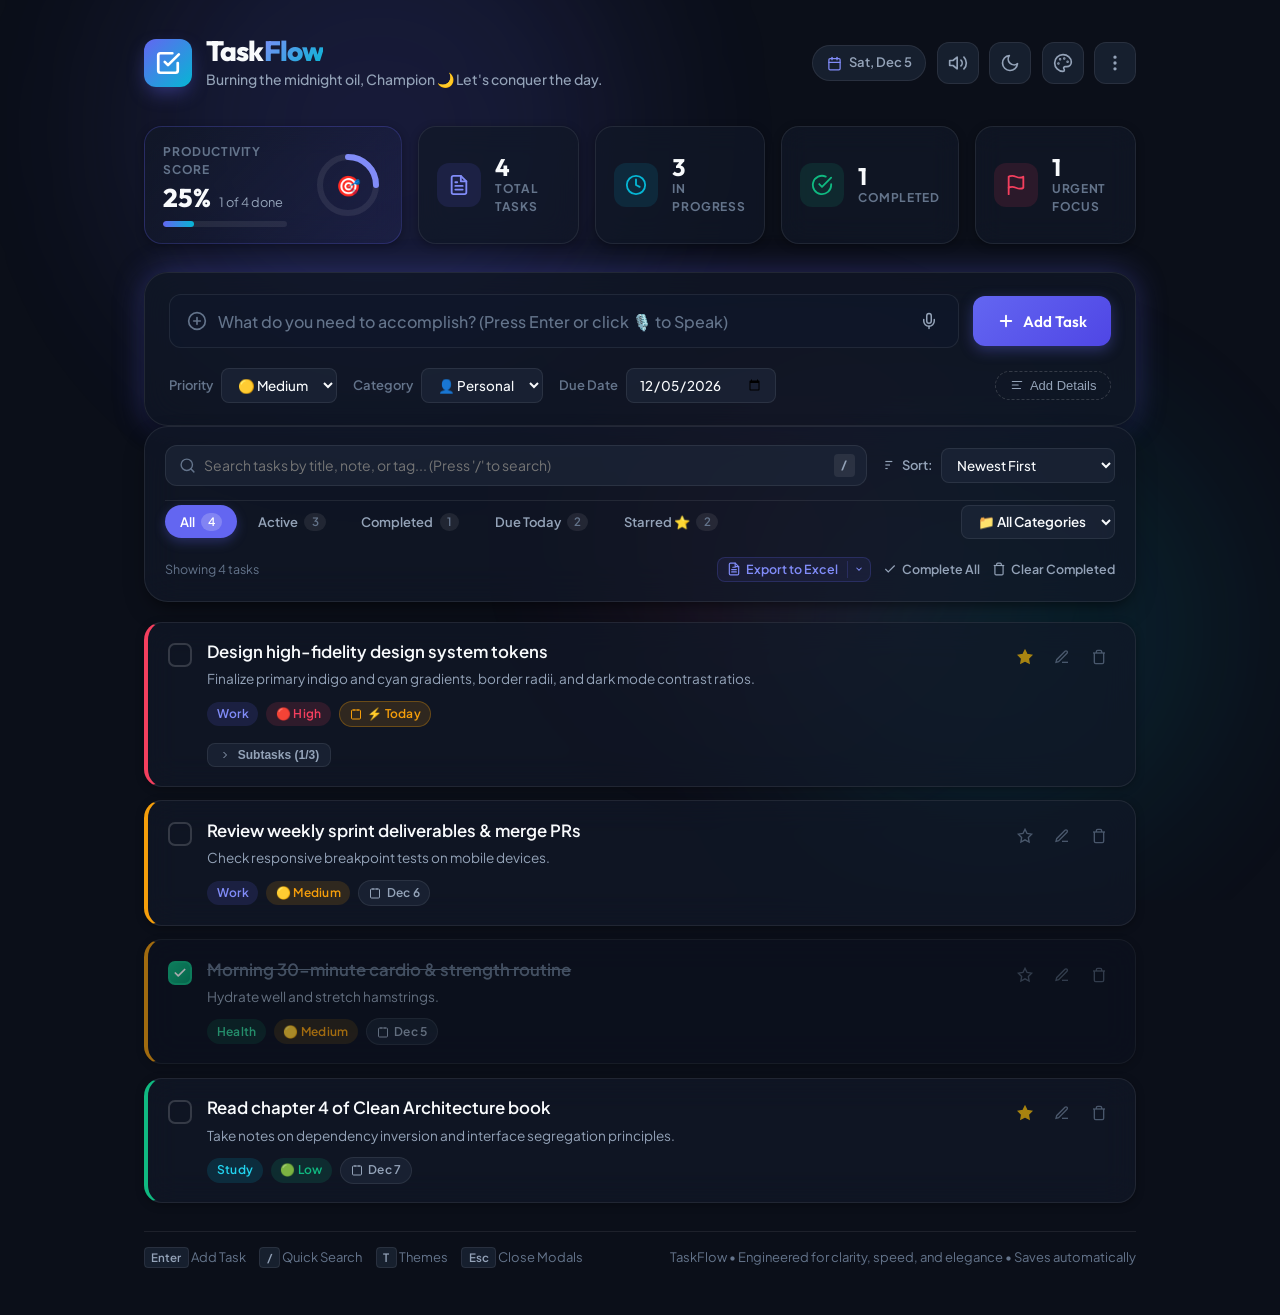
<file: index.html>
<!DOCTYPE html>
<html lang="en" data-theme="dark">
<head>
  <meta charset="UTF-8">
  <meta name="viewport" content="width=device-width, initial-scale=1.0, viewport-fit=cover">
  <meta name="theme-color" content="#0b0f19" id="meta-theme-color">
  <meta name="apple-mobile-web-app-capable" content="yes">
  <meta name="apple-mobile-web-app-status-bar-style" content="black-translucent">
  <meta name="apple-mobile-web-app-title" content="TaskFlow">
  <meta name="mobile-web-app-capable" content="yes">
  <meta name="description" content="TaskFlow - A modern, high-performance To-Do and Task Management web application featuring glassmorphism design, priority filters, smart categories, subtasks, and instant local persistence.">
  <meta name="keywords" content="todo list, task manager, productivity app, todo app, task tracker">
  <meta name="author" content="TaskFlow Productivity">
  <title>TaskFlow &mdash; Premium Task &amp; Productivity Manager</title>

  <!-- Google Fonts -->
  <link rel="preconnect" href="https://fonts.googleapis.com">
  <link rel="preconnect" href="https://fonts.gstatic.com" crossorigin>
  <link href="https://fonts.googleapis.com/css2?family=Outfit:wght@300;400;500;600;700;800&family=Plus+Jakarta+Sans:wght@400;500;600;700&display=swap" rel="stylesheet">

  <link rel="stylesheet" href="style.css">
</head>
<body>
  <!-- Canvas for celebratory particle confetti -->
  <canvas id="confetti-canvas"></canvas>

  <div class="app-background" id="app-background">
    <div class="glow-orb orb-1"></div>
    <div class="glow-orb orb-2"></div>
    <div class="glow-orb orb-3"></div>
    <div class="bg-mesh-layer"></div>
    <div class="bg-dots-layer"></div>
  </div>

  <div class="app-container">
    <!-- Header -->
    <header class="app-header">
      <div class="header-brand">
        <div class="brand-logo" aria-hidden="true">
          <svg viewBox="0 0 24 24" fill="none" stroke="currentColor" stroke-width="2.5" stroke-linecap="round" stroke-linejoin="round">
            <path d="m9 11 3 3L22 4"></path>
            <path d="M21 12v7a2 2 0 0 1-2 2H5a2 2 0 0 1-2-2V5a2 2 0 0 1 2-2h11"></path>
          </svg>
        </div>
        <div class="brand-info">
          <h1 class="brand-title">Task<span>Flow</span></h1>
          <p class="brand-greeting" id="greeting-text">Welcome back! Let's get things done.</p>
        </div>
      </div>

      <div class="header-actions">
        <!-- Live Clock & Date Badge -->
        <div class="date-badge" id="live-date-badge" title="Current Date">
          <svg width="15" height="15" viewBox="0 0 24 24" fill="none" stroke="currentColor" stroke-width="2" stroke-linecap="round" stroke-linejoin="round">
            <rect x="3" y="4" width="18" height="18" rx="2" ry="2"></rect>
            <line x1="16" y1="2" x2="16" y2="6"></line>
            <line x1="8" y1="2" x2="8" y2="6"></line>
            <line x1="3" y1="10" x2="21" y2="10"></line>
          </svg>
          <span id="current-date-display">Today</span>
        </div>

        <!-- Sound Toggle -->
        <button id="sound-toggle-btn" class="icon-button" aria-label="Toggle Sound Effects" title="Toggle Sound FX">
          <svg id="sound-icon-on" class="btn-icon" viewBox="0 0 24 24" fill="none" stroke="currentColor" stroke-width="2" stroke-linecap="round" stroke-linejoin="round">
            <polygon points="11 5 6 9 2 9 2 15 6 15 11 19 11 5"></polygon>
            <path d="M19.07 4.93a10 10 0 0 1 0 14.14M15.54 8.46a5 5 0 0 1 0 7.07"></path>
          </svg>
          <svg id="sound-icon-off" class="btn-icon hidden" viewBox="0 0 24 24" fill="none" stroke="currentColor" stroke-width="2" stroke-linecap="round" stroke-linejoin="round">
            <polygon points="11 5 6 9 2 9 2 15 6 15 11 19 11 5"></polygon>
            <line x1="23" y1="9" x2="17" y2="15"></line>
            <line x1="17" y1="9" x2="23" y2="15"></line>
          </svg>
        </button>

        <!-- Theme Quick Toggle -->
        <button id="theme-toggle-btn" class="icon-button" aria-label="Toggle Dark and Light Theme" title="Toggle Light/Dark Theme">
          <svg id="theme-icon-sun" class="btn-icon hidden" viewBox="0 0 24 24" fill="none" stroke="currentColor" stroke-width="2" stroke-linecap="round" stroke-linejoin="round">
            <circle cx="12" cy="12" r="5"></circle>
            <line x1="12" y1="1" x2="12" y2="3"></line>
            <line x1="12" y1="21" x2="12" y2="23"></line>
            <line x1="4.22" y1="4.22" x2="5.64" y2="5.64"></line>
            <line x1="18.36" y1="18.36" x2="19.78" y2="19.78"></line>
            <line x1="1" y1="12" x2="3" y2="12"></line>
            <line x1="21" y1="12" x2="23" y2="12"></line>
            <line x1="4.22" y1="19.78" x2="5.64" y2="18.36"></line>
            <line x1="18.36" y1="5.64" x2="19.78" y2="4.22"></line>
          </svg>
          <svg id="theme-icon-moon" class="btn-icon" viewBox="0 0 24 24" fill="none" stroke="currentColor" stroke-width="2" stroke-linecap="round" stroke-linejoin="round">
            <path d="M21 12.79A9 9 0 1 1 11.21 3 7 7 0 0 0 21 12.79z"></path>
          </svg>
        </button>

        <!-- Appearance & Themes Modal Open Button -->
        <button id="theme-modal-open-btn" class="icon-button" aria-label="Appearance and Color Themes" title="Customize Themes & Appearance (Press T)">
          <svg class="btn-icon" viewBox="0 0 24 24" fill="none" stroke="currentColor" stroke-width="2" stroke-linecap="round" stroke-linejoin="round">
            <circle cx="13.5" cy="6.5" r=".5" fill="currentColor"></circle>
            <circle cx="17.5" cy="10.5" r=".5" fill="currentColor"></circle>
            <circle cx="8.5" cy="7.5" r=".5" fill="currentColor"></circle>
            <circle cx="6.5" cy="12.5" r=".5" fill="currentColor"></circle>
            <path d="M12 2C6.5 2 2 6.5 2 12s4.5 10 10 10c.926 0 1.648-.746 1.648-1.688 0-.437-.18-.835-.437-1.125-.29-.289-.438-.652-.438-1.125a1.64 1.64 0 0 1 1.668-1.668h1.996c3.051 0 5.555-2.503 5.555-5.554C21.965 6.012 17.461 2 12 2z"></path>
          </svg>
        </button>

        <!-- Data Actions Dropdown Button -->
        <div class="dropdown-wrapper">
          <button id="data-menu-btn" class="icon-button" aria-label="Data Import and Export" title="Backup & Restore">
            <svg class="btn-icon" viewBox="0 0 24 24" fill="none" stroke="currentColor" stroke-width="2" stroke-linecap="round" stroke-linejoin="round">
              <circle cx="12" cy="12" r="1"></circle>
              <circle cx="12" cy="5" r="1"></circle>
              <circle cx="12" cy="19" r="1"></circle>
            </svg>
          </button>
          <div id="data-dropdown-menu" class="dropdown-menu hidden">
            <button id="appearance-menu-btn" class="dropdown-item">
              <svg width="15" height="15" viewBox="0 0 24 24" fill="none" stroke="currentColor" stroke-width="2" stroke-linecap="round" stroke-linejoin="round">
                <circle cx="13.5" cy="6.5" r=".5" fill="currentColor"></circle>
                <circle cx="17.5" cy="10.5" r=".5" fill="currentColor"></circle>
                <circle cx="8.5" cy="7.5" r=".5" fill="currentColor"></circle>
                <circle cx="6.5" cy="12.5" r=".5" fill="currentColor"></circle>
                <path d="M12 2C6.5 2 2 6.5 2 12s4.5 10 10 10c.926 0 1.648-.746 1.648-1.688 0-.437-.18-.835-.437-1.125-.29-.289-.438-.652-.438-1.125a1.64 1.64 0 0 1 1.668-1.668h1.996c3.051 0 5.555-2.503 5.555-5.554C21.965 6.012 17.461 2 12 2z"></path>
              </svg>
              Appearance &amp; Themes
            </button>
            <button id="export-excel-menu-btn" class="dropdown-item">
              <svg width="15" height="15" viewBox="0 0 24 24" fill="none" stroke="currentColor" stroke-width="2" stroke-linecap="round" stroke-linejoin="round"><path d="M14 2H6a2 2 0 0 0-2 2v16a2 2 0 0 0 2 2h12a2 2 0 0 0 2-2V8z"></path><polyline points="14 2 14 8 20 8"></polyline><path d="M8 13h8M8 17h8M10 9h4"></path></svg>
              Export Excel (.xlsx)
            </button>
            <button id="export-csv-menu-btn" class="dropdown-item">
              <svg width="15" height="15" viewBox="0 0 24 24" fill="none" stroke="currentColor" stroke-width="2" stroke-linecap="round" stroke-linejoin="round"><path d="M14 2H6a2 2 0 0 0-2 2v16a2 2 0 0 0 2 2h12a2 2 0 0 0 2-2V8z"></path><polyline points="14 2 14 8 20 8"></polyline><line x1="8" y1="13" x2="16" y2="13"></line><line x1="8" y1="17" x2="16" y2="17"></line></svg>
              Export CSV (.csv)
            </button>
            <button id="export-json-btn" class="dropdown-item">
              <svg width="15" height="15" viewBox="0 0 24 24" fill="none" stroke="currentColor" stroke-width="2"><path d="M21 15v4a2 2 0 0 1-2 2H5a2 2 0 0 1-2-2v-4"></path><polyline points="7 10 12 15 17 10"></polyline><line x1="12" y1="15" x2="12" y2="3"></line></svg>
              Export JSON
            </button>
            <label for="import-json-input" class="dropdown-item file-label">
              <svg width="15" height="15" viewBox="0 0 24 24" fill="none" stroke="currentColor" stroke-width="2"><path d="M21 15v4a2 2 0 0 1-2 2H5a2 2 0 0 1-2-2v-4"></path><polyline points="17 8 12 3 7 8"></polyline><line x1="12" y1="3" x2="12" y2="15"></line></svg>
              Import JSON
              <input type="file" id="import-json-input" accept=".json" class="hidden">
            </label>
            <button id="reset-sample-btn" class="dropdown-item text-danger">
              <svg width="15" height="15" viewBox="0 0 24 24" fill="none" stroke="currentColor" stroke-width="2"><polyline points="1 4 1 10 7 10"></polyline><path d="M3.51 15a9 9 0 1 0 2.13-9.36L1 10"></path></svg>
              Load Sample Tasks
            </button>
          </div>
        </div>
      </div>
    </header>

    <!-- Productivity Dashboard Statistics Cards -->
    <section class="stats-grid" aria-label="Task Analytics and Progress">
      <!-- Progress Bar Card -->
      <div class="stat-card progress-card">
        <div class="progress-details">
          <span class="stat-label">Productivity Score</span>
          <div class="stat-heading">
            <span class="progress-percent" id="stat-progress-percent">0%</span>
            <span class="stat-subtext" id="stat-progress-ratio">0 of 0 done</span>
          </div>
          <div class="progress-bar-track">
            <div class="progress-bar-fill" id="stat-progress-fill" style="width: 0%;"></div>
          </div>
        </div>
        <div class="progress-ring-container">
          <svg class="progress-ring" width="68" height="68">
            <circle class="progress-ring-bg" stroke="currentColor" stroke-width="6" fill="transparent" r="28" cx="34" cy="34" />
            <circle class="progress-ring-circle" id="stat-progress-circle" stroke="currentColor" stroke-width="6" stroke-dasharray="175.92" stroke-dashoffset="175.92" stroke-linecap="round" fill="transparent" r="28" cx="34" cy="34" />
          </svg>
          <span class="ring-emoji" id="progress-emoji">🎯</span>
        </div>
      </div>

      <!-- Quick Counters -->
      <div class="stat-card" data-stat-filter="all">
        <div class="stat-icon-wrapper total-icon">
          <svg viewBox="0 0 24 24" fill="none" stroke="currentColor" stroke-width="2" stroke-linecap="round" stroke-linejoin="round">
            <path d="M14 2H6a2 2 0 0 0-2 2v16a2 2 0 0 0 2 2h12a2 2 0 0 0 2-2V8z"></path>
            <polyline points="14 2 14 8 20 8"></polyline>
            <line x1="16" y1="13" x2="8" y2="13"></line>
            <line x1="16" y1="17" x2="8" y2="17"></line>
            <polyline points="10 9 9 9 8 9"></polyline>
          </svg>
        </div>
        <div class="stat-text">
          <span class="stat-number" id="count-all">0</span>
          <span class="stat-label">Total Tasks</span>
        </div>
      </div>

      <div class="stat-card" data-stat-filter="active">
        <div class="stat-icon-wrapper pending-icon">
          <svg viewBox="0 0 24 24" fill="none" stroke="currentColor" stroke-width="2" stroke-linecap="round" stroke-linejoin="round">
            <circle cx="12" cy="12" r="10"></circle>
            <polyline points="12 6 12 12 16 14"></polyline>
          </svg>
        </div>
        <div class="stat-text">
          <span class="stat-number" id="count-active">0</span>
          <span class="stat-label">In Progress</span>
        </div>
      </div>

      <div class="stat-card" data-stat-filter="completed">
        <div class="stat-icon-wrapper completed-icon">
          <svg viewBox="0 0 24 24" fill="none" stroke="currentColor" stroke-width="2" stroke-linecap="round" stroke-linejoin="round">
            <path d="M22 11.08V12a10 10 0 1 1-5.93-9.14"></path>
            <polyline points="22 4 12 14.01 9 11.01"></polyline>
          </svg>
        </div>
        <div class="stat-text">
          <span class="stat-number" id="count-completed">0</span>
          <span class="stat-label">Completed</span>
        </div>
      </div>

      <div class="stat-card" data-stat-filter="high">
        <div class="stat-icon-wrapper urgent-icon">
          <svg viewBox="0 0 24 24" fill="none" stroke="currentColor" stroke-width="2" stroke-linecap="round" stroke-linejoin="round">
            <path d="M4 15s1-1 4-1 5 2 8 2 4-1 4-1V3s-1 1-4 1-5-2-8-2-4 1-4 1z"></path>
            <line x1="4" y1="22" x2="4" y2="15"></line>
          </svg>
        </div>
        <div class="stat-text">
          <span class="stat-number" id="count-high">0</span>
          <span class="stat-label">Urgent Focus</span>
        </div>
      </div>
    </section>

    <!-- Main Content Layout -->
    <main class="app-main-grid">
      <!-- Task Creation Panel -->
      <section class="task-creator-panel glass-card" aria-label="Create New Task">
        <form id="new-task-form" class="task-form">
          <div class="form-main-row">
            <div class="input-wrapper">
              <span class="input-icon">
                <svg viewBox="0 0 24 24" fill="none" stroke="currentColor" stroke-width="2" stroke-linecap="round" stroke-linejoin="round">
                  <circle cx="12" cy="12" r="10"></circle>
                  <line x1="12" y1="8" x2="12" y2="16"></line>
                  <line x1="8" y1="12" x2="16" y2="12"></line>
                </svg>
              </span>
              <input 
                type="text" 
                id="task-title-input" 
                class="main-text-input" 
                placeholder="What do you need to accomplish? (Press Enter or click 🎙️ to Speak)" 
                maxlength="150" 
                required 
                autocomplete="off"
              >
              <button type="button" id="voice-input-btn" class="input-voice-btn" aria-label="Speech to text" title="Speech to Text (Click and speak your task)">
                <svg class="mic-icon" viewBox="0 0 24 24" fill="none" stroke="currentColor" stroke-width="2" stroke-linecap="round" stroke-linejoin="round">
                  <path d="M12 2a3 3 0 0 0-3 3v7a3 3 0 0 0 6 0V5a3 3 0 0 0-3-3z"></path>
                  <path d="M19 10v2a7 7 0 0 1-14 0v-2"></path>
                  <line x1="12" y1="19" x2="12" y2="22"></line>
                </svg>
                <span class="voice-pulse-ring"></span>
              </button>
            </div>
            <button type="submit" id="add-task-btn" class="primary-gradient-btn">
              <svg viewBox="0 0 24 24" fill="none" stroke="currentColor" stroke-width="2.5" stroke-linecap="round" stroke-linejoin="round">
                <line x1="12" y1="5" x2="12" y2="19"></line>
                <line x1="5" y1="12" x2="19" y2="12"></line>
              </svg>
              <span>Add Task</span>
            </button>
          </div>

          <!-- Live Voice Input Listening Bar -->
          <div id="voice-status-bar" class="voice-status-bar hidden">
            <span class="voice-live-dot"></span>
            <span id="voice-status-text" class="voice-status-text">Listening... Speak now</span>
            <div class="voice-soundwaves">
              <span></span><span></span><span></span><span></span><span></span>
            </div>
            <button type="button" id="voice-stop-btn" class="voice-stop-btn">Finish Voice</button>
          </div>

          <!-- Extended Task Options Accordion/Bar -->
          <div class="form-options-bar">
            <!-- Priority Selector -->
            <div class="form-option-group">
              <label for="task-priority-select" class="option-label">Priority</label>
              <div class="custom-select-wrapper">
                <select id="task-priority-select" class="form-select">
                  <option value="low">🟢 Low</option>
                  <option value="medium" selected>🟡 Medium</option>
                  <option value="high">🔴 High</option>
                </select>
              </div>
            </div>

            <!-- Category Selector -->
            <div class="form-option-group">
              <label for="task-category-select" class="option-label">Category</label>
              <div class="custom-select-wrapper">
                <select id="task-category-select" class="form-select">
                  <option value="Work">💼 Work</option>
                  <option value="Personal" selected>👤 Personal</option>
                  <option value="Study">📚 Study</option>
                  <option value="Health">💪 Health</option>
                  <option value="Finance">💰 Finance</option>
                  <option value="Creative">🎨 Creative</option>
                </select>
              </div>
            </div>

            <!-- Due Date Picker -->
            <div class="form-option-group">
              <label for="task-due-date" class="option-label">Due Date</label>
              <div class="date-input-wrapper">
                <input type="date" id="task-due-date" class="form-date-input">
              </div>
            </div>

            <!-- Toggle Details Button -->
            <button type="button" id="toggle-advanced-btn" class="text-pill-btn" aria-expanded="false" title="Add notes and subtasks">
              <svg width="14" height="14" viewBox="0 0 24 24" fill="none" stroke="currentColor" stroke-width="2" stroke-linecap="round" stroke-linejoin="round">
                <line x1="4" y1="6" x2="20" y2="6"></line>
                <line x1="4" y1="12" x2="14" y2="12"></line>
                <line x1="4" y1="18" x2="18" y2="18"></line>
              </svg>
              <span>Add Details</span>
            </button>
          </div>

          <!-- Collapsible Note & Subtasks area -->
          <div id="advanced-fields" class="advanced-fields hidden">
            <div class="form-sub-row">
              <textarea id="task-notes-input" class="form-textarea" placeholder="Add detailed notes or context..." rows="2"></textarea>
            </div>
            <div class="subtasks-input-area">
              <div class="subtask-add-row">
                <input type="text" id="subtask-quick-input" class="subtask-input" placeholder="Add a checklist item (e.g. Gather documents)">
                <button type="button" id="add-subtask-draft-btn" class="secondary-btn small-btn">+ Add Item</button>
              </div>
              <ul id="draft-subtasks-list" class="draft-subtasks-list"></ul>
            </div>
          </div>
        </form>
      </section>

      <!-- Task Explorer / Feed Section -->
      <section class="task-feed-section" aria-label="Task Management Feed">
        <!-- Control Bar: Search, Filters & Sorters -->
        <div class="feed-controls glass-card">
          <!-- Top Row: Search and Batch Actions -->
          <div class="controls-top-row">
            <div class="search-box">
              <svg class="search-icon" viewBox="0 0 24 24" fill="none" stroke="currentColor" stroke-width="2" stroke-linecap="round" stroke-linejoin="round">
                <circle cx="11" cy="11" r="8"></circle>
                <line x1="21" y1="21" x2="16.65" y2="16.65"></line>
              </svg>
              <input type="text" id="task-search-input" placeholder="Search tasks by title, note, or tag... (Press '/' to search)" autocomplete="off">
              <button id="clear-search-btn" class="clear-input-btn hidden" aria-label="Clear Search">✕</button>
              <span class="keyboard-hint" aria-hidden="true">/</span>
            </div>

            <!-- Sort By Selector -->
            <div class="sort-selector-group">
              <label for="sort-tasks-select" class="sort-label">
                <svg width="14" height="14" viewBox="0 0 24 24" fill="none" stroke="currentColor" stroke-width="2">
                  <line x1="4" y1="6" x2="16" y2="6"></line>
                  <line x1="4" y1="12" x2="12" y2="12"></line>
                  <line x1="4" y1="18" x2="8" y2="18"></line>
                </svg>
                Sort:
              </label>
              <select id="sort-tasks-select" class="form-select inline-select">
                <option value="created-desc">Newest First</option>
                <option value="created-asc">Oldest First</option>
                <option value="due-asc">Due Date (Earliest)</option>
                <option value="priority-desc">Priority (High to Low)</option>
                <option value="alpha-asc">Alphabetical (A - Z)</option>
              </select>
            </div>
          </div>

          <!-- Filter Pills Row -->
          <div class="filters-pills-row">
            <div class="filter-status-pills" role="tablist" aria-label="Task status filters">
              <button class="filter-tab active" data-filter="all" role="tab" aria-selected="true">
                All <span class="badge" id="pill-all-count">0</span>
              </button>
              <button class="filter-tab" data-filter="active" role="tab" aria-selected="false">
                Active <span class="badge" id="pill-active-count">0</span>
              </button>
              <button class="filter-tab" data-filter="completed" role="tab" aria-selected="false">
                Completed <span class="badge" id="pill-completed-count">0</span>
              </button>
              <button class="filter-tab" data-filter="today" role="tab" aria-selected="false">
                Due Today <span class="badge" id="pill-today-count">0</span>
              </button>
              <button class="filter-tab" data-filter="starred" role="tab" aria-selected="false">
                Starred ⭐ <span class="badge" id="pill-starred-count">0</span>
              </button>
            </div>

            <!-- Category Filter dropdown -->
            <div class="category-filter-wrapper">
              <select id="category-filter-select" class="form-select category-filter-select" aria-label="Filter by category">
                <option value="all">📁 All Categories</option>
                <option value="Work">💼 Work</option>
                <option value="Personal">👤 Personal</option>
                <option value="Study">📚 Study</option>
                <option value="Health">💪 Health</option>
                <option value="Finance">💰 Finance</option>
                <option value="Creative">🎨 Creative</option>
              </select>
            </div>
          </div>

          <!-- Secondary Toolbar: Bulk Actions -->
          <div class="bulk-actions-bar">
            <div class="bulk-status-info">
              <span id="active-filter-summary">Showing all tasks</span>
            </div>
            <div class="bulk-btn-group">
              <!-- Export to Excel Button & Dropdown Options -->
              <div class="export-dropdown-wrapper">
                <button id="export-excel-btn" class="subtle-link-btn export-btn" title="Export tasks to Excel spreadsheet (.xlsx)" aria-label="Export to Excel">
                  <svg width="14" height="14" viewBox="0 0 24 24" fill="none" stroke="currentColor" stroke-width="2" stroke-linecap="round" stroke-linejoin="round">
                    <path d="M14 2H6a2 2 0 0 0-2 2v16a2 2 0 0 0 2 2h12a2 2 0 0 0 2-2V8z"></path>
                    <polyline points="14 2 14 8 20 8"></polyline>
                    <path d="M8 13h8M8 17h8M10 9h4"></path>
                  </svg>
                  <span>Export to Excel</span>
                </button>
                <button id="export-options-toggle-btn" class="subtle-link-btn export-toggle-btn" title="More export options" aria-label="More export options" aria-expanded="false" aria-haspopup="true">
                  <svg width="10" height="10" viewBox="0 0 24 24" fill="none" stroke="currentColor" stroke-width="2.5"><polyline points="6 9 12 15 18 9"></polyline></svg>
                </button>
                <div id="export-quick-menu" class="dropdown-menu export-quick-menu hidden">
                  <button id="export-all-excel-btn" class="dropdown-item">
                    <svg width="14" height="14" viewBox="0 0 24 24" fill="none" stroke="currentColor" stroke-width="2"><path d="M14 2H6a2 2 0 0 0-2 2v16a2 2 0 0 0 2 2h12a2 2 0 0 0 2-2V8z"></path><polyline points="14 2 14 8 20 8"></polyline><path d="M8 13h8M8 17h8"></path></svg>
                    <span>Export All Tasks (.xlsx) <small id="export-all-count-badge" class="menu-badge">(0)</small></span>
                  </button>
                  <button id="export-filtered-excel-btn" class="dropdown-item">
                    <svg width="14" height="14" viewBox="0 0 24 24" fill="none" stroke="currentColor" stroke-width="2"><polygon points="22 3 2 3 10 12.46 10 19 14 21 14 12.46 22 3"></polygon></svg>
                    <span>Export Filtered Tasks (.xlsx) <small id="export-filtered-count-badge" class="menu-badge">(0)</small></span>
                  </button>
                  <button id="export-csv-quick-btn" class="dropdown-item">
                    <svg width="14" height="14" viewBox="0 0 24 24" fill="none" stroke="currentColor" stroke-width="2"><path d="M21 15v4a2 2 0 0 1-2 2H5a2 2 0 0 1-2-2v-4"></path><polyline points="7 10 12 15 17 10"></polyline><line x1="12" y1="15" x2="12" y2="3"></line></svg>
                    <span>Export as CSV (.csv)</span>
                  </button>
                </div>
              </div>

              <button id="mark-all-done-btn" class="subtle-link-btn" title="Mark visible tasks completed">
                <svg width="14" height="14" viewBox="0 0 24 24" fill="none" stroke="currentColor" stroke-width="2"><polyline points="20 6 9 17 4 12"></polyline></svg>
                Complete All
              </button>
              <button id="clear-completed-btn" class="subtle-link-btn text-danger" title="Remove all completed tasks">
                <svg width="14" height="14" viewBox="0 0 24 24" fill="none" stroke="currentColor" stroke-width="2"><polyline points="3 6 5 6 21 6"></polyline><path d="M19 6v14a2 2 0 0 1-2 2H7a2 2 0 0 1-2-2V6m3 0V4a2 2 0 0 1 2-2h4a2 2 0 0 1 2 2v2"></path></svg>
                Clear Completed
              </button>
            </div>
          </div>
        </div>

        <!-- Task List Container -->
        <ul id="task-list" class="task-list" aria-live="polite" aria-label="Tasks List">
          <!-- Dynamically populated via app.js -->
        </ul>

        <!-- Empty State (Shown when no tasks match) -->
        <div id="empty-state" class="empty-state hidden">
          <div class="empty-illustration">
            <svg viewBox="0 0 120 120" fill="none" xmlns="http://www.w3.org/2000/svg">
              <circle cx="60" cy="60" r="50" fill="url(#empty-gradient)" fill-opacity="0.15" stroke="currentColor" stroke-width="2" stroke-dasharray="6 6"/>
              <path d="M42 60L54 72L78 48" stroke="currentColor" stroke-width="5" stroke-linecap="round" stroke-linejoin="round"/>
              <defs>
                <linearGradient id="empty-gradient" x1="10" y1="10" x2="110" y2="110" gradientUnits="userSpaceOnUse">
                  <stop stop-color="#6366f1"/>
                  <stop offset="1" stop-color="#06b6d4"/>
                </linearGradient>
              </defs>
            </svg>
          </div>
          <h2 class="empty-title" id="empty-title-text">All Caught Up!</h2>
          <p class="empty-subtitle" id="empty-desc-text">You have no tasks in this view. Enjoy your day or add a new goal above!</p>
          <button id="empty-add-btn" class="primary-gradient-btn small-btn">
            + Create New Task
          </button>
        </div>
      </section>
    </main>

    <!-- Footer -->
    <footer class="app-footer">
      <div class="footer-shortcuts">
        <span><kbd>Enter</kbd> Add Task</span>
        <span><kbd>/</kbd> Quick Search</span>
        <span><kbd>T</kbd> Themes</span>
        <span><kbd>Esc</kbd> Close Modals</span>
      </div>
      <p class="footer-credit">TaskFlow &bull; Engineered for clarity, speed, and elegance &bull; Saves automatically</p>
    </footer>
  </div>

  <!-- Edit Task Modal -->
  <div id="edit-modal" class="modal-overlay hidden" role="dialog" aria-modal="true" aria-labelledby="edit-modal-title">
    <div class="modal-dialog glass-card">
      <div class="sheet-drag-handle" aria-hidden="true"></div>
      <div class="modal-header">
        <h3 id="edit-modal-title" class="modal-title">Edit Task Details</h3>
        <button id="close-modal-btn" class="icon-button close-btn" aria-label="Close dialog">✕</button>
      </div>
      <form id="edit-task-form" class="modal-body">
        <input type="hidden" id="edit-task-id">

        <div class="form-group">
          <div class="label-with-voice">
            <label for="edit-title-input" class="form-label">Task Title</label>
            <button type="button" class="voice-field-btn" data-voice-target="edit-title-input" title="Speak Task Title">
              <svg width="14" height="14" viewBox="0 0 24 24" fill="none" stroke="currentColor" stroke-width="2"><path d="M12 2a3 3 0 0 0-3 3v7a3 3 0 0 0 6 0V5a3 3 0 0 0-3-3z"></path><path d="M19 10v2a7 7 0 0 1-14 0v-2"></path><line x1="12" y1="19" x2="12" y2="22"></line></svg>
              <span>Voice</span>
            </button>
          </div>
          <input type="text" id="edit-title-input" class="modal-text-input" required maxlength="150">
        </div>

        <div class="form-row-2">
          <div class="form-group">
            <label for="edit-priority-select" class="form-label">Priority</label>
            <select id="edit-priority-select" class="form-select">
              <option value="low">🟢 Low Priority</option>
              <option value="medium">🟡 Medium Priority</option>
              <option value="high">🔴 High Priority</option>
            </select>
          </div>
          <div class="form-group">
            <label for="edit-category-select" class="form-label">Category</label>
            <select id="edit-category-select" class="form-select">
              <option value="Work">💼 Work</option>
              <option value="Personal">👤 Personal</option>
              <option value="Study">📚 Study</option>
              <option value="Health">💪 Health</option>
              <option value="Finance">💰 Finance</option>
              <option value="Creative">🎨 Creative</option>
            </select>
          </div>
        </div>

        <div class="form-group">
          <label for="edit-due-date" class="form-label">Due Date</label>
          <input type="date" id="edit-due-date" class="form-date-input">
        </div>

        <div class="form-group">
          <div class="label-with-voice">
            <label for="edit-notes-input" class="form-label">Description &amp; Notes</label>
            <button type="button" class="voice-field-btn" data-voice-target="edit-notes-input" title="Speak Notes">
              <svg width="14" height="14" viewBox="0 0 24 24" fill="none" stroke="currentColor" stroke-width="2"><path d="M12 2a3 3 0 0 0-3 3v7a3 3 0 0 0 6 0V5a3 3 0 0 0-3-3z"></path><path d="M19 10v2a7 7 0 0 1-14 0v-2"></path><line x1="12" y1="19" x2="12" y2="22"></line></svg>
              <span>Voice</span>
            </button>
          </div>
          <textarea id="edit-notes-input" class="form-textarea" rows="3" placeholder="Add additional details..."></textarea>
        </div>

        <div class="form-group">
          <label class="form-label">Subtasks / Checklist</label>
          <div class="subtask-add-row">
            <input type="text" id="edit-subtask-input" class="subtask-input" placeholder="Add subtask...">
            <button type="button" id="edit-subtask-add-btn" class="secondary-btn small-btn">+ Add</button>
          </div>
          <ul id="edit-subtasks-list" class="edit-subtasks-list"></ul>
        </div>

        <div class="modal-actions">
          <button type="button" id="cancel-edit-btn" class="secondary-btn">Cancel</button>
          <button type="submit" class="primary-gradient-btn">Save Changes</button>
        </div>
      </form>
    </div>
  </div>

  <!-- Appearance & Themes Customizer Modal -->
  <div id="theme-settings-modal" class="modal-overlay hidden" role="dialog" aria-modal="true" aria-labelledby="theme-modal-title">
    <div class="modal-dialog theme-modal-dialog glass-card">
      <div class="sheet-drag-handle" aria-hidden="true"></div>
      <div class="modal-header">
        <div class="modal-header-brand">
          <div class="modal-header-icon" aria-hidden="true">
            <svg width="22" height="22" viewBox="0 0 24 24" fill="none" stroke="currentColor" stroke-width="2" stroke-linecap="round" stroke-linejoin="round">
              <circle cx="13.5" cy="6.5" r=".5" fill="currentColor"></circle>
              <circle cx="17.5" cy="10.5" r=".5" fill="currentColor"></circle>
              <circle cx="8.5" cy="7.5" r=".5" fill="currentColor"></circle>
              <circle cx="6.5" cy="12.5" r=".5" fill="currentColor"></circle>
              <path d="M12 2C6.5 2 2 6.5 2 12s4.5 10 10 10c.926 0 1.648-.746 1.648-1.688 0-.437-.18-.835-.437-1.125-.29-.289-.438-.652-.438-1.125a1.64 1.64 0 0 1 1.668-1.668h1.996c3.051 0 5.555-2.503 5.555-5.554C21.965 6.012 17.461 2 12 2z"></path>
            </svg>
          </div>
          <div>
            <h3 id="theme-modal-title" class="modal-title">Appearance &amp; Themes</h3>
            <p class="modal-subtitle">Personalize your workspace aesthetic, modes, and colors</p>
          </div>
        </div>
        <button id="close-theme-modal-btn" class="icon-button close-btn" aria-label="Close appearance settings">✕</button>
      </div>

      <div class="modal-body theme-modal-body">
        <!-- Live Theme Preview Sandbox -->
        <div class="theme-preview-wrapper">
          <div class="theme-preview-header-bar">
            <span class="preview-badge-label">
              <span class="live-pulse-dot"></span> Live Theme Preview
            </span>
            <span class="preview-theme-indicator" id="preview-active-name">TaskFlow Indigo</span>
          </div>

          <div class="theme-preview-sandbox" id="theme-preview-box" data-theme="dark" data-theme-preset="default" data-bg-style="orbs">
            <div class="preview-mini-background">
              <div class="preview-glow-orb preview-orb-1"></div>
              <div class="preview-glow-orb preview-orb-2"></div>
              <div class="preview-mesh-layer"></div>
              <div class="preview-dots-layer"></div>
            </div>

            <!-- Mini Task Card in Preview -->
            <div class="preview-task-card">
              <div class="preview-task-top">
                <div class="preview-checkbox checked">
                  <svg viewBox="0 0 24 24" fill="none" stroke="currentColor" stroke-width="3" stroke-linecap="round" stroke-linejoin="round">
                    <polyline points="20 6 9 17 4 12"></polyline>
                  </svg>
                </div>
                <div class="preview-task-text">
                  <span class="preview-task-title">Launch high-productivity workspace</span>
                  <span class="preview-task-desc">Sleek glassmorphism with accessible contrast</span>
                </div>
                <div class="preview-star-icon">⭐</div>
              </div>

              <div class="preview-tags-row">
                <span class="badge-pill badge-cat-Work">Work</span>
                <span class="badge-pill badge-priority-high">🔴 High</span>
                <span class="badge-pill badge-status badge-status-inprogress" id="preview-status-pill">
                  <span class="status-icon">🔄</span> In Progress
                </span>
                <span class="badge-pill badge-due is-today">⚡ Today</span>
              </div>
            </div>

            <!-- Mini Action & Progress Bar -->
            <div class="preview-bottom-bar">
              <div class="preview-progress-track">
                <div class="preview-progress-fill" style="width: 70%;"></div>
              </div>
              <button type="button" class="primary-gradient-btn preview-sample-btn">
                <span>Active Accent</span>
              </button>
            </div>
          </div>
        </div>

        <!-- Section 1: Appearance Mode -->
        <div class="theme-section">
          <div class="theme-section-title-wrap">
            <h4 class="theme-section-title">Appearance Mode</h4>
            <p class="theme-section-desc">Select light, dark, or automatic system appearance</p>
          </div>
          <div class="mode-options-grid" role="radiogroup" aria-label="Appearance Mode">
            <button type="button" class="mode-card" data-mode="light" role="radio" aria-checked="false">
              <div class="mode-icon-circle">
                <svg viewBox="0 0 24 24" fill="none" stroke="currentColor" stroke-width="2" stroke-linecap="round" stroke-linejoin="round">
                  <circle cx="12" cy="12" r="5"></circle>
                  <line x1="12" y1="1" x2="12" y2="3"></line>
                  <line x1="12" y1="21" x2="12" y2="23"></line>
                  <line x1="4.22" y1="4.22" x2="5.64" y2="5.64"></line>
                  <line x1="18.36" y1="18.36" x2="19.78" y2="19.78"></line>
                  <line x1="1" y1="12" x2="3" y2="12"></line>
                  <line x1="21" y1="12" x2="23" y2="12"></line>
                  <line x1="4.22" y1="19.78" x2="5.64" y2="18.36"></line>
                  <line x1="18.36" y1="5.64" x2="19.78" y2="4.22"></line>
                </svg>
              </div>
              <span class="mode-name">Light Mode</span>
              <span class="mode-desc">Crisp, clean daytime theme</span>
            </button>

            <button type="button" class="mode-card active" data-mode="dark" role="radio" aria-checked="true">
              <div class="mode-icon-circle">
                <svg viewBox="0 0 24 24" fill="none" stroke="currentColor" stroke-width="2" stroke-linecap="round" stroke-linejoin="round">
                  <path d="M21 12.79A9 9 0 1 1 11.21 3 7 7 0 0 0 21 12.79z"></path>
                </svg>
              </div>
              <span class="mode-name">Dark Mode</span>
              <span class="mode-desc">Deep glassmorphism for low-light</span>
            </button>

            <button type="button" class="mode-card" data-mode="system" role="radio" aria-checked="false">
              <div class="mode-icon-circle">
                <svg viewBox="0 0 24 24" fill="none" stroke="currentColor" stroke-width="2" stroke-linecap="round" stroke-linejoin="round">
                  <rect x="2" y="3" width="20" height="14" rx="2" ry="2"></rect>
                  <line x1="8" y1="21" x2="16" y2="21"></line>
                  <line x1="12" y1="17" x2="12" y2="21"></line>
                </svg>
              </div>
              <span class="mode-name">System Auto</span>
              <span class="mode-desc">Sync with OS preference</span>
            </button>
          </div>
        </div>

        <!-- Section 2: Color Theme Presets -->
        <div class="theme-section">
          <div class="theme-section-title-wrap">
            <h4 class="theme-section-title">Color Theme Presets</h4>
            <p class="theme-section-desc">Handcrafted color schemes tailored for focus and aesthetics</p>
          </div>
          <div class="theme-presets-grid" role="radiogroup" aria-label="Color Themes">
            <!-- Preset: Default Indigo -->
            <button type="button" class="preset-card active" data-preset="default" role="radio" aria-checked="true">
              <div class="preset-swatches">
                <span class="swatch-bubble" style="background: #6366f1;"></span>
                <span class="swatch-bubble" style="background: #06b6d4;"></span>
              </div>
              <div class="preset-info">
                <span class="preset-name">TaskFlow Indigo</span>
                <span class="preset-tag">Default Signature</span>
              </div>
              <div class="preset-check">✓</div>
            </button>

            <!-- Preset: Ocean Blue -->
            <button type="button" class="preset-card" data-preset="ocean-blue" role="radio" aria-checked="false">
              <div class="preset-swatches">
                <span class="swatch-bubble" style="background: #0284c7;"></span>
                <span class="swatch-bubble" style="background: #06b6d4;"></span>
              </div>
              <div class="preset-info">
                <span class="preset-name">Ocean Blue</span>
                <span class="preset-tag">Sapphire &amp; Aqua</span>
              </div>
              <div class="preset-check">✓</div>
            </button>

            <!-- Preset: Forest Green -->
            <button type="button" class="preset-card" data-preset="forest-green" role="radio" aria-checked="false">
              <div class="preset-swatches">
                <span class="swatch-bubble" style="background: #059669;"></span>
                <span class="swatch-bubble" style="background: #34d399;"></span>
              </div>
              <div class="preset-info">
                <span class="preset-name">Forest Green</span>
                <span class="preset-tag">Emerald &amp; Mint</span>
              </div>
              <div class="preset-check">✓</div>
            </button>

            <!-- Preset: Purple Dream -->
            <button type="button" class="preset-card" data-preset="purple-dream" role="radio" aria-checked="false">
              <div class="preset-swatches">
                <span class="swatch-bubble" style="background: #7c3aed;"></span>
                <span class="swatch-bubble" style="background: #d946ef;"></span>
              </div>
              <div class="preset-info">
                <span class="preset-name">Purple Dream</span>
                <span class="preset-tag">Violet &amp; Magenta</span>
              </div>
              <div class="preset-check">✓</div>
            </button>

            <!-- Preset: Sunset Orange -->
            <button type="button" class="preset-card" data-preset="sunset-orange" role="radio" aria-checked="false">
              <div class="preset-swatches">
                <span class="swatch-bubble" style="background: #ea580c;"></span>
                <span class="swatch-bubble" style="background: #f59e0b;"></span>
              </div>
              <div class="preset-info">
                <span class="preset-name">Sunset Orange</span>
                <span class="preset-tag">Coral &amp; Amber</span>
              </div>
              <div class="preset-check">✓</div>
            </button>

            <!-- Preset: Rose Pink -->
            <button type="button" class="preset-card" data-preset="rose-pink" role="radio" aria-checked="false">
              <div class="preset-swatches">
                <span class="swatch-bubble" style="background: #e11d48;"></span>
                <span class="swatch-bubble" style="background: #fb7185;"></span>
              </div>
              <div class="preset-info">
                <span class="preset-name">Rose Pink</span>
                <span class="preset-tag">Ruby &amp; Blush</span>
              </div>
              <div class="preset-check">✓</div>
            </button>

            <!-- Preset: Midnight -->
            <button type="button" class="preset-card" data-preset="midnight" role="radio" aria-checked="false">
              <div class="preset-swatches">
                <span class="swatch-bubble" style="background: #030712; border: 1px solid rgba(255,255,255,0.25);"></span>
                <span class="swatch-bubble" style="background: #818cf8;"></span>
              </div>
              <div class="preset-info">
                <span class="preset-name">Midnight</span>
                <span class="preset-tag">Stealth Onyx</span>
              </div>
              <div class="preset-check">✓</div>
            </button>

            <!-- Preset: Custom -->
            <button type="button" class="preset-card" data-preset="custom" role="radio" aria-checked="false" id="preset-card-custom">
              <div class="preset-swatches">
                <span class="swatch-bubble custom-swatch-display" id="custom-swatch-bubble" style="background: #6366f1;"></span>
                <span class="swatch-bubble" style="background: linear-gradient(135deg, #f43f5e, #8b5cf6, #06b6d4);"></span>
              </div>
              <div class="preset-info">
                <span class="preset-name">Custom Accent</span>
                <span class="preset-tag" id="custom-accent-label">Personal Hex Code</span>
              </div>
              <div class="preset-check">✓</div>
            </button>
          </div>
        </div>

        <!-- Section 3: Custom Accent Color Picker -->
        <div class="theme-section custom-accent-section" id="custom-accent-section">
          <div class="theme-section-title-wrap">
            <h4 class="theme-section-title">Custom Accent Color</h4>
            <p class="theme-section-desc">Choose a curated accent or pick your own custom brand color</p>
          </div>
          <div class="custom-color-controls">
            <div class="color-swatches-palette" aria-label="Curated accent colors">
              <button type="button" class="color-dot active" data-color="#6366f1" style="--dot-color: #6366f1;" title="Indigo (#6366f1)"></button>
              <button type="button" class="color-dot" data-color="#0284c7" style="--dot-color: #0284c7;" title="Sky Azure (#0284c7)"></button>
              <button type="button" class="color-dot" data-color="#06b6d4" style="--dot-color: #06b6d4;" title="Cyan (#06b6d4)"></button>
              <button type="button" class="color-dot" data-color="#10b981" style="--dot-color: #10b981;" title="Emerald (#10b981)"></button>
              <button type="button" class="color-dot" data-color="#8b5cf6" style="--dot-color: #8b5cf6;" title="Violet (#8b5cf6)"></button>
              <button type="button" class="color-dot" data-color="#ec4899" style="--dot-color: #ec4899;" title="Fuchsia (#ec4899)"></button>
              <button type="button" class="color-dot" data-color="#f43f5e" style="--dot-color: #f43f5e;" title="Rose (#f43f5e)"></button>
              <button type="button" class="color-dot" data-color="#f59e0b" style="--dot-color: #f59e0b;" title="Amber (#f59e0b)"></button>
              <button type="button" class="color-dot" data-color="#ea580c" style="--dot-color: #ea580c;" title="Orange (#ea580c)"></button>
              <button type="button" class="color-dot" data-color="#14b8a6" style="--dot-color: #14b8a6;" title="Teal (#14b8a6)"></button>
            </div>
            <div class="custom-picker-row">
              <label for="custom-accent-color-input" class="custom-color-btn-wrapper" title="Click to open full color spectrum">
                <input type="color" id="custom-accent-color-input" value="#6366f1">
                <span class="color-preview-circle" id="custom-color-preview-circle" style="background-color: #6366f1;"></span>
                <span>Color Spectrum</span>
              </label>
              <div class="hex-input-group">
                <span class="hex-prefix">#</span>
                <input type="text" id="custom-accent-hex-input" class="hex-input" value="6366f1" maxlength="6" placeholder="6366f1" aria-label="Custom Hex Code">
              </div>
            </div>
          </div>
        </div>

        <!-- Section 4: Background Style -->
        <div class="theme-section">
          <div class="theme-section-title-wrap">
            <h4 class="theme-section-title">Background Style</h4>
            <p class="theme-section-desc">Select visual ambient depth and backdrop texture</p>
          </div>
          <div class="bg-styles-grid" role="radiogroup" aria-label="Background Style">
            <button type="button" class="bg-style-card active" data-bg="orbs" role="radio" aria-checked="true">
              <div class="bg-style-preview preview-style-orbs">
                <span class="mini-orb mini-orb-1"></span>
                <span class="mini-orb mini-orb-2"></span>
              </div>
              <span class="bg-style-name">Glowing Orbs</span>
              <span class="bg-style-desc">Dynamic floating spheres</span>
            </button>

            <button type="button" class="bg-style-card" data-bg="mesh" role="radio" aria-checked="false">
              <div class="bg-style-preview preview-style-mesh"></div>
              <span class="bg-style-name">Subtle Mesh</span>
              <span class="bg-style-desc">Smooth atmospheric gradient</span>
            </button>

            <button type="button" class="bg-style-card" data-bg="dots" role="radio" aria-checked="false">
              <div class="bg-style-preview preview-style-dots"></div>
              <span class="bg-style-name">Geometric Dots</span>
              <span class="bg-style-desc">Clean dot-matrix grid</span>
            </button>

            <button type="button" class="bg-style-card" data-bg="clean" role="radio" aria-checked="false">
              <div class="bg-style-preview preview-style-clean"></div>
              <span class="bg-style-name">Clean Minimal</span>
              <span class="bg-style-desc">Distraction-free solid</span>
            </button>
          </div>
        </div>

        <!-- Section 5: Distinguishable Task Status Reference -->
        <div class="theme-section">
          <div class="theme-section-title-wrap">
            <h4 class="theme-section-title">Distinguishable Task Status Indicators</h4>
            <p class="theme-section-desc">Consistent visual hierarchy across all appearance modes</p>
          </div>
          <div class="status-samples-grid">
            <div class="status-sample-card">
              <span class="badge-pill badge-status badge-status-pending">
                <span class="status-icon">⏱️</span> Pending
              </span>
              <span class="status-sample-caption">Not started yet</span>
            </div>
            <div class="status-sample-card">
              <span class="badge-pill badge-status badge-status-inprogress">
                <span class="status-icon">🔄</span> In Progress
              </span>
              <span class="status-sample-caption">Subtasks / Due Today</span>
            </div>
            <div class="status-sample-card">
              <span class="badge-pill badge-status badge-status-completed">
                <span class="status-icon">✅</span> Completed
              </span>
              <span class="status-sample-caption">Task accomplished</span>
            </div>
            <div class="status-sample-card">
              <span class="badge-pill badge-status badge-status-overdue">
                <span class="status-icon">⚠️</span> Overdue
              </span>
              <span class="status-sample-caption">Past scheduled due date</span>
            </div>
          </div>
        </div>
      </div>

      <div class="modal-actions theme-modal-actions">
        <button type="button" id="reset-theme-btn" class="secondary-btn text-muted" title="Restore default TaskFlow Indigo appearance">
          <svg width="14" height="14" viewBox="0 0 24 24" fill="none" stroke="currentColor" stroke-width="2"><path d="M3 12a9 9 0 1 0 9-9 9.75 9.75 0 0 0-6.74 2.74L3 8"></path><path d="M3 3v5h5"></path></svg>
          Reset Defaults
        </button>
        <div class="modal-actions-right">
          <button type="button" id="cancel-theme-btn" class="secondary-btn">Cancel</button>
          <button type="button" id="save-theme-btn" class="primary-gradient-btn">
            <svg width="15" height="15" viewBox="0 0 24 24" fill="none" stroke="currentColor" stroke-width="2.5"><polyline points="20 6 9 17 4 12"></polyline></svg>
            Apply Theme
          </button>
        </div>
      </div>
    </div>
  </div>

  <!-- Toast Notification System -->
  <div id="toast-container" class="toast-container" aria-live="assertive"></div>

  <!-- Floating Action Button for Mobile Quick Task Add -->
  <button id="mobile-add-fab" class="mobile-add-fab hidden-fab" aria-label="Add New Task" title="Create New Task">
    <svg viewBox="0 0 24 24" fill="none" stroke="currentColor" stroke-width="2.5" stroke-linecap="round" stroke-linejoin="round">
      <line x1="12" y1="5" x2="12" y2="19"></line>
      <line x1="5" y1="12" x2="19" y2="12"></line>
    </svg>
  </button>

  <script src="app.js"></script>
</body>
</html>
</file>
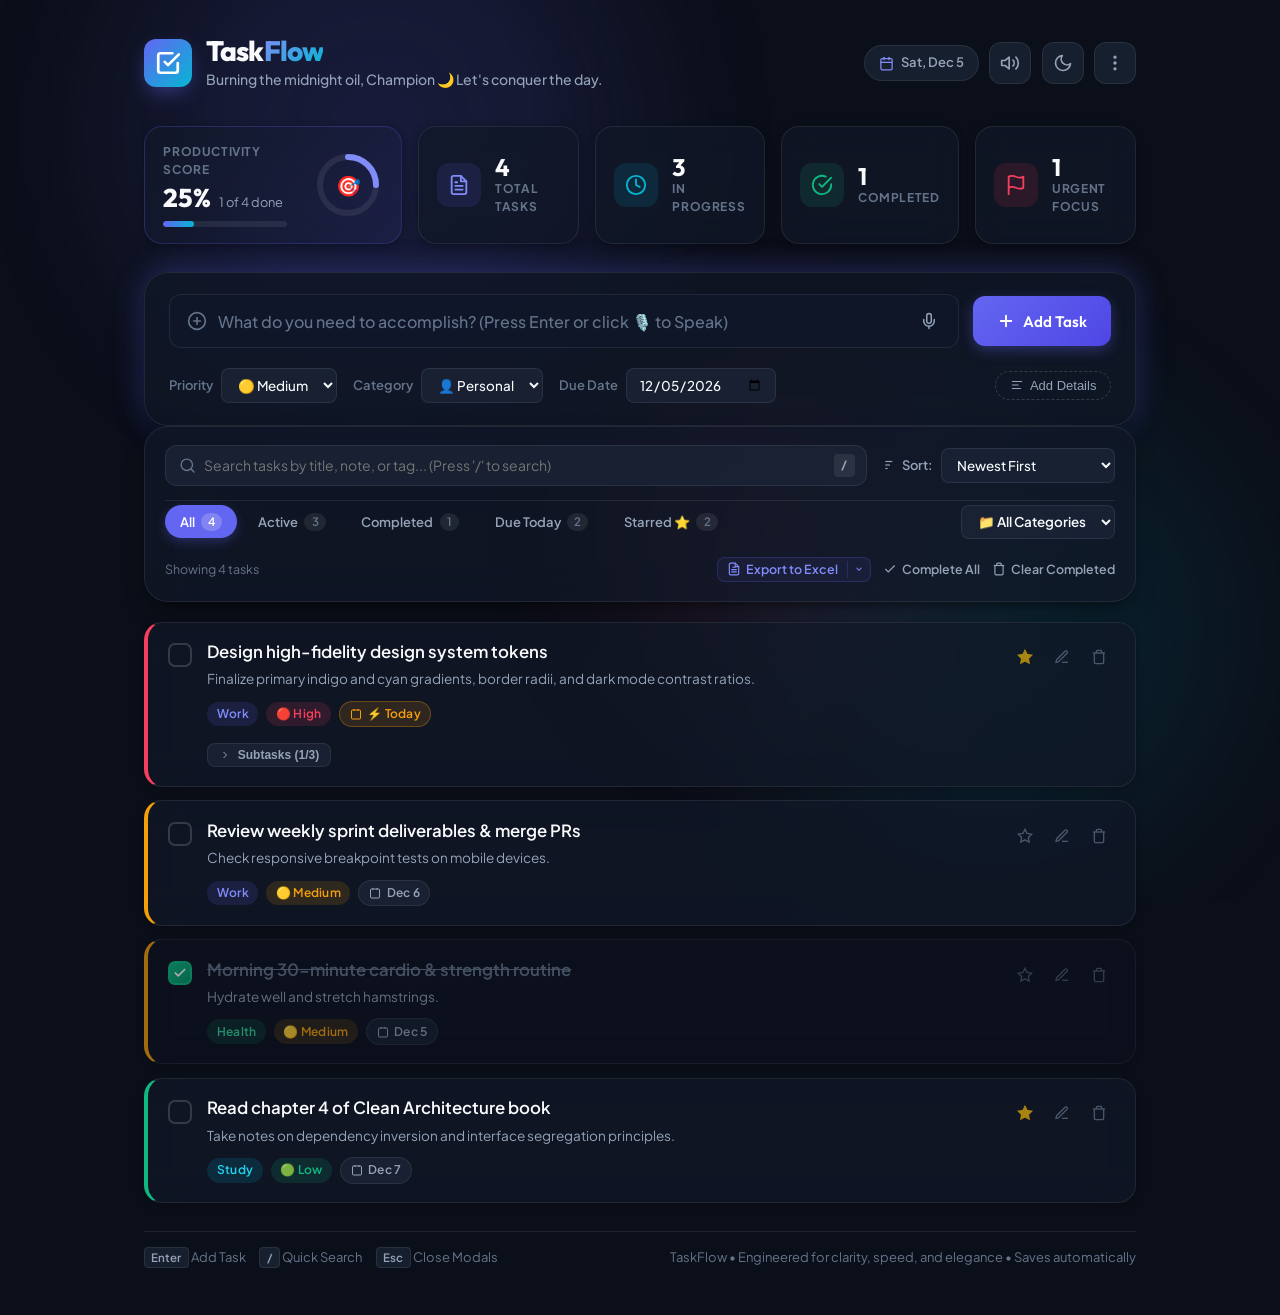
<file: index.standalone.html>
﻿<!DOCTYPE html>
<html lang="en" data-theme="dark">
<head>
  <meta charset="UTF-8">
  <meta name="viewport" content="width=device-width, initial-scale=1.0, viewport-fit=cover">
  <meta name="theme-color" content="#0b0f19" id="meta-theme-color">
  <meta name="apple-mobile-web-app-capable" content="yes">
  <meta name="apple-mobile-web-app-status-bar-style" content="black-translucent">
  <meta name="apple-mobile-web-app-title" content="TaskFlow">
  <meta name="mobile-web-app-capable" content="yes">
  <meta name="description" content="TaskFlow - A modern, high-performance To-Do and Task Management web application featuring glassmorphism design, priority filters, smart categories, subtasks, and instant local persistence.">
  <meta name="keywords" content="todo list, task manager, productivity app, todo app, task tracker">
  <meta name="author" content="TaskFlow Productivity">
  <title>TaskFlow &mdash; Premium Task &amp; Productivity Manager</title>

  <!-- Google Fonts -->
  <link rel="preconnect" href="https://fonts.googleapis.com">
  <link rel="preconnect" href="https://fonts.gstatic.com" crossorigin>
  <link href="https://fonts.googleapis.com/css2?family=Outfit:wght@300;400;500;600;700;800&family=Plus+Jakarta+Sans:wght@400;500;600;700&display=swap" rel="stylesheet">

  <style>
/* ==========================================================================
   TaskFlow Design System & Core Styles
   Modern Glassmorphism & High-Productivity Interface
   ========================================================================== */

:root {
  /* Fonts */
  --font-heading: 'Outfit', -apple-system, BlinkMacSystemFont, 'Segoe UI', Roboto, sans-serif;
  --font-body: 'Plus Jakarta Sans', -apple-system, BlinkMacSystemFont, 'Segoe UI', Roboto, sans-serif;

  /* Universal Color Accents */
  --primary-500: #6366f1;
  --primary-600: #4f46e5;
  --primary-400: #818cf8;
  --accent-cyan: #06b6d4;
  --accent-teal: #14b8a6;
  --accent-pink: #ec4899;
  --accent-emerald: #10b981;
  --accent-amber: #f59e0b;
  --accent-rose: #f43f5e;

  /* Priority Badges */
  --priority-high: #f43f5e;
  --priority-high-bg: rgba(244, 63, 94, 0.14);
  --priority-medium: #f59e0b;
  --priority-medium-bg: rgba(245, 158, 11, 0.14);
  --priority-low: #10b981;
  --priority-low-bg: rgba(16, 185, 129, 0.14);

  /* Categories Color Palette */
  --cat-work: #6366f1;
  --cat-personal: #ec4899;
  --cat-study: #06b6d4;
  --cat-health: #10b981;
  --cat-finance: #f59e0b;
  --cat-creative: #8b5cf6;

  /* Radii */
  --radius-sm: 8px;
  --radius-md: 12px;
  --radius-lg: 18px;
  --radius-xl: 24px;
  --radius-pill: 9999px;

  /* Transitions */
  --transition-fast: 0.15s cubic-bezier(0.4, 0, 0.2, 1);
  --transition-normal: 0.25s cubic-bezier(0.4, 0, 0.2, 1);
  --transition-bounce: 0.4s cubic-bezier(0.34, 1.56, 0.64, 1);

  /* Mobile & Safe Area Tokens */
  --safe-top: env(safe-area-inset-top, 0px);
  --safe-bottom: env(safe-area-inset-bottom, 0px);
  --safe-left: env(safe-area-inset-left, 0px);
  --safe-right: env(safe-area-inset-right, 0px);
  --touch-min-height: 44px;
}

/* ==========================================================================
   Dark Theme (Default)
   ========================================================================== */
[data-theme="dark"] {
  --bg-app: #0b0f19;
  --bg-card: rgba(17, 24, 39, 0.72);
  --bg-card-hover: rgba(26, 36, 56, 0.85);
  --bg-surface: rgba(30, 41, 59, 0.65);
  --bg-input: rgba(15, 23, 42, 0.75);
  
  --border-subtle: rgba(255, 255, 255, 0.08);
  --border-medium: rgba(255, 255, 255, 0.16);
  --border-active: rgba(99, 102, 241, 0.6);

  --text-main: #f8fafc;
  --text-muted: #94a3b8;
  --text-dim: #64748b;
  --text-inverse: #0b0f19;

  --shadow-sm: 0 2px 8px rgba(0, 0, 0, 0.3);
  --shadow-md: 0 10px 25px -5px rgba(0, 0, 0, 0.4), 0 8px 10px -6px rgba(0, 0, 0, 0.3);
  --shadow-lg: 0 20px 40px -10px rgba(0, 0, 0, 0.6);
  --shadow-glow: 0 0 30px rgba(99, 102, 241, 0.35);

  --orb-1: rgba(99, 102, 241, 0.18);
  --orb-2: rgba(6, 182, 212, 0.14);
  --orb-3: rgba(236, 72, 153, 0.12);
}

/* ==========================================================================
   Light Theme
   ========================================================================== */
[data-theme="light"] {
  --bg-app: #f1f5f9;
  --bg-card: rgba(255, 255, 255, 0.82);
  --bg-card-hover: rgba(255, 255, 255, 0.95);
  --bg-surface: rgba(241, 245, 249, 0.8);
  --bg-input: #ffffff;

  --border-subtle: rgba(0, 0, 0, 0.08);
  --border-medium: rgba(0, 0, 0, 0.14);
  --border-active: rgba(99, 102, 241, 0.7);

  --text-main: #0f172a;
  --text-muted: #475569;
  --text-dim: #94a3b8;
  --text-inverse: #ffffff;

  --shadow-sm: 0 2px 8px rgba(0, 0, 0, 0.04);
  --shadow-md: 0 10px 25px -5px rgba(100, 116, 139, 0.12), 0 4px 6px -4px rgba(100, 116, 139, 0.08);
  --shadow-lg: 0 20px 35px -8px rgba(100, 116, 139, 0.18);
  --shadow-glow: 0 0 25px rgba(99, 102, 241, 0.2);

  --orb-1: rgba(99, 102, 241, 0.12);
  --orb-2: rgba(6, 182, 212, 0.1);
  --orb-3: rgba(236, 72, 153, 0.08);
}

/* ==========================================================================
   CSS Reset & Base
   ========================================================================== */
*, *::before, *::after {
  box-sizing: border-box;
  margin: 0;
  padding: 0;
  -webkit-tap-highlight-color: transparent;
}

button, input, select, textarea, a, [role="tab"], .custom-checkbox-btn, .task-action-btn, .subtask-item {
  touch-action: manipulation;
}

html {
  font-size: 16px;
  scroll-behavior: smooth;
  height: 100%;
}

body {
  font-family: var(--font-body);
  background-color: var(--bg-app);
  color: var(--text-main);
  min-height: 100vh;
  line-height: 1.5;
  -webkit-font-smoothing: antialiased;
  -moz-osx-font-smoothing: grayscale;
  overflow-x: hidden;
  position: relative;
  transition: background-color 0.3s ease, color 0.3s ease;
}

/* Confetti Canvas Overlay */
#confetti-canvas {
  position: fixed;
  inset: 0;
  width: 100vw;
  height: 100vh;
  pointer-events: none;
  z-index: 9999;
}

/* Ambient Animated Glow Background */
.app-background {
  position: fixed;
  inset: 0;
  pointer-events: none;
  z-index: 0;
  overflow: hidden;
}

.glow-orb {
  position: absolute;
  border-radius: 50%;
  filter: blur(90px);
  opacity: 0.8;
  animation: floatOrb 18s ease-in-out infinite alternate;
}

.orb-1 {
  width: 500px;
  height: 500px;
  background: var(--orb-1);
  top: -120px;
  left: 10%;
  animation-duration: 22s;
}

.orb-2 {
  width: 450px;
  height: 450px;
  background: var(--orb-2);
  bottom: 5%;
  right: 5%;
  animation-duration: 26s;
}

.orb-3 {
  width: 350px;
  height: 350px;
  background: var(--orb-3);
  top: 40%;
  right: 25%;
  animation-duration: 18s;
}

@keyframes floatOrb {
  0% { transform: translate(0, 0) scale(1); }
  50% { transform: translate(40px, 30px) scale(1.08); }
  100% { transform: translate(-30px, 50px) scale(0.95); }
}

/* Layout Container */
.app-container {
  position: relative;
  z-index: 1;
  max-width: 1040px;
  margin: 0 auto;
  padding: 2.25rem 1.5rem 3rem;
  display: flex;
  flex-direction: column;
  gap: 1.75rem;
}

/* Glassmorphism Card Utility */
.glass-card {
  background: var(--bg-card);
  backdrop-filter: blur(18px);
  -webkit-backdrop-filter: blur(18px);
  border: 1px solid var(--border-subtle);
  border-radius: var(--radius-xl);
  box-shadow: var(--shadow-md);
  transition: border-color var(--transition-normal), box-shadow var(--transition-normal);
}

.glass-card:hover {
  border-color: var(--border-medium);
}

/* ==========================================================================
   Header Component
   ========================================================================== */
.app-header {
  display: flex;
  justify-content: space-between;
  align-items: center;
  flex-wrap: wrap;
  gap: 1.25rem;
  padding-bottom: 0.5rem;
}

.header-brand {
  display: flex;
  align-items: center;
  gap: 0.875rem;
}

.brand-logo {
  width: 48px;
  height: 48px;
  border-radius: var(--radius-md);
  background: linear-gradient(135deg, var(--primary-500), var(--accent-cyan));
  display: flex;
  align-items: center;
  justify-content: center;
  color: #ffffff;
  box-shadow: 0 8px 20px -4px rgba(99, 102, 241, 0.45);
  transition: transform var(--transition-bounce);
}

.brand-logo:hover {
  transform: rotate(-6deg) scale(1.06);
}

.brand-logo svg {
  width: 26px;
  height: 26px;
}

.brand-title {
  font-family: var(--font-heading);
  font-size: 1.75rem;
  font-weight: 800;
  letter-spacing: -0.03em;
  color: var(--text-main);
  line-height: 1.1;
}

.brand-title span {
  background: linear-gradient(135deg, var(--primary-400), var(--accent-cyan));
  -webkit-background-clip: text;
  -webkit-text-fill-color: transparent;
}

.brand-greeting {
  font-size: 0.875rem;
  color: var(--text-muted);
  margin-top: 0.15rem;
  font-weight: 500;
}

.header-actions {
  display: flex;
  align-items: center;
  gap: 0.65rem;
}

/* Date Badge */
.date-badge {
  display: inline-flex;
  align-items: center;
  gap: 0.45rem;
  padding: 0.45rem 0.85rem;
  background: var(--bg-surface);
  border: 1px solid var(--border-subtle);
  border-radius: var(--radius-pill);
  font-size: 0.8125rem;
  font-weight: 600;
  color: var(--text-muted);
}

.date-badge svg {
  color: var(--primary-400);
}

/* Icon Buttons */
.icon-button {
  background: var(--bg-surface);
  border: 1px solid var(--border-subtle);
  color: var(--text-muted);
  width: 42px;
  height: 42px;
  border-radius: var(--radius-md);
  display: flex;
  align-items: center;
  justify-content: center;
  cursor: pointer;
  transition: all var(--transition-fast);
  position: relative;
}

.icon-button:hover {
  background: var(--bg-card-hover);
  color: var(--text-main);
  border-color: var(--border-medium);
  transform: translateY(-2px);
  box-shadow: var(--shadow-sm);
}

.icon-button:active {
  transform: translateY(0) scale(0.96);
}

.btn-icon {
  width: 20px;
  height: 20px;
}

/* Dropdown Menu */
.dropdown-wrapper {
  position: relative;
}

.dropdown-menu {
  position: absolute;
  top: calc(100% + 8px);
  right: 0;
  background: var(--bg-card);
  backdrop-filter: blur(20px);
  border: 1px solid var(--border-medium);
  border-radius: var(--radius-lg);
  box-shadow: var(--shadow-lg);
  padding: 0.5rem;
  min-width: 190px;
  z-index: 100;
  display: flex;
  flex-direction: column;
  gap: 0.25rem;
  animation: fadeInDown 0.18s ease-out;
}

.dropdown-item {
  display: flex;
  align-items: center;
  gap: 0.65rem;
  padding: 0.55rem 0.85rem;
  border: none;
  background: transparent;
  color: var(--text-main);
  font-family: var(--font-body);
  font-size: 0.875rem;
  font-weight: 500;
  border-radius: var(--radius-sm);
  cursor: pointer;
  transition: background var(--transition-fast);
  text-align: left;
  width: 100%;
}

.dropdown-item:hover {
  background: var(--bg-surface);
}

.dropdown-item.text-danger:hover {
  background: rgba(244, 63, 94, 0.12);
  color: var(--accent-rose);
}

.file-label {
  cursor: pointer;
}

/* ==========================================================================
   Productivity Stats Dashboard Cards
   ========================================================================== */
.stats-grid {
  display: grid;
  grid-template-columns: 1.6fr 1fr 1fr 1fr 1fr;
  gap: 1rem;
}

.stat-card {
  background: var(--bg-card);
  backdrop-filter: blur(14px);
  border: 1px solid var(--border-subtle);
  border-radius: var(--radius-lg);
  padding: 1rem 1.15rem;
  display: flex;
  align-items: center;
  gap: 0.875rem;
  box-shadow: var(--shadow-sm);
  transition: all var(--transition-normal);
  cursor: pointer;
}

.stat-card:hover {
  transform: translateY(-2px);
  border-color: var(--border-medium);
  box-shadow: var(--shadow-md);
}

.stat-card.active-stat-card {
  border-color: var(--primary-400);
  background: var(--bg-card-hover);
}

/* Progress Stat Card Special Styling */
.progress-card {
  grid-column: span 1;
  justify-content: space-between;
  background: linear-gradient(135deg, var(--bg-card), rgba(99, 102, 241, 0.08));
  border-color: rgba(99, 102, 241, 0.25);
}

.progress-details {
  display: flex;
  flex-direction: column;
  gap: 0.35rem;
  flex: 1;
}

.stat-label {
  font-size: 0.75rem;
  text-transform: uppercase;
  letter-spacing: 0.05em;
  font-weight: 700;
  color: var(--text-dim);
}

.stat-heading {
  display: flex;
  align-items: baseline;
  gap: 0.5rem;
}

.progress-percent {
  font-family: var(--font-heading);
  font-size: 1.6rem;
  font-weight: 800;
  color: var(--text-main);
  line-height: 1;
}

.stat-subtext {
  font-size: 0.8rem;
  color: var(--text-muted);
}

.progress-bar-track {
  width: 90%;
  height: 6px;
  background: var(--border-subtle);
  border-radius: var(--radius-pill);
  overflow: hidden;
  margin-top: 0.2rem;
}

.progress-bar-fill {
  height: 100%;
  background: linear-gradient(90deg, var(--primary-500), var(--accent-cyan));
  border-radius: var(--radius-pill);
  transition: width 0.5s ease;
}

/* Circular Progress Indicator */
.progress-ring-container {
  position: relative;
  display: flex;
  align-items: center;
  justify-content: center;
}

.progress-ring {
  transform: rotate(-90deg);
}

.progress-ring-bg {
  color: var(--border-subtle);
}

.progress-ring-circle {
  color: var(--primary-400);
  transition: stroke-dashoffset 0.6s cubic-bezier(0.4, 0, 0.2, 1);
}

.ring-emoji {
  position: absolute;
  font-size: 1.25rem;
}

/* Stat Counter Numbers */
.stat-icon-wrapper {
  width: 44px;
  height: 44px;
  border-radius: var(--radius-md);
  display: flex;
  align-items: center;
  justify-content: center;
  flex-shrink: 0;
}

.stat-icon-wrapper svg {
  width: 22px;
  height: 22px;
}

.total-icon {
  background: rgba(99, 102, 241, 0.12);
  color: var(--primary-400);
}

.pending-icon {
  background: rgba(6, 182, 212, 0.12);
  color: var(--accent-cyan);
}

.completed-icon {
  background: rgba(16, 185, 129, 0.12);
  color: var(--accent-emerald);
}

.urgent-icon {
  background: rgba(244, 63, 94, 0.12);
  color: var(--accent-rose);
}

.stat-text {
  display: flex;
  flex-direction: column;
}

.stat-number {
  font-family: var(--font-heading);
  font-size: 1.5rem;
  font-weight: 700;
  line-height: 1.1;
  color: var(--text-main);
}

/* ==========================================================================
   Task Creation Panel
   ========================================================================== */
.task-creator-panel {
  padding: 1.35rem 1.5rem;
  position: relative;
  box-shadow: var(--shadow-md), var(--shadow-glow);
}

.task-form {
  display: flex;
  flex-direction: column;
  gap: 1rem;
}

.form-main-row {
  display: flex;
  align-items: center;
  gap: 0.875rem;
}

.input-wrapper {
  position: relative;
  flex: 1;
  display: flex;
  align-items: center;
}

.input-icon {
  position: absolute;
  left: 1.1rem;
  color: var(--text-dim);
  pointer-events: none;
  display: flex;
  align-items: center;
}

.input-icon svg {
  width: 20px;
  height: 20px;
}

.main-text-input {
  width: 100%;
  padding: 0.95rem 3.4rem 0.95rem 3rem;
  background: var(--bg-input);
  border: 1px solid var(--border-subtle);
  border-radius: var(--radius-md);
  color: var(--text-main);
  font-family: var(--font-body);
  font-size: 1rem;
  font-weight: 500;
  outline: none;
  transition: all var(--transition-fast);
}

.main-text-input:focus {
  border-color: var(--primary-400);
  box-shadow: 0 0 0 3px rgba(99, 102, 241, 0.25);
}

.main-text-input::placeholder {
  color: var(--text-dim);
}

/* Speech to Text Microphone Button */
.input-voice-btn {
  position: absolute;
  right: 0.75rem;
  width: 36px;
  height: 36px;
  border-radius: 50%;
  background: transparent;
  border: 1px solid transparent;
  color: var(--text-muted);
  display: flex;
  align-items: center;
  justify-content: center;
  cursor: pointer;
  transition: all var(--transition-fast);
  z-index: 2;
}

.input-voice-btn:hover {
  background: var(--bg-surface);
  color: var(--text-main);
  border-color: var(--border-subtle);
  transform: scale(1.05);
}

.input-voice-btn .mic-icon {
  width: 18px;
  height: 18px;
  transition: all var(--transition-fast);
}

/* Active Listening State */
.input-voice-btn.is-listening {
  background: rgba(244, 63, 94, 0.18);
  color: var(--accent-rose);
  border-color: rgba(244, 63, 94, 0.5);
  box-shadow: 0 0 16px rgba(244, 63, 94, 0.5);
  animation: pulseRecording 1.5s infinite;
}

.voice-pulse-ring {
  display: none;
}

.input-voice-btn.is-listening .voice-pulse-ring {
  display: block;
  position: absolute;
  inset: -4px;
  border-radius: 50%;
  border: 2px solid var(--accent-rose);
  opacity: 0.8;
  animation: rippleRing 1.4s cubic-bezier(0.2, 0.8, 0.2, 1) infinite;
}

@keyframes pulseRecording {
  0%, 100% { transform: scale(1); }
  50% { transform: scale(1.1); }
}

@keyframes rippleRing {
  0% { transform: scale(0.9); opacity: 0.9; }
  100% { transform: scale(1.6); opacity: 0; }
}

/* Live Voice Status Indicator Bar */
.voice-status-bar {
  display: flex;
  align-items: center;
  gap: 0.85rem;
  padding: 0.65rem 1rem;
  background: rgba(244, 63, 94, 0.08);
  border: 1px solid rgba(244, 63, 94, 0.3);
  border-radius: var(--radius-md);
  animation: fadeInDown 0.2s ease-out;
}

.voice-live-dot {
  width: 10px;
  height: 10px;
  border-radius: 50%;
  background: var(--accent-rose);
  box-shadow: 0 0 8px var(--accent-rose);
  animation: blinkDot 1s infinite alternate;
  flex-shrink: 0;
}

@keyframes blinkDot {
  from { opacity: 0.3; }
  to { opacity: 1; }
}

.voice-status-text {
  flex: 1;
  font-size: 0.84rem;
  font-weight: 600;
  color: var(--accent-rose);
  font-style: italic;
  white-space: nowrap;
  overflow: hidden;
  text-overflow: ellipsis;
}

/* Animated Sound Wave Bars */
.voice-soundwaves {
  display: flex;
  align-items: center;
  gap: 3px;
  height: 18px;
}

.voice-soundwaves span {
  width: 3px;
  background: var(--accent-rose);
  border-radius: 2px;
  animation: waveBar 0.8s ease-in-out infinite alternate;
}

.voice-soundwaves span:nth-child(1) { height: 6px; animation-delay: 0.1s; }
.voice-soundwaves span:nth-child(2) { height: 16px; animation-delay: 0.25s; }
.voice-soundwaves span:nth-child(3) { height: 10px; animation-delay: 0.4s; }
.voice-soundwaves span:nth-child(4) { height: 14px; animation-delay: 0.15s; }
.voice-soundwaves span:nth-child(5) { height: 8px; animation-delay: 0.3s; }

@keyframes waveBar {
  0% { transform: scaleY(0.4); }
  100% { transform: scaleY(1.3); }
}

.voice-stop-btn {
  background: var(--accent-rose);
  border: none;
  color: #ffffff;
  padding: 0.25rem 0.65rem;
  border-radius: var(--radius-sm);
  font-size: 0.75rem;
  font-weight: 700;
  cursor: pointer;
  transition: background var(--transition-fast);
}

.voice-stop-btn:hover {
  background: #e11d48;
}

/* Modal Voice Buttons */
.label-with-voice {
  display: flex;
  align-items: center;
  justify-content: space-between;
}

.voice-field-btn {
  display: inline-flex;
  align-items: center;
  gap: 0.35rem;
  background: var(--bg-surface);
  border: 1px solid var(--border-subtle);
  color: var(--text-muted);
  border-radius: var(--radius-pill);
  padding: 0.2rem 0.6rem;
  font-size: 0.72rem;
  font-weight: 600;
  cursor: pointer;
  transition: all var(--transition-fast);
}

.voice-field-btn:hover {
  color: var(--accent-rose);
  border-color: rgba(244, 63, 94, 0.4);
  background: rgba(244, 63, 94, 0.08);
}

.voice-field-btn.is-listening {
  color: var(--accent-rose);
  border-color: var(--accent-rose);
  background: rgba(244, 63, 94, 0.15);
  animation: pulseRecording 1.5s infinite;
}

/* Primary Gradient Button */
.primary-gradient-btn {
  display: inline-flex;
  align-items: center;
  justify-content: center;
  gap: 0.5rem;
  padding: 0.95rem 1.5rem;
  background: linear-gradient(135deg, var(--primary-500), var(--primary-600));
  color: #ffffff;
  border: none;
  border-radius: var(--radius-md);
  font-family: var(--font-heading);
  font-size: 0.95rem;
  font-weight: 600;
  cursor: pointer;
  white-space: nowrap;
  box-shadow: 0 4px 14px rgba(99, 102, 241, 0.35);
  transition: all var(--transition-fast);
}

.primary-gradient-btn svg {
  width: 18px;
  height: 18px;
}

.primary-gradient-btn:hover {
  background: linear-gradient(135deg, var(--primary-400), var(--primary-500));
  transform: translateY(-2px);
  box-shadow: 0 6px 20px rgba(99, 102, 241, 0.5);
}

.primary-gradient-btn:active {
  transform: translateY(0) scale(0.98);
}

.small-btn {
  padding: 0.5rem 0.875rem;
  font-size: 0.8125rem;
}

/* Secondary Button */
.secondary-btn {
  background: var(--bg-surface);
  border: 1px solid var(--border-subtle);
  color: var(--text-main);
  border-radius: var(--radius-md);
  font-family: var(--font-body);
  font-weight: 600;
  cursor: pointer;
  padding: 0.75rem 1.25rem;
  transition: all var(--transition-fast);
}

.secondary-btn:hover {
  background: var(--bg-card-hover);
  border-color: var(--border-medium);
}

/* Options Bar inside Form */
.form-options-bar {
  display: flex;
  align-items: center;
  flex-wrap: wrap;
  gap: 1rem;
  padding-top: 0.25rem;
}

.form-option-group {
  display: flex;
  align-items: center;
  gap: 0.5rem;
}

.option-label {
  font-size: 0.8125rem;
  font-weight: 600;
  color: var(--text-dim);
}

.form-select, .form-date-input {
  background: var(--bg-surface);
  border: 1px solid var(--border-subtle);
  color: var(--text-main);
  font-family: var(--font-body);
  font-size: 0.84rem;
  font-weight: 500;
  padding: 0.45rem 0.75rem;
  border-radius: var(--radius-sm);
  outline: none;
  cursor: pointer;
  transition: border-color var(--transition-fast);
}

.form-select:focus, .form-date-input:focus {
  border-color: var(--primary-400);
}

.text-pill-btn {
  display: inline-flex;
  align-items: center;
  gap: 0.4rem;
  background: transparent;
  border: 1px dashed var(--border-medium);
  color: var(--text-muted);
  padding: 0.4rem 0.85rem;
  border-radius: var(--radius-pill);
  font-size: 0.8125rem;
  font-weight: 500;
  cursor: pointer;
  transition: all var(--transition-fast);
  margin-left: auto;
}

.text-pill-btn:hover {
  color: var(--primary-400);
  border-color: var(--primary-400);
  background: rgba(99, 102, 241, 0.08);
}

/* Collapsible Detailed Notes & Subtask Draft area */
.advanced-fields {
  display: flex;
  flex-direction: column;
  gap: 0.75rem;
  padding: 1rem;
  background: var(--bg-surface);
  border-radius: var(--radius-md);
  border: 1px solid var(--border-subtle);
  animation: fadeInDown 0.2s ease-out;
}

.form-textarea {
  width: 100%;
  background: var(--bg-input);
  border: 1px solid var(--border-subtle);
  border-radius: var(--radius-sm);
  color: var(--text-main);
  font-family: var(--font-body);
  font-size: 0.875rem;
  padding: 0.65rem 0.85rem;
  resize: vertical;
  outline: none;
}

.form-textarea:focus {
  border-color: var(--primary-400);
}

.subtask-add-row {
  display: flex;
  gap: 0.5rem;
}

.subtask-input {
  flex: 1;
  background: var(--bg-input);
  border: 1px solid var(--border-subtle);
  border-radius: var(--radius-sm);
  color: var(--text-main);
  font-family: var(--font-body);
  font-size: 0.85rem;
  padding: 0.45rem 0.75rem;
  outline: none;
}

.subtask-input:focus {
  border-color: var(--primary-400);
}

.draft-subtasks-list, .edit-subtasks-list {
  list-style: none;
  display: flex;
  flex-direction: column;
  gap: 0.35rem;
  margin-top: 0.45rem;
}

.draft-subtask-item {
  display: flex;
  align-items: center;
  justify-content: space-between;
  padding: 0.35rem 0.65rem;
  background: var(--bg-card);
  border-radius: var(--radius-sm);
  font-size: 0.8125rem;
  color: var(--text-main);
  border: 1px solid var(--border-subtle);
}

.remove-subtask-btn {
  background: transparent;
  border: none;
  color: var(--accent-rose);
  cursor: pointer;
  font-size: 1rem;
  padding: 0 0.35rem;
}

/* ==========================================================================
   Feed Controls: Search, Filters & Bulk Operations
   ========================================================================== */
.feed-controls {
  padding: 1.15rem 1.25rem;
  display: flex;
  flex-direction: column;
  gap: 0.875rem;
  margin-bottom: 1.25rem;
}

.controls-top-row {
  display: flex;
  align-items: center;
  justify-content: space-between;
  gap: 1rem;
  flex-wrap: wrap;
}

.search-box {
  position: relative;
  flex: 1;
  min-width: 260px;
  display: flex;
  align-items: center;
}

.search-icon {
  position: absolute;
  left: 0.85rem;
  width: 17px;
  height: 17px;
  color: var(--text-dim);
  pointer-events: none;
}

.search-box input {
  width: 100%;
  padding: 0.65rem 2.5rem 0.65rem 2.4rem;
  background: var(--bg-surface);
  border: 1px solid var(--border-subtle);
  border-radius: var(--radius-md);
  color: var(--text-main);
  font-family: var(--font-body);
  font-size: 0.875rem;
  outline: none;
  transition: all var(--transition-fast);
}

.search-box input:focus {
  border-color: var(--primary-400);
  background: var(--bg-input);
}

.keyboard-hint {
  position: absolute;
  right: 0.75rem;
  background: var(--border-subtle);
  color: var(--text-muted);
  font-size: 0.75rem;
  padding: 0.15rem 0.45rem;
  border-radius: 4px;
  font-weight: 700;
  pointer-events: none;
}

.clear-input-btn {
  position: absolute;
  right: 2rem;
  background: transparent;
  border: none;
  color: var(--text-dim);
  cursor: pointer;
  font-size: 0.875rem;
  padding: 0.2rem;
}

.clear-input-btn:hover {
  color: var(--text-main);
}

.sort-selector-group {
  display: flex;
  align-items: center;
  gap: 0.5rem;
}

.sort-label {
  display: inline-flex;
  align-items: center;
  gap: 0.35rem;
  font-size: 0.8125rem;
  font-weight: 600;
  color: var(--text-muted);
}

.inline-select {
  padding: 0.45rem 0.65rem;
}

/* Filter Pills Row */
.filters-pills-row {
  display: flex;
  align-items: center;
  justify-content: space-between;
  gap: 1rem;
  flex-wrap: wrap;
  padding-top: 0.25rem;
  border-top: 1px solid var(--border-subtle);
}

.filter-status-pills {
  display: flex;
  align-items: center;
  gap: 0.4rem;
  flex-wrap: wrap;
}

.filter-tab {
  background: transparent;
  border: 1px solid transparent;
  color: var(--text-muted);
  font-family: var(--font-body);
  font-size: 0.8125rem;
  font-weight: 600;
  padding: 0.4rem 0.85rem;
  border-radius: var(--radius-pill);
  cursor: pointer;
  display: inline-flex;
  align-items: center;
  gap: 0.4rem;
  transition: all var(--transition-fast);
}

.filter-tab:hover {
  background: var(--bg-surface);
  color: var(--text-main);
}

.filter-tab.active {
  background: var(--primary-500);
  color: #ffffff;
  box-shadow: 0 4px 12px rgba(99, 102, 241, 0.3);
}

.filter-tab .badge {
  background: rgba(255, 255, 255, 0.2);
  padding: 0.1rem 0.45rem;
  border-radius: var(--radius-pill);
  font-size: 0.72rem;
}

.filter-tab:not(.active) .badge {
  background: var(--border-subtle);
  color: var(--text-dim);
}

/* Category Filter Dropdown */
.category-filter-select {
  padding: 0.4rem 0.75rem;
  font-weight: 600;
}

/* Bulk Toolbar */
.bulk-actions-bar {
  display: flex;
  align-items: center;
  justify-content: space-between;
  font-size: 0.78rem;
  color: var(--text-dim);
  padding-top: 0.25rem;
  flex-wrap: wrap;
  gap: 0.5rem;
}

.bulk-btn-group {
  display: flex;
  align-items: center;
  gap: 0.75rem;
  flex-wrap: wrap;
}

.subtle-link-btn {
  display: inline-flex;
  align-items: center;
  gap: 0.3rem;
  background: transparent;
  border: none;
  font-family: var(--font-body);
  font-size: 0.78rem;
  font-weight: 600;
  color: var(--text-muted);
  cursor: pointer;
  transition: color var(--transition-fast);
}

.subtle-link-btn:hover {
  color: var(--primary-400);
}

.subtle-link-btn.text-danger:hover {
  color: var(--accent-rose);
}

/* Export to Excel & Dropdown Menu */
.export-dropdown-wrapper {
  position: relative;
  display: inline-flex;
  align-items: center;
  background: rgba(99, 102, 241, 0.08);
  border: 1px solid rgba(99, 102, 241, 0.22);
  border-radius: var(--radius-sm);
  transition: all var(--transition-fast);
}

.export-dropdown-wrapper:hover {
  background: rgba(99, 102, 241, 0.16);
  border-color: rgba(99, 102, 241, 0.45);
  box-shadow: 0 0 12px rgba(99, 102, 241, 0.18);
}

.export-btn {
  color: var(--primary-400);
  padding: 0.24rem 0.55rem;
  border-radius: var(--radius-sm) 0 0 var(--radius-sm);
}

.export-btn:hover {
  color: #fff;
}

.export-toggle-btn {
  color: var(--primary-400);
  padding: 0.24rem 0.4rem;
  border-left: 1px solid rgba(99, 102, 241, 0.22);
  border-radius: 0 var(--radius-sm) var(--radius-sm) 0;
  cursor: pointer;
}

.export-toggle-btn:hover {
  background: rgba(99, 102, 241, 0.25);
  color: #fff;
}

.export-quick-menu {
  min-width: 255px;
  top: calc(100% + 6px);
  right: 0;
  z-index: 120;
}

.menu-badge {
  font-size: 0.72rem;
  color: var(--text-dim);
  margin-left: auto;
  padding: 0.1rem 0.45rem;
  border-radius: 10px;
  background: var(--bg-surface);
  border: 1px solid var(--border-subtle);
  font-weight: 600;
}

/* ==========================================================================
   Task Feed & Task Card Components
   ========================================================================== */
.task-list {
  list-style: none;
  display: flex;
  flex-direction: column;
  gap: 0.85rem;
}

.task-item {
  background: var(--bg-card);
  backdrop-filter: blur(16px);
  border: 1px solid var(--border-subtle);
  border-radius: var(--radius-lg);
  padding: 1.15rem 1.25rem;
  display: flex;
  flex-direction: column;
  gap: 0.75rem;
  box-shadow: var(--shadow-sm);
  transition: all var(--transition-normal);
  animation: slideInUp 0.25s cubic-bezier(0.16, 1, 0.3, 1);
  position: relative;
  overflow: hidden;
}

.task-item:hover {
  border-color: var(--border-medium);
  box-shadow: var(--shadow-md);
  transform: translateY(-2px);
}

.task-item.priority-high-border {
  border-left: 4px solid var(--priority-high);
}

.task-item.priority-medium-border {
  border-left: 4px solid var(--priority-medium);
}

.task-item.priority-low-border {
  border-left: 4px solid var(--priority-low);
}

.task-item.task-completed {
  opacity: 0.65;
  background: rgba(17, 24, 39, 0.45);
}

[data-theme="light"] .task-item.task-completed {
  background: rgba(241, 245, 249, 0.65);
}

.task-item.task-completed .task-title {
  text-decoration: line-through;
  color: var(--text-dim);
}

/* Task Header Row (Checkbox, Title, Quick Actions) */
.task-row-main {
  display: flex;
  align-items: flex-start;
  gap: 0.95rem;
}

/* Custom Interactive Checkbox */
.custom-checkbox-btn {
  background: transparent;
  border: 2px solid var(--border-medium);
  width: 24px;
  height: 24px;
  border-radius: 7px;
  display: flex;
  align-items: center;
  justify-content: center;
  cursor: pointer;
  flex-shrink: 0;
  margin-top: 0.15rem;
  transition: all var(--transition-bounce);
  color: #ffffff;
}

.custom-checkbox-btn:hover {
  border-color: var(--primary-400);
  transform: scale(1.1);
}

.custom-checkbox-btn.checked {
  background: linear-gradient(135deg, var(--accent-emerald), #059669);
  border-color: var(--accent-emerald);
}

.custom-checkbox-btn svg {
  width: 14px;
  height: 14px;
  opacity: 0;
  transform: scale(0.5);
  transition: all var(--transition-bounce);
}

.custom-checkbox-btn.checked svg {
  opacity: 1;
  transform: scale(1);
}

/* Title & Description */
.task-content-body {
  flex: 1;
  min-width: 0;
}

.task-title {
  font-size: 1.05rem;
  font-weight: 600;
  color: var(--text-main);
  word-break: break-word;
  line-height: 1.35;
  transition: color var(--transition-fast);
}

.task-notes-preview {
  font-size: 0.85rem;
  color: var(--text-muted);
  margin-top: 0.35rem;
  line-height: 1.45;
  white-space: pre-line;
}

/* Task Action Buttons on Right */
.task-actions {
  display: flex;
  align-items: center;
  gap: 0.3rem;
  opacity: 0.7;
  transition: opacity var(--transition-fast);
}

.task-item:hover .task-actions {
  opacity: 1;
}

.task-action-btn {
  background: transparent;
  border: none;
  color: var(--text-dim);
  width: 32px;
  height: 32px;
  border-radius: var(--radius-sm);
  display: flex;
  align-items: center;
  justify-content: center;
  cursor: pointer;
  transition: all var(--transition-fast);
}

.task-action-btn:hover {
  background: var(--bg-surface);
  color: var(--text-main);
}

.task-action-btn.star-btn.is-starred {
  color: #eab308;
}

.task-action-btn.delete-btn:hover {
  color: var(--accent-rose);
  background: rgba(244, 63, 94, 0.12);
}

/* Metadata Footer Row (Category, Priority, Due Date, Subtask Count) */
.task-meta-row {
  display: flex;
  align-items: center;
  flex-wrap: wrap;
  gap: 0.5rem;
  padding-left: 2.45rem;
}

.badge-pill {
  display: inline-flex;
  align-items: center;
  gap: 0.35rem;
  font-size: 0.75rem;
  font-weight: 600;
  padding: 0.2rem 0.6rem;
  border-radius: var(--radius-pill);
  letter-spacing: 0.02em;
}

/* Category Badges */
.badge-cat-Work { background: rgba(99, 102, 241, 0.15); color: #818cf8; }
.badge-cat-Personal { background: rgba(236, 72, 153, 0.15); color: #f472b6; }
.badge-cat-Study { background: rgba(6, 182, 212, 0.15); color: #22d3ee; }
.badge-cat-Health { background: rgba(16, 185, 129, 0.15); color: #34d399; }
.badge-cat-Finance { background: rgba(245, 158, 11, 0.15); color: #fbbf24; }
.badge-cat-Creative { background: rgba(139, 92, 246, 0.15); color: #a78bfa; }

/* Priority Badges */
.badge-priority-high { background: var(--priority-high-bg); color: var(--priority-high); }
.badge-priority-medium { background: var(--priority-medium-bg); color: var(--priority-medium); }
.badge-priority-low { background: var(--priority-low-bg); color: var(--priority-low); }

/* Due Date Status Badges */
.badge-due {
  background: var(--bg-surface);
  color: var(--text-muted);
  border: 1px solid var(--border-subtle);
}

.badge-due.is-overdue {
  background: rgba(244, 63, 94, 0.14);
  color: var(--accent-rose);
  border-color: rgba(244, 63, 94, 0.3);
  animation: pulseLight 2s infinite;
}

.badge-due.is-today {
  background: rgba(245, 158, 11, 0.14);
  color: var(--accent-amber);
  border-color: rgba(245, 158, 11, 0.3);
}

/* Subtasks Progress Accordion in Task Card */
.subtasks-wrapper {
  margin-top: 0.25rem;
  padding-left: 2.45rem;
}

.subtasks-toggle-btn {
  display: inline-flex;
  align-items: center;
  gap: 0.45rem;
  background: var(--bg-surface);
  border: 1px solid var(--border-subtle);
  border-radius: var(--radius-sm);
  padding: 0.25rem 0.65rem;
  font-size: 0.75rem;
  font-weight: 600;
  color: var(--text-muted);
  cursor: pointer;
  transition: all var(--transition-fast);
}

.subtasks-toggle-btn:hover {
  background: var(--bg-card-hover);
  color: var(--text-main);
}

.subtasks-toggle-btn svg {
  transition: transform var(--transition-fast);
}

.subtasks-toggle-btn.expanded svg {
  transform: rotate(90deg);
}

.task-subtasks-drawer {
  margin-top: 0.65rem;
  padding: 0.65rem 0.85rem;
  background: var(--bg-surface);
  border-radius: var(--radius-md);
  border: 1px solid var(--border-subtle);
  display: flex;
  flex-direction: column;
  gap: 0.45rem;
}

.subtask-item {
  display: flex;
  align-items: center;
  gap: 0.6rem;
  font-size: 0.84rem;
  color: var(--text-main);
}

.subtask-checkbox {
  width: 17px;
  height: 17px;
  accent-color: var(--primary-500);
  cursor: pointer;
}

.subtask-item.completed span {
  text-decoration: line-through;
  color: var(--text-dim);
}

/* ==========================================================================
   Empty State
   ========================================================================== */
.empty-state {
  text-align: center;
  padding: 3.5rem 1.5rem;
  display: flex;
  flex-direction: column;
  align-items: center;
  justify-content: center;
  background: var(--bg-card);
  backdrop-filter: blur(14px);
  border: 1px dashed var(--border-medium);
  border-radius: var(--radius-xl);
  animation: fadeInDown 0.3s ease-out;
}

.empty-illustration {
  width: 100px;
  height: 100px;
  margin-bottom: 1.25rem;
  color: var(--primary-400);
}

.empty-title {
  font-family: var(--font-heading);
  font-size: 1.35rem;
  font-weight: 700;
  color: var(--text-main);
}

.empty-subtitle {
  font-size: 0.9rem;
  color: var(--text-muted);
  max-width: 380px;
  margin: 0.45rem 0 1.25rem;
}

/* ==========================================================================
   Edit Task Modal Dialog
   ========================================================================== */
.modal-overlay {
  position: fixed;
  inset: 0;
  background: rgba(0, 0, 0, 0.65);
  backdrop-filter: blur(6px);
  -webkit-backdrop-filter: blur(6px);
  display: flex;
  align-items: center;
  justify-content: center;
  padding: 1.5rem;
  z-index: 1000;
  animation: fadeIn 0.2s ease-out;
}

.modal-dialog {
  width: 100%;
  max-width: 540px;
  max-height: 90vh;
  overflow-y: auto;
  padding: 1.75rem;
  animation: scaleUp 0.25s cubic-bezier(0.16, 1, 0.3, 1);
}

.modal-header {
  display: flex;
  align-items: center;
  justify-content: space-between;
  margin-bottom: 1.25rem;
  padding-bottom: 0.75rem;
  border-bottom: 1px solid var(--border-subtle);
}

.modal-title {
  font-family: var(--font-heading);
  font-size: 1.25rem;
  font-weight: 700;
  color: var(--text-main);
}

.modal-body {
  display: flex;
  flex-direction: column;
  gap: 1rem;
}

.form-group {
  display: flex;
  flex-direction: column;
  gap: 0.4rem;
}

.form-row-2 {
  display: grid;
  grid-template-columns: 1fr 1fr;
  gap: 1rem;
}

.form-label {
  font-size: 0.8125rem;
  font-weight: 600;
  color: var(--text-muted);
}

.modal-text-input {
  width: 100%;
  padding: 0.75rem 0.95rem;
  background: var(--bg-input);
  border: 1px solid var(--border-subtle);
  border-radius: var(--radius-md);
  color: var(--text-main);
  font-family: var(--font-body);
  font-size: 0.95rem;
  outline: none;
}

.modal-text-input:focus {
  border-color: var(--primary-400);
}

.modal-actions {
  display: flex;
  justify-content: flex-end;
  gap: 0.75rem;
  margin-top: 0.5rem;
  padding-top: 1rem;
  border-top: 1px solid var(--border-subtle);
}

/* ==========================================================================
   Toast Notification Banner
   ========================================================================== */
.toast-container {
  position: fixed;
  bottom: 2rem;
  right: 2rem;
  z-index: 10000;
  display: flex;
  flex-direction: column;
  gap: 0.75rem;
  pointer-events: none;
}

.toast {
  pointer-events: auto;
  background: var(--bg-card);
  backdrop-filter: blur(20px);
  border: 1px solid var(--border-medium);
  box-shadow: var(--shadow-lg);
  padding: 0.85rem 1.25rem;
  border-radius: var(--radius-md);
  display: flex;
  align-items: center;
  gap: 0.85rem;
  min-width: 300px;
  max-width: 420px;
  animation: slideInRight 0.3s cubic-bezier(0.16, 1, 0.3, 1);
  transition: all var(--transition-fast);
}

.toast.toast-undo {
  border-left: 4px solid var(--primary-400);
}

.toast.toast-success {
  border-left: 4px solid var(--accent-emerald);
}

.toast-message {
  flex: 1;
  font-size: 0.875rem;
  font-weight: 500;
  color: var(--text-main);
}

.toast-undo-btn {
  background: var(--primary-500);
  border: none;
  color: #ffffff;
  padding: 0.3rem 0.75rem;
  border-radius: var(--radius-sm);
  font-size: 0.8125rem;
  font-weight: 700;
  cursor: pointer;
  transition: background var(--transition-fast);
}

.toast-undo-btn:hover {
  background: var(--primary-400);
}

.toast-close-btn {
  background: transparent;
  border: none;
  color: var(--text-dim);
  font-size: 1rem;
  cursor: pointer;
}

/* ==========================================================================
   Footer
   ========================================================================== */
.app-footer {
  display: flex;
  align-items: center;
  justify-content: space-between;
  flex-wrap: wrap;
  gap: 0.75rem;
  padding-top: 1rem;
  border-top: 1px solid var(--border-subtle);
  font-size: 0.8125rem;
  color: var(--text-dim);
}

.footer-shortcuts {
  display: flex;
  align-items: center;
  gap: 0.85rem;
}

.footer-shortcuts kbd {
  background: var(--bg-surface);
  border: 1px solid var(--border-subtle);
  padding: 0.15rem 0.4rem;
  border-radius: 4px;
  font-size: 0.72rem;
  font-family: inherit;
  font-weight: 600;
  color: var(--text-muted);
}

/* ==========================================================================
   Keyframes & Animations
   ========================================================================== */
@keyframes fadeIn {
  from { opacity: 0; }
  to { opacity: 1; }
}

@keyframes fadeInDown {
  from { opacity: 0; transform: translateY(-8px); }
  to { opacity: 1; transform: translateY(0); }
}

@keyframes slideInUp {
  from { opacity: 0; transform: translateY(12px); }
  to { opacity: 1; transform: translateY(0); }
}

@keyframes slideInRight {
  from { opacity: 0; transform: translateX(30px); }
  to { opacity: 1; transform: translateX(0); }
}

@keyframes scaleUp {
  from { opacity: 0; transform: scale(0.94); }
  to { opacity: 1; transform: scale(1); }
}

@keyframes pulseLight {
  0%, 100% { opacity: 1; }
  50% { opacity: 0.6; }
}

@keyframes slideUpSheet {
  from { opacity: 0; transform: translateY(100%); }
  to { opacity: 1; transform: translateY(0); }
}

/* Base Sheet Handle & Mobile FAB Defaults */
.sheet-drag-handle {
  display: none;
}

.mobile-add-fab {
  display: none;
}

/* Utility Hidden */
.hidden {
  display: none !important;
}

/* ==========================================================================
   Responsive Design System & Breakpoints
   Supports Mobile Phones (320px-480px), Phablets & Tablets (481px-1024px),
   Laptops & Desktops (>1024px)
   ========================================================================== */

/* Touch Device Specific Enhancements (No-hover fallback) */
@media (hover: none) and (pointer: coarse), (pointer: coarse) {
  .task-actions {
    opacity: 1 !important;
  }

  .task-action-btn {
    width: 36px;
    height: 36px;
    background: var(--bg-surface);
  }

  .custom-checkbox-btn {
    width: 26px;
    height: 26px;
  }

  .subtask-item {
    min-height: 40px;
    padding: 0.45rem 0.65rem;
    cursor: pointer;
  }

  .subtask-checkbox {
    width: 20px;
    height: 20px;
  }
}

/* Input Anti-Zoom on Mobile Devices (Prevents iOS auto-zoom on input focus) */
@media (max-width: 768px) {
  input[type="text"],
  input[type="date"],
  textarea,
  select,
  .main-text-input,
  .form-select,
  .form-date-input,
  .modal-text-input,
  .form-textarea,
  .subtask-input {
    font-size: 16px !important;
  }
}

/* --- Breakpoint: Laptops & Tablets (max-width: 1024px) --- */
@media (max-width: 1024px) {
  .app-container {
    max-width: 95%;
    padding: 1.75rem 1.25rem 2.5rem;
    gap: 1.5rem;
  }

  .stats-grid {
    grid-template-columns: 1.4fr 1fr 1fr 1fr 1fr;
    gap: 0.85rem;
  }

  .stat-card {
    padding: 0.85rem 1rem;
    gap: 0.75rem;
  }

  .stat-number {
    font-size: 1.35rem;
  }
}

/* --- Breakpoint: Tablet Portrait (max-width: 860px) --- */
@media (max-width: 860px) {
  .stats-grid {
    grid-template-columns: 1fr 1fr;
    gap: 0.85rem;
  }

  .progress-card {
    grid-column: 1 / -1;
    padding: 1.15rem 1.35rem;
  }

  .controls-top-row {
    flex-wrap: wrap;
    gap: 0.75rem;
  }

  .search-box {
    min-width: 240px;
  }
}

/* --- Breakpoint: Mobile Phones & Phablets (max-width: 680px) --- */
@media (max-width: 680px) {
  /* Layout & Container */
  .app-container {
    max-width: 100%;
    padding: 1.15rem 0.95rem calc(2rem + var(--safe-bottom));
    gap: 1.15rem;
  }

  /* Optimized Glow Background Orbs for Mobile GPU & Battery */
  .glow-orb {
    filter: blur(55px);
    opacity: 0.65;
  }
  .orb-1 { width: 280px; height: 280px; top: -60px; }
  .orb-2 { width: 260px; height: 260px; bottom: 0; }
  .orb-3 { width: 220px; height: 220px; top: 45%; }

  /* Header Optimization */
  .app-header {
    flex-direction: row;
    justify-content: space-between;
    align-items: center;
    gap: 0.75rem;
    padding-bottom: 0.25rem;
  }

  .header-brand {
    gap: 0.65rem;
  }

  .brand-logo {
    width: 40px;
    height: 40px;
    border-radius: var(--radius-md);
  }

  .brand-logo svg {
    width: 22px;
    height: 22px;
  }

  .brand-title {
    font-size: 1.45rem;
    line-height: 1.1;
  }

  .brand-greeting {
    font-size: 0.8rem;
    line-height: 1.25;
    margin-top: 0.1rem;
    white-space: nowrap;
    overflow: hidden;
    text-overflow: ellipsis;
    max-width: 210px;
  }

  .header-actions {
    gap: 0.4rem;
  }

  .date-badge {
    padding: 0.4rem 0.65rem;
    font-size: 0.75rem;
    gap: 0.35rem;
  }

  .icon-button {
    width: 40px;
    height: 40px;
    border-radius: var(--radius-md);
  }

  .dropdown-menu {
    max-width: calc(100vw - 2rem);
    right: 0;
  }

  /* Productivity Dashboard Stats Grid */
  .stats-grid {
    grid-template-columns: 1fr 1fr;
    gap: 0.65rem;
  }

  .progress-card {
    grid-column: 1 / -1;
    padding: 0.95rem 1.1rem;
    border-radius: var(--radius-lg);
  }

  .progress-percent {
    font-size: 1.45rem;
  }

  .stat-card {
    padding: 0.75rem 0.8rem;
    gap: 0.65rem;
    border-radius: var(--radius-md);
    min-width: 0;
  }

  .stat-icon-wrapper {
    width: 38px;
    height: 38px;
    border-radius: var(--radius-sm);
  }

  .stat-icon-wrapper svg {
    width: 19px;
    height: 19px;
  }

  .stat-number {
    font-size: 1.25rem;
    line-height: 1.1;
  }

  .stat-label {
    font-size: 0.68rem;
    letter-spacing: 0.02em;
    white-space: nowrap;
    overflow: hidden;
    text-overflow: ellipsis;
  }

  /* Task Creator Panel */
  .task-creator-panel {
    padding: 1.1rem 1rem;
    border-radius: var(--radius-lg);
  }

  .task-form {
    gap: 0.85rem;
  }

  .form-main-row {
    flex-direction: column;
    gap: 0.75rem;
    align-items: stretch;
  }

  .input-wrapper {
    width: 100%;
  }

  .main-text-input {
    height: 48px;
    padding: 0 3.2rem 0 2.75rem;
    border-radius: var(--radius-md);
  }

  .input-icon {
    left: 0.95rem;
  }

  .input-voice-btn {
    right: 0.65rem;
    width: 36px;
    height: 36px;
  }

  .primary-gradient-btn {
    width: 100%;
    height: 48px;
    font-size: 0.98rem;
    border-radius: var(--radius-md);
    justify-content: center;
  }

  /* Form Options 2-Column Responsive Grid */
  .form-options-bar {
    display: grid;
    grid-template-columns: 1fr 1fr;
    gap: 0.65rem;
    width: 100%;
    padding-top: 0;
  }

  .form-option-group {
    flex-direction: column;
    align-items: flex-start;
    gap: 0.3rem;
    width: 100%;
  }

  .option-label {
    font-size: 0.75rem;
    font-weight: 600;
  }

  .custom-select-wrapper,
  .date-input-wrapper {
    width: 100%;
  }

  .form-select,
  .form-date-input {
    width: 100%;
    height: 42px;
    padding: 0.5rem 0.65rem;
    border-radius: var(--radius-sm);
  }

  /* Due Date & Details Toggle Span Full Width */
  .form-options-bar > .form-option-group:nth-child(3) {
    grid-column: span 2;
  }

  .text-pill-btn {
    grid-column: span 2;
    margin-left: 0;
    width: 100%;
    height: 42px;
    justify-content: center;
    font-size: 0.84rem;
    border-radius: var(--radius-pill);
    background: var(--bg-surface);
  }

  /* Collapsible Advanced Area */
  .advanced-fields {
    padding: 0.85rem;
    gap: 0.65rem;
    border-radius: var(--radius-md);
  }

  .subtask-add-row {
    flex-direction: row;
    gap: 0.45rem;
  }

  .subtask-input {
    height: 40px;
    padding: 0.45rem 0.65rem;
  }

  .small-btn {
    height: 40px;
    padding: 0 0.85rem;
    white-space: nowrap;
  }

  /* Task Feed Section Controls */
  .feed-controls {
    padding: 0.95rem;
    border-radius: var(--radius-lg);
    gap: 0.75rem;
    margin-bottom: 1rem;
  }

  .controls-top-row {
    flex-direction: column;
    align-items: stretch;
    gap: 0.75rem;
  }

  .search-box {
    width: 100%;
    min-width: 0;
  }

  .search-box input {
    height: 44px;
    padding-left: 2.5rem;
    padding-right: 2.4rem;
    border-radius: var(--radius-md);
  }

  .keyboard-hint {
    display: none !important;
  }

  .clear-input-btn {
    right: 0.75rem;
    width: 32px;
    height: 32px;
    display: flex;
    align-items: center;
    justify-content: center;
    font-size: 0.95rem;
  }

  .sort-selector-group {
    width: 100%;
    display: flex;
    align-items: center;
    justify-content: space-between;
    gap: 0.5rem;
  }

  .sort-label {
    font-size: 0.8rem;
    white-space: nowrap;
  }

  .inline-select {
    flex: 1;
    height: 42px;
    width: auto;
  }

  /* Filters Row: Smooth Horizontal Pill Swiping */
  .filters-pills-row {
    flex-direction: column;
    align-items: stretch;
    gap: 0.75rem;
    padding-top: 0.65rem;
  }

  .filter-status-pills {
    display: flex;
    overflow-x: auto;
    flex-wrap: nowrap;
    -webkit-overflow-scrolling: touch;
    scrollbar-width: none;
    gap: 0.45rem;
    padding: 0.25rem 0.15rem 0.45rem;
    margin: 0 -0.5rem;
    padding-left: 0.5rem;
    padding-right: 0.5rem;
    scroll-snap-type: x proximity;
  }

  .filter-status-pills::-webkit-scrollbar {
    display: none;
  }

  .filter-tab {
    flex-shrink: 0;
    scroll-snap-align: start;
    white-space: nowrap;
    height: 38px;
    padding: 0 0.85rem;
    font-size: 0.82rem;
  }

  .category-filter-wrapper {
    width: 100%;
  }

  .category-filter-select {
    width: 100%;
    height: 42px;
    font-size: 16px;
  }

  /* Bulk Actions Toolbar */
  .bulk-actions-bar {
    flex-direction: column;
    align-items: stretch;
    gap: 0.65rem;
    padding-top: 0.5rem;
  }

  .bulk-status-info {
    text-align: left;
    font-size: 0.78rem;
  }

  .bulk-btn-group {
    display: grid;
    grid-template-columns: 1.3fr 1fr 1fr;
    gap: 0.5rem;
    width: 100%;
  }

  .export-dropdown-wrapper {
    width: 100%;
    justify-content: center;
    height: 38px;
  }

  .export-btn {
    flex: 1;
    justify-content: center;
    font-size: 0.78rem;
    padding: 0 0.4rem;
  }

  .export-toggle-btn {
    padding: 0 0.5rem;
  }

  .export-quick-menu {
    left: 0;
    right: auto;
    min-width: 240px;
    max-width: calc(100vw - 2rem);
  }

  #mark-all-done-btn,
  #clear-completed-btn {
    height: 38px;
    justify-content: center;
    background: var(--bg-surface);
    border: 1px solid var(--border-subtle);
    border-radius: var(--radius-sm);
    font-size: 0.78rem;
    padding: 0 0.45rem;
  }

  /* Task Cards & List */
  .task-item {
    padding: 0.95rem 1rem;
    gap: 0.65rem;
    border-radius: var(--radius-md);
  }

  .task-row-main {
    gap: 0.75rem;
    align-items: flex-start;
  }

  .custom-checkbox-btn {
    width: 26px;
    height: 26px;
    min-width: 26px;
    margin-top: 1px;
    border-radius: 7px;
  }

  .task-title {
    font-size: 0.98rem;
    line-height: 1.38;
  }

  .task-notes-preview {
    font-size: 0.82rem;
    line-height: 1.4;
    margin-top: 0.25rem;
  }

  .task-actions {
    opacity: 1 !important;
    gap: 0.25rem;
  }

  .task-action-btn {
    width: 36px;
    height: 36px;
    border-radius: var(--radius-sm);
  }

  .task-meta-row {
    padding-left: 0;
    gap: 0.35rem;
  }

  .badge-pill {
    font-size: 0.72rem;
    padding: 0.2rem 0.5rem;
  }

  .subtasks-wrapper {
    padding-left: 0;
    margin-top: 0.15rem;
  }

  .subtasks-toggle-btn {
    height: 34px;
    padding: 0 0.65rem;
    font-size: 0.75rem;
  }

  .subtask-item {
    min-height: 38px;
    padding: 0.35rem 0.5rem;
  }

  /* Edit Modal Mobile Bottom Sheet Transformation */
  .modal-overlay {
    align-items: flex-end;
    padding: 0;
    background: rgba(0, 0, 0, 0.72);
  }

  .modal-dialog {
    max-width: 100%;
    width: 100%;
    max-height: 90vh;
    border-bottom-left-radius: 0;
    border-bottom-right-radius: 0;
    border-top-left-radius: 24px;
    border-top-right-radius: 24px;
    padding: 1.25rem 1.25rem calc(1.25rem + var(--safe-bottom));
    box-shadow: 0 -10px 40px rgba(0, 0, 0, 0.65);
    animation: slideUpSheet 0.28s cubic-bezier(0.16, 1, 0.3, 1);
  }

  .sheet-drag-handle {
    display: block;
    width: 44px;
    height: 5px;
    background: var(--border-medium);
    border-radius: 3px;
    margin: -0.5rem auto 1rem;
  }

  .modal-header {
    margin-bottom: 0.95rem;
    padding-bottom: 0.65rem;
  }

  .modal-title {
    font-size: 1.15rem;
  }

  .form-row-2 {
    grid-template-columns: 1fr 1fr;
    gap: 0.65rem;
  }

  .modal-text-input,
  .modal-body .form-select,
  .modal-body .form-date-input {
    height: 42px;
  }

  .modal-actions {
    display: flex;
    gap: 0.65rem;
    margin-top: 0.75rem;
    padding-top: 0.85rem;
  }

  .modal-actions button {
    flex: 1;
    height: 46px;
    font-size: 0.95rem;
    justify-content: center;
  }

  /* Toast Notification Full-Width Mobile Banner */
  .toast-container {
    bottom: calc(1rem + var(--safe-bottom));
    left: 1rem;
    right: 1rem;
    min-width: 0;
    max-width: 100%;
  }

  .toast {
    min-width: 0;
    width: 100%;
    padding: 0.75rem 1rem;
    font-size: 0.85rem;
    border-radius: var(--radius-md);
  }

  /* Floating Action Button (FAB) for Mobile Quick Task Add */
  .mobile-add-fab {
    display: flex;
    position: fixed;
    bottom: calc(1.25rem + var(--safe-bottom));
    right: 1.25rem;
    width: 52px;
    height: 52px;
    border-radius: 50%;
    background: linear-gradient(135deg, var(--primary-500), var(--accent-cyan));
    color: #ffffff;
    border: none;
    box-shadow: 0 6px 20px rgba(99, 102, 241, 0.5);
    align-items: center;
    justify-content: center;
    z-index: 999;
    cursor: pointer;
    transition: transform var(--transition-bounce), opacity var(--transition-fast);
  }

  .mobile-add-fab:active {
    transform: scale(0.92);
  }

  .mobile-add-fab svg {
    width: 24px;
    height: 24px;
  }

  .mobile-add-fab.hidden-fab {
    opacity: 0;
    pointer-events: none;
    transform: scale(0.75) translateY(20px);
  }

  /* Footer on Mobile */
  .app-footer {
    flex-direction: column;
    align-items: center;
    text-align: center;
    gap: 0.65rem;
    padding-bottom: max(1rem, var(--safe-bottom));
  }

  .footer-shortcuts {
    display: none !important;
  }

  .footer-credit {
    font-size: 0.75rem;
    line-height: 1.4;
  }
}

/* --- Breakpoint: Small Mobile Screens (max-width: 480px) --- */
@media (max-width: 480px) {
  .brand-greeting {
    display: none;
  }

  .date-badge span {
    font-size: 0.72rem;
  }

  .stats-grid {
    gap: 0.55rem;
  }

  .stat-card {
    padding: 0.7rem 0.65rem;
    gap: 0.5rem;
  }

  .stat-icon-wrapper {
    width: 36px;
    height: 36px;
  }

  .stat-number {
    font-size: 1.18rem;
  }

  .stat-label {
    font-size: 0.66rem;
  }

  .bulk-btn-group {
    grid-template-columns: 1fr;
  }

  .form-row-2 {
    grid-template-columns: 1fr;
  }

  .subtask-add-row {
    flex-direction: column;
  }

  .small-btn {
    width: 100%;
    justify-content: center;
  }
}

/* --- Breakpoint: Ultra-compact Mobile (max-width: 360px) --- */
@media (max-width: 360px) {
  .app-container {
    padding: 0.85rem 0.6rem calc(1.75rem + var(--safe-bottom));
  }

  .brand-title {
    font-size: 1.25rem;
  }

  .date-badge {
    padding: 0.35rem 0.55rem;
  }

  .icon-button {
    width: 36px;
    height: 36px;
  }

  .stats-grid {
    gap: 0.45rem;
  }

  .stat-card {
    padding: 0.6rem 0.5rem;
    gap: 0.45rem;
  }

  .stat-icon-wrapper {
    width: 32px;
    height: 32px;
  }

  .stat-icon-wrapper svg {
    width: 16px;
    height: 16px;
  }

  .stat-number {
    font-size: 1.1rem;
  }

  .task-actions {
    gap: 0.15rem;
  }

  .task-action-btn {
    width: 32px;
    height: 32px;
  }
}

  </style>
</head>
<body>
  <!-- Canvas for celebratory particle confetti -->
  <canvas id="confetti-canvas"></canvas>

  <div class="app-background">
    <div class="glow-orb orb-1"></div>
    <div class="glow-orb orb-2"></div>
    <div class="glow-orb orb-3"></div>
  </div>

  <div class="app-container">
    <!-- Header -->
    <header class="app-header">
      <div class="header-brand">
        <div class="brand-logo" aria-hidden="true">
          <svg viewBox="0 0 24 24" fill="none" stroke="currentColor" stroke-width="2.5" stroke-linecap="round" stroke-linejoin="round">
            <path d="m9 11 3 3L22 4"></path>
            <path d="M21 12v7a2 2 0 0 1-2 2H5a2 2 0 0 1-2-2V5a2 2 0 0 1 2-2h11"></path>
          </svg>
        </div>
        <div class="brand-info">
          <h1 class="brand-title">Task<span>Flow</span></h1>
          <p class="brand-greeting" id="greeting-text">Welcome back! Let's get things done.</p>
        </div>
      </div>

      <div class="header-actions">
        <!-- Live Clock & Date Badge -->
        <div class="date-badge" id="live-date-badge" title="Current Date">
          <svg width="15" height="15" viewBox="0 0 24 24" fill="none" stroke="currentColor" stroke-width="2" stroke-linecap="round" stroke-linejoin="round">
            <rect x="3" y="4" width="18" height="18" rx="2" ry="2"></rect>
            <line x1="16" y1="2" x2="16" y2="6"></line>
            <line x1="8" y1="2" x2="8" y2="6"></line>
            <line x1="3" y1="10" x2="21" y2="10"></line>
          </svg>
          <span id="current-date-display">Today</span>
        </div>

        <!-- Sound Toggle -->
        <button id="sound-toggle-btn" class="icon-button" aria-label="Toggle Sound Effects" title="Toggle Sound FX">
          <svg id="sound-icon-on" class="btn-icon" viewBox="0 0 24 24" fill="none" stroke="currentColor" stroke-width="2" stroke-linecap="round" stroke-linejoin="round">
            <polygon points="11 5 6 9 2 9 2 15 6 15 11 19 11 5"></polygon>
            <path d="M19.07 4.93a10 10 0 0 1 0 14.14M15.54 8.46a5 5 0 0 1 0 7.07"></path>
          </svg>
          <svg id="sound-icon-off" class="btn-icon hidden" viewBox="0 0 24 24" fill="none" stroke="currentColor" stroke-width="2" stroke-linecap="round" stroke-linejoin="round">
            <polygon points="11 5 6 9 2 9 2 15 6 15 11 19 11 5"></polygon>
            <line x1="23" y1="9" x2="17" y2="15"></line>
            <line x1="17" y1="9" x2="23" y2="15"></line>
          </svg>
        </button>

        <!-- Theme Toggle -->
        <button id="theme-toggle-btn" class="icon-button" aria-label="Toggle Dark and Light Theme" title="Toggle Theme">
          <svg id="theme-icon-sun" class="btn-icon hidden" viewBox="0 0 24 24" fill="none" stroke="currentColor" stroke-width="2" stroke-linecap="round" stroke-linejoin="round">
            <circle cx="12" cy="12" r="5"></circle>
            <line x1="12" y1="1" x2="12" y2="3"></line>
            <line x1="12" y1="21" x2="12" y2="23"></line>
            <line x1="4.22" y1="4.22" x2="5.64" y2="5.64"></line>
            <line x1="18.36" y1="18.36" x2="19.78" y2="19.78"></line>
            <line x1="1" y1="12" x2="3" y2="12"></line>
            <line x1="21" y1="12" x2="23" y2="12"></line>
            <line x1="4.22" y1="19.78" x2="5.64" y2="18.36"></line>
            <line x1="18.36" y1="5.64" x2="19.78" y2="4.22"></line>
          </svg>
          <svg id="theme-icon-moon" class="btn-icon" viewBox="0 0 24 24" fill="none" stroke="currentColor" stroke-width="2" stroke-linecap="round" stroke-linejoin="round">
            <path d="M21 12.79A9 9 0 1 1 11.21 3 7 7 0 0 0 21 12.79z"></path>
          </svg>
        </button>

        <!-- Data Actions Dropdown Button -->
        <div class="dropdown-wrapper">
          <button id="data-menu-btn" class="icon-button" aria-label="Data Import and Export" title="Backup & Restore">
            <svg class="btn-icon" viewBox="0 0 24 24" fill="none" stroke="currentColor" stroke-width="2" stroke-linecap="round" stroke-linejoin="round">
              <circle cx="12" cy="12" r="1"></circle>
              <circle cx="12" cy="5" r="1"></circle>
              <circle cx="12" cy="19" r="1"></circle>
            </svg>
          </button>
          <div id="data-dropdown-menu" class="dropdown-menu hidden">
            <button id="export-excel-menu-btn" class="dropdown-item">
              <svg width="15" height="15" viewBox="0 0 24 24" fill="none" stroke="currentColor" stroke-width="2" stroke-linecap="round" stroke-linejoin="round"><path d="M14 2H6a2 2 0 0 0-2 2v16a2 2 0 0 0 2 2h12a2 2 0 0 0 2-2V8z"></path><polyline points="14 2 14 8 20 8"></polyline><path d="M8 13h8M8 17h8M10 9h4"></path></svg>
              Export Excel (.xlsx)
            </button>
            <button id="export-csv-menu-btn" class="dropdown-item">
              <svg width="15" height="15" viewBox="0 0 24 24" fill="none" stroke="currentColor" stroke-width="2" stroke-linecap="round" stroke-linejoin="round"><path d="M14 2H6a2 2 0 0 0-2 2v16a2 2 0 0 0 2 2h12a2 2 0 0 0 2-2V8z"></path><polyline points="14 2 14 8 20 8"></polyline><line x1="8" y1="13" x2="16" y2="13"></line><line x1="8" y1="17" x2="16" y2="17"></line></svg>
              Export CSV (.csv)
            </button>
            <button id="export-json-btn" class="dropdown-item">
              <svg width="15" height="15" viewBox="0 0 24 24" fill="none" stroke="currentColor" stroke-width="2"><path d="M21 15v4a2 2 0 0 1-2 2H5a2 2 0 0 1-2-2v-4"></path><polyline points="7 10 12 15 17 10"></polyline><line x1="12" y1="15" x2="12" y2="3"></line></svg>
              Export JSON
            </button>
            <label for="import-json-input" class="dropdown-item file-label">
              <svg width="15" height="15" viewBox="0 0 24 24" fill="none" stroke="currentColor" stroke-width="2"><path d="M21 15v4a2 2 0 0 1-2 2H5a2 2 0 0 1-2-2v-4"></path><polyline points="17 8 12 3 7 8"></polyline><line x1="12" y1="3" x2="12" y2="15"></line></svg>
              Import JSON
              <input type="file" id="import-json-input" accept=".json" class="hidden">
            </label>
            <button id="reset-sample-btn" class="dropdown-item text-danger">
              <svg width="15" height="15" viewBox="0 0 24 24" fill="none" stroke="currentColor" stroke-width="2"><polyline points="1 4 1 10 7 10"></polyline><path d="M3.51 15a9 9 0 1 0 2.13-9.36L1 10"></path></svg>
              Load Sample Tasks
            </button>
          </div>
        </div>
      </div>
    </header>

    <!-- Productivity Dashboard Statistics Cards -->
    <section class="stats-grid" aria-label="Task Analytics and Progress">
      <!-- Progress Bar Card -->
      <div class="stat-card progress-card">
        <div class="progress-details">
          <span class="stat-label">Productivity Score</span>
          <div class="stat-heading">
            <span class="progress-percent" id="stat-progress-percent">0%</span>
            <span class="stat-subtext" id="stat-progress-ratio">0 of 0 done</span>
          </div>
          <div class="progress-bar-track">
            <div class="progress-bar-fill" id="stat-progress-fill" style="width: 0%;"></div>
          </div>
        </div>
        <div class="progress-ring-container">
          <svg class="progress-ring" width="68" height="68">
            <circle class="progress-ring-bg" stroke="currentColor" stroke-width="6" fill="transparent" r="28" cx="34" cy="34" />
            <circle class="progress-ring-circle" id="stat-progress-circle" stroke="currentColor" stroke-width="6" stroke-dasharray="175.92" stroke-dashoffset="175.92" stroke-linecap="round" fill="transparent" r="28" cx="34" cy="34" />
          </svg>
          <span class="ring-emoji" id="progress-emoji">🎯</span>
        </div>
      </div>

      <!-- Quick Counters -->
      <div class="stat-card" data-stat-filter="all">
        <div class="stat-icon-wrapper total-icon">
          <svg viewBox="0 0 24 24" fill="none" stroke="currentColor" stroke-width="2" stroke-linecap="round" stroke-linejoin="round">
            <path d="M14 2H6a2 2 0 0 0-2 2v16a2 2 0 0 0 2 2h12a2 2 0 0 0 2-2V8z"></path>
            <polyline points="14 2 14 8 20 8"></polyline>
            <line x1="16" y1="13" x2="8" y2="13"></line>
            <line x1="16" y1="17" x2="8" y2="17"></line>
            <polyline points="10 9 9 9 8 9"></polyline>
          </svg>
        </div>
        <div class="stat-text">
          <span class="stat-number" id="count-all">0</span>
          <span class="stat-label">Total Tasks</span>
        </div>
      </div>

      <div class="stat-card" data-stat-filter="active">
        <div class="stat-icon-wrapper pending-icon">
          <svg viewBox="0 0 24 24" fill="none" stroke="currentColor" stroke-width="2" stroke-linecap="round" stroke-linejoin="round">
            <circle cx="12" cy="12" r="10"></circle>
            <polyline points="12 6 12 12 16 14"></polyline>
          </svg>
        </div>
        <div class="stat-text">
          <span class="stat-number" id="count-active">0</span>
          <span class="stat-label">In Progress</span>
        </div>
      </div>

      <div class="stat-card" data-stat-filter="completed">
        <div class="stat-icon-wrapper completed-icon">
          <svg viewBox="0 0 24 24" fill="none" stroke="currentColor" stroke-width="2" stroke-linecap="round" stroke-linejoin="round">
            <path d="M22 11.08V12a10 10 0 1 1-5.93-9.14"></path>
            <polyline points="22 4 12 14.01 9 11.01"></polyline>
          </svg>
        </div>
        <div class="stat-text">
          <span class="stat-number" id="count-completed">0</span>
          <span class="stat-label">Completed</span>
        </div>
      </div>

      <div class="stat-card" data-stat-filter="high">
        <div class="stat-icon-wrapper urgent-icon">
          <svg viewBox="0 0 24 24" fill="none" stroke="currentColor" stroke-width="2" stroke-linecap="round" stroke-linejoin="round">
            <path d="M4 15s1-1 4-1 5 2 8 2 4-1 4-1V3s-1 1-4 1-5-2-8-2-4 1-4 1z"></path>
            <line x1="4" y1="22" x2="4" y2="15"></line>
          </svg>
        </div>
        <div class="stat-text">
          <span class="stat-number" id="count-high">0</span>
          <span class="stat-label">Urgent Focus</span>
        </div>
      </div>
    </section>

    <!-- Main Content Layout -->
    <main class="app-main-grid">
      <!-- Task Creation Panel -->
      <section class="task-creator-panel glass-card" aria-label="Create New Task">
        <form id="new-task-form" class="task-form">
          <div class="form-main-row">
            <div class="input-wrapper">
              <span class="input-icon">
                <svg viewBox="0 0 24 24" fill="none" stroke="currentColor" stroke-width="2" stroke-linecap="round" stroke-linejoin="round">
                  <circle cx="12" cy="12" r="10"></circle>
                  <line x1="12" y1="8" x2="12" y2="16"></line>
                  <line x1="8" y1="12" x2="16" y2="12"></line>
                </svg>
              </span>
              <input 
                type="text" 
                id="task-title-input" 
                class="main-text-input" 
                placeholder="What do you need to accomplish? (Press Enter or click 🎙️ to Speak)" 
                maxlength="150" 
                required 
                autocomplete="off"
              >
              <button type="button" id="voice-input-btn" class="input-voice-btn" aria-label="Speech to text" title="Speech to Text (Click and speak your task)">
                <svg class="mic-icon" viewBox="0 0 24 24" fill="none" stroke="currentColor" stroke-width="2" stroke-linecap="round" stroke-linejoin="round">
                  <path d="M12 2a3 3 0 0 0-3 3v7a3 3 0 0 0 6 0V5a3 3 0 0 0-3-3z"></path>
                  <path d="M19 10v2a7 7 0 0 1-14 0v-2"></path>
                  <line x1="12" y1="19" x2="12" y2="22"></line>
                </svg>
                <span class="voice-pulse-ring"></span>
              </button>
            </div>
            <button type="submit" id="add-task-btn" class="primary-gradient-btn">
              <svg viewBox="0 0 24 24" fill="none" stroke="currentColor" stroke-width="2.5" stroke-linecap="round" stroke-linejoin="round">
                <line x1="12" y1="5" x2="12" y2="19"></line>
                <line x1="5" y1="12" x2="19" y2="12"></line>
              </svg>
              <span>Add Task</span>
            </button>
          </div>

          <!-- Live Voice Input Listening Bar -->
          <div id="voice-status-bar" class="voice-status-bar hidden">
            <span class="voice-live-dot"></span>
            <span id="voice-status-text" class="voice-status-text">Listening... Speak now</span>
            <div class="voice-soundwaves">
              <span></span><span></span><span></span><span></span><span></span>
            </div>
            <button type="button" id="voice-stop-btn" class="voice-stop-btn">Finish Voice</button>
          </div>

          <!-- Extended Task Options Accordion/Bar -->
          <div class="form-options-bar">
            <!-- Priority Selector -->
            <div class="form-option-group">
              <label for="task-priority-select" class="option-label">Priority</label>
              <div class="custom-select-wrapper">
                <select id="task-priority-select" class="form-select">
                  <option value="low">🟢 Low</option>
                  <option value="medium" selected>🟡 Medium</option>
                  <option value="high">🔴 High</option>
                </select>
              </div>
            </div>

            <!-- Category Selector -->
            <div class="form-option-group">
              <label for="task-category-select" class="option-label">Category</label>
              <div class="custom-select-wrapper">
                <select id="task-category-select" class="form-select">
                  <option value="Work">💼 Work</option>
                  <option value="Personal" selected>👤 Personal</option>
                  <option value="Study">📚 Study</option>
                  <option value="Health">💪 Health</option>
                  <option value="Finance">💰 Finance</option>
                  <option value="Creative">🎨 Creative</option>
                </select>
              </div>
            </div>

            <!-- Due Date Picker -->
            <div class="form-option-group">
              <label for="task-due-date" class="option-label">Due Date</label>
              <div class="date-input-wrapper">
                <input type="date" id="task-due-date" class="form-date-input">
              </div>
            </div>

            <!-- Toggle Details Button -->
            <button type="button" id="toggle-advanced-btn" class="text-pill-btn" aria-expanded="false" title="Add notes and subtasks">
              <svg width="14" height="14" viewBox="0 0 24 24" fill="none" stroke="currentColor" stroke-width="2" stroke-linecap="round" stroke-linejoin="round">
                <line x1="4" y1="6" x2="20" y2="6"></line>
                <line x1="4" y1="12" x2="14" y2="12"></line>
                <line x1="4" y1="18" x2="18" y2="18"></line>
              </svg>
              <span>Add Details</span>
            </button>
          </div>

          <!-- Collapsible Note & Subtasks area -->
          <div id="advanced-fields" class="advanced-fields hidden">
            <div class="form-sub-row">
              <textarea id="task-notes-input" class="form-textarea" placeholder="Add detailed notes or context..." rows="2"></textarea>
            </div>
            <div class="subtasks-input-area">
              <div class="subtask-add-row">
                <input type="text" id="subtask-quick-input" class="subtask-input" placeholder="Add a checklist item (e.g. Gather documents)">
                <button type="button" id="add-subtask-draft-btn" class="secondary-btn small-btn">+ Add Item</button>
              </div>
              <ul id="draft-subtasks-list" class="draft-subtasks-list"></ul>
            </div>
          </div>
        </form>
      </section>

      <!-- Task Explorer / Feed Section -->
      <section class="task-feed-section" aria-label="Task Management Feed">
        <!-- Control Bar: Search, Filters & Sorters -->
        <div class="feed-controls glass-card">
          <!-- Top Row: Search and Batch Actions -->
          <div class="controls-top-row">
            <div class="search-box">
              <svg class="search-icon" viewBox="0 0 24 24" fill="none" stroke="currentColor" stroke-width="2" stroke-linecap="round" stroke-linejoin="round">
                <circle cx="11" cy="11" r="8"></circle>
                <line x1="21" y1="21" x2="16.65" y2="16.65"></line>
              </svg>
              <input type="text" id="task-search-input" placeholder="Search tasks by title, note, or tag... (Press '/' to search)" autocomplete="off">
              <button id="clear-search-btn" class="clear-input-btn hidden" aria-label="Clear Search">✕</button>
              <span class="keyboard-hint" aria-hidden="true">/</span>
            </div>

            <!-- Sort By Selector -->
            <div class="sort-selector-group">
              <label for="sort-tasks-select" class="sort-label">
                <svg width="14" height="14" viewBox="0 0 24 24" fill="none" stroke="currentColor" stroke-width="2">
                  <line x1="4" y1="6" x2="16" y2="6"></line>
                  <line x1="4" y1="12" x2="12" y2="12"></line>
                  <line x1="4" y1="18" x2="8" y2="18"></line>
                </svg>
                Sort:
              </label>
              <select id="sort-tasks-select" class="form-select inline-select">
                <option value="created-desc">Newest First</option>
                <option value="created-asc">Oldest First</option>
                <option value="due-asc">Due Date (Earliest)</option>
                <option value="priority-desc">Priority (High to Low)</option>
                <option value="alpha-asc">Alphabetical (A - Z)</option>
              </select>
            </div>
          </div>

          <!-- Filter Pills Row -->
          <div class="filters-pills-row">
            <div class="filter-status-pills" role="tablist" aria-label="Task status filters">
              <button class="filter-tab active" data-filter="all" role="tab" aria-selected="true">
                All <span class="badge" id="pill-all-count">0</span>
              </button>
              <button class="filter-tab" data-filter="active" role="tab" aria-selected="false">
                Active <span class="badge" id="pill-active-count">0</span>
              </button>
              <button class="filter-tab" data-filter="completed" role="tab" aria-selected="false">
                Completed <span class="badge" id="pill-completed-count">0</span>
              </button>
              <button class="filter-tab" data-filter="today" role="tab" aria-selected="false">
                Due Today <span class="badge" id="pill-today-count">0</span>
              </button>
              <button class="filter-tab" data-filter="starred" role="tab" aria-selected="false">
                Starred ⭐ <span class="badge" id="pill-starred-count">0</span>
              </button>
            </div>

            <!-- Category Filter dropdown -->
            <div class="category-filter-wrapper">
              <select id="category-filter-select" class="form-select category-filter-select" aria-label="Filter by category">
                <option value="all">📁 All Categories</option>
                <option value="Work">💼 Work</option>
                <option value="Personal">👤 Personal</option>
                <option value="Study">📚 Study</option>
                <option value="Health">💪 Health</option>
                <option value="Finance">💰 Finance</option>
                <option value="Creative">🎨 Creative</option>
              </select>
            </div>
          </div>

          <!-- Secondary Toolbar: Bulk Actions -->
          <div class="bulk-actions-bar">
            <div class="bulk-status-info">
              <span id="active-filter-summary">Showing all tasks</span>
            </div>
            <div class="bulk-btn-group">
              <!-- Export to Excel Button & Dropdown Options -->
              <div class="export-dropdown-wrapper">
                <button id="export-excel-btn" class="subtle-link-btn export-btn" title="Export tasks to Excel spreadsheet (.xlsx)" aria-label="Export to Excel">
                  <svg width="14" height="14" viewBox="0 0 24 24" fill="none" stroke="currentColor" stroke-width="2" stroke-linecap="round" stroke-linejoin="round">
                    <path d="M14 2H6a2 2 0 0 0-2 2v16a2 2 0 0 0 2 2h12a2 2 0 0 0 2-2V8z"></path>
                    <polyline points="14 2 14 8 20 8"></polyline>
                    <path d="M8 13h8M8 17h8M10 9h4"></path>
                  </svg>
                  <span>Export to Excel</span>
                </button>
                <button id="export-options-toggle-btn" class="subtle-link-btn export-toggle-btn" title="More export options" aria-label="More export options" aria-expanded="false" aria-haspopup="true">
                  <svg width="10" height="10" viewBox="0 0 24 24" fill="none" stroke="currentColor" stroke-width="2.5"><polyline points="6 9 12 15 18 9"></polyline></svg>
                </button>
                <div id="export-quick-menu" class="dropdown-menu export-quick-menu hidden">
                  <button id="export-all-excel-btn" class="dropdown-item">
                    <svg width="14" height="14" viewBox="0 0 24 24" fill="none" stroke="currentColor" stroke-width="2"><path d="M14 2H6a2 2 0 0 0-2 2v16a2 2 0 0 0 2 2h12a2 2 0 0 0 2-2V8z"></path><polyline points="14 2 14 8 20 8"></polyline><path d="M8 13h8M8 17h8"></path></svg>
                    <span>Export All Tasks (.xlsx) <small id="export-all-count-badge" class="menu-badge">(0)</small></span>
                  </button>
                  <button id="export-filtered-excel-btn" class="dropdown-item">
                    <svg width="14" height="14" viewBox="0 0 24 24" fill="none" stroke="currentColor" stroke-width="2"><polygon points="22 3 2 3 10 12.46 10 19 14 21 14 12.46 22 3"></polygon></svg>
                    <span>Export Filtered Tasks (.xlsx) <small id="export-filtered-count-badge" class="menu-badge">(0)</small></span>
                  </button>
                  <button id="export-csv-quick-btn" class="dropdown-item">
                    <svg width="14" height="14" viewBox="0 0 24 24" fill="none" stroke="currentColor" stroke-width="2"><path d="M21 15v4a2 2 0 0 1-2 2H5a2 2 0 0 1-2-2v-4"></path><polyline points="7 10 12 15 17 10"></polyline><line x1="12" y1="15" x2="12" y2="3"></line></svg>
                    <span>Export as CSV (.csv)</span>
                  </button>
                </div>
              </div>

              <button id="mark-all-done-btn" class="subtle-link-btn" title="Mark visible tasks completed">
                <svg width="14" height="14" viewBox="0 0 24 24" fill="none" stroke="currentColor" stroke-width="2"><polyline points="20 6 9 17 4 12"></polyline></svg>
                Complete All
              </button>
              <button id="clear-completed-btn" class="subtle-link-btn text-danger" title="Remove all completed tasks">
                <svg width="14" height="14" viewBox="0 0 24 24" fill="none" stroke="currentColor" stroke-width="2"><polyline points="3 6 5 6 21 6"></polyline><path d="M19 6v14a2 2 0 0 1-2 2H7a2 2 0 0 1-2-2V6m3 0V4a2 2 0 0 1 2-2h4a2 2 0 0 1 2 2v2"></path></svg>
                Clear Completed
              </button>
            </div>
          </div>
        </div>

        <!-- Task List Container -->
        <ul id="task-list" class="task-list" aria-live="polite" aria-label="Tasks List">
          <!-- Dynamically populated via app.js -->
        </ul>

        <!-- Empty State (Shown when no tasks match) -->
        <div id="empty-state" class="empty-state hidden">
          <div class="empty-illustration">
            <svg viewBox="0 0 120 120" fill="none" xmlns="http://www.w3.org/2000/svg">
              <circle cx="60" cy="60" r="50" fill="url(#empty-gradient)" fill-opacity="0.15" stroke="currentColor" stroke-width="2" stroke-dasharray="6 6"/>
              <path d="M42 60L54 72L78 48" stroke="currentColor" stroke-width="5" stroke-linecap="round" stroke-linejoin="round"/>
              <defs>
                <linearGradient id="empty-gradient" x1="10" y1="10" x2="110" y2="110" gradientUnits="userSpaceOnUse">
                  <stop stop-color="#6366f1"/>
                  <stop offset="1" stop-color="#06b6d4"/>
                </linearGradient>
              </defs>
            </svg>
          </div>
          <h2 class="empty-title" id="empty-title-text">All Caught Up!</h2>
          <p class="empty-subtitle" id="empty-desc-text">You have no tasks in this view. Enjoy your day or add a new goal above!</p>
          <button id="empty-add-btn" class="primary-gradient-btn small-btn">
            + Create New Task
          </button>
        </div>
      </section>
    </main>

    <!-- Footer -->
    <footer class="app-footer">
      <div class="footer-shortcuts">
        <span><kbd>Enter</kbd> Add Task</span>
        <span><kbd>/</kbd> Quick Search</span>
        <span><kbd>Esc</kbd> Close Modals</span>
      </div>
      <p class="footer-credit">TaskFlow &bull; Engineered for clarity, speed, and elegance &bull; Saves automatically</p>
    </footer>
  </div>

  <!-- Edit Task Modal -->
  <div id="edit-modal" class="modal-overlay hidden" role="dialog" aria-modal="true" aria-labelledby="edit-modal-title">
    <div class="modal-dialog glass-card">
      <div class="sheet-drag-handle" aria-hidden="true"></div>
      <div class="modal-header">
        <h3 id="edit-modal-title" class="modal-title">Edit Task Details</h3>
        <button id="close-modal-btn" class="icon-button close-btn" aria-label="Close dialog">✕</button>
      </div>
      <form id="edit-task-form" class="modal-body">
        <input type="hidden" id="edit-task-id">

        <div class="form-group">
          <div class="label-with-voice">
            <label for="edit-title-input" class="form-label">Task Title</label>
            <button type="button" class="voice-field-btn" data-voice-target="edit-title-input" title="Speak Task Title">
              <svg width="14" height="14" viewBox="0 0 24 24" fill="none" stroke="currentColor" stroke-width="2"><path d="M12 2a3 3 0 0 0-3 3v7a3 3 0 0 0 6 0V5a3 3 0 0 0-3-3z"></path><path d="M19 10v2a7 7 0 0 1-14 0v-2"></path><line x1="12" y1="19" x2="12" y2="22"></line></svg>
              <span>Voice</span>
            </button>
          </div>
          <input type="text" id="edit-title-input" class="modal-text-input" required maxlength="150">
        </div>

        <div class="form-row-2">
          <div class="form-group">
            <label for="edit-priority-select" class="form-label">Priority</label>
            <select id="edit-priority-select" class="form-select">
              <option value="low">🟢 Low Priority</option>
              <option value="medium">🟡 Medium Priority</option>
              <option value="high">🔴 High Priority</option>
            </select>
          </div>
          <div class="form-group">
            <label for="edit-category-select" class="form-label">Category</label>
            <select id="edit-category-select" class="form-select">
              <option value="Work">💼 Work</option>
              <option value="Personal">👤 Personal</option>
              <option value="Study">📚 Study</option>
              <option value="Health">💪 Health</option>
              <option value="Finance">💰 Finance</option>
              <option value="Creative">🎨 Creative</option>
            </select>
          </div>
        </div>

        <div class="form-group">
          <label for="edit-due-date" class="form-label">Due Date</label>
          <input type="date" id="edit-due-date" class="form-date-input">
        </div>

        <div class="form-group">
          <div class="label-with-voice">
            <label for="edit-notes-input" class="form-label">Description &amp; Notes</label>
            <button type="button" class="voice-field-btn" data-voice-target="edit-notes-input" title="Speak Notes">
              <svg width="14" height="14" viewBox="0 0 24 24" fill="none" stroke="currentColor" stroke-width="2"><path d="M12 2a3 3 0 0 0-3 3v7a3 3 0 0 0 6 0V5a3 3 0 0 0-3-3z"></path><path d="M19 10v2a7 7 0 0 1-14 0v-2"></path><line x1="12" y1="19" x2="12" y2="22"></line></svg>
              <span>Voice</span>
            </button>
          </div>
          <textarea id="edit-notes-input" class="form-textarea" rows="3" placeholder="Add additional details..."></textarea>
        </div>

        <div class="form-group">
          <label class="form-label">Subtasks / Checklist</label>
          <div class="subtask-add-row">
            <input type="text" id="edit-subtask-input" class="subtask-input" placeholder="Add subtask...">
            <button type="button" id="edit-subtask-add-btn" class="secondary-btn small-btn">+ Add</button>
          </div>
          <ul id="edit-subtasks-list" class="edit-subtasks-list"></ul>
        </div>

        <div class="modal-actions">
          <button type="button" id="cancel-edit-btn" class="secondary-btn">Cancel</button>
          <button type="submit" class="primary-gradient-btn">Save Changes</button>
        </div>
      </form>
    </div>
  </div>

  <!-- Toast Notification System -->
  <div id="toast-container" class="toast-container" aria-live="assertive"></div>

  <!-- Floating Action Button for Mobile Quick Task Add -->
  <button id="mobile-add-fab" class="mobile-add-fab hidden-fab" aria-label="Add New Task" title="Create New Task">
    <svg viewBox="0 0 24 24" fill="none" stroke="currentColor" stroke-width="2.5" stroke-linecap="round" stroke-linejoin="round">
      <line x1="12" y1="5" x2="12" y2="19"></line>
      <line x1="5" y1="12" x2="19" y2="12"></line>
    </svg>
  </button>

  <script>
/**
 * TaskFlow - Advanced To-Do & Task Management Application
 * Pure Vanilla JavaScript implementation with Web Audio FX, Canvas Confetti, and LocalStorage
 */

(() => {
  'use strict';

  // --- Initial Default Sample Tasks ---
  const DEFAULT_SAMPLE_TASKS = [
    {
      id: 'task-1',
      title: 'Design high-fidelity design system tokens',
      notes: 'Finalize primary indigo and cyan gradients, border radii, and dark mode contrast ratios.',
      priority: 'high',
      category: 'Work',
      dueDate: getRelativeDateString(0), // Today
      completed: false,
      starred: true,
      createdAt: Date.now() - 3600000 * 2,
      subtasks: [
        { id: 'sub-1', title: 'Export Figma color styles', completed: true },
        { id: 'sub-2', title: 'Verify WCAG AA contrast ratio', completed: false },
        { id: 'sub-3', title: 'Document typography scale', completed: false }
      ]
    },
    {
      id: 'task-2',
      title: 'Review weekly sprint deliverables & merge PRs',
      notes: 'Check responsive breakpoint tests on mobile devices.',
      priority: 'medium',
      category: 'Work',
      dueDate: getRelativeDateString(1), // Tomorrow
      completed: false,
      starred: false,
      createdAt: Date.now() - 3600000 * 5,
      subtasks: []
    },
    {
      id: 'task-3',
      title: 'Morning 30-minute cardio & strength routine',
      notes: 'Hydrate well and stretch hamstrings.',
      priority: 'medium',
      category: 'Health',
      dueDate: getRelativeDateString(0),
      completed: true,
      starred: false,
      createdAt: Date.now() - 3600000 * 8,
      subtasks: []
    },
    {
      id: 'task-4',
      title: 'Read chapter 4 of Clean Architecture book',
      notes: 'Take notes on dependency inversion and interface segregation principles.',
      priority: 'low',
      category: 'Study',
      dueDate: getRelativeDateString(2),
      completed: false,
      starred: true,
      createdAt: Date.now() - 3600000 * 12,
      subtasks: []
    }
  ];

  // Helper for relative date strings (YYYY-MM-DD)
  function getRelativeDateString(offsetDays) {
    const d = new Date();
    d.setDate(d.getDate() + offsetDays);
    const year = d.getFullYear();
    const month = String(d.getMonth() + 1).padStart(2, '0');
    const day = String(d.getDate()).padStart(2, '0');
    return `${year}-${month}-${day}`;
  }

  // --- State ---
  let tasks = [];
  let currentFilter = 'all'; // 'all', 'active', 'completed', 'today', 'starred'
  let currentCategory = 'all';
  let searchQuery = '';
  let currentSort = 'created-desc';
  let isSoundEnabled = true;
  let draftSubtasks = [];
  let editSubtasks = [];
  let lastDeletedTask = null;
  let undoTimeoutId = null;

  // --- DOM Elements ---
  const taskListEl = document.getElementById('task-list');
  const emptyStateEl = document.getElementById('empty-state');
  const emptyTitleText = document.getElementById('empty-title-text');
  const emptyDescText = document.getElementById('empty-desc-text');
  const newTaskForm = document.getElementById('new-task-form');
  const taskTitleInput = document.getElementById('task-title-input');
  const taskPrioritySelect = document.getElementById('task-priority-select');
  const taskCategorySelect = document.getElementById('task-category-select');
  const taskDueDate = document.getElementById('task-due-date');
  const toggleAdvancedBtn = document.getElementById('toggle-advanced-btn');
  const advancedFields = document.getElementById('advanced-fields');
  const taskNotesInput = document.getElementById('task-notes-input');
  const subtaskQuickInput = document.getElementById('subtask-quick-input');
  const addSubtaskDraftBtn = document.getElementById('add-subtask-draft-btn');
  const draftSubtasksListEl = document.getElementById('draft-subtasks-list');

  // Search & Filter
  const taskSearchInput = document.getElementById('task-search-input');
  const clearSearchBtn = document.getElementById('clear-search-btn');
  const sortTasksSelect = document.getElementById('sort-tasks-select');
  const categoryFilterSelect = document.getElementById('category-filter-select');
  const filterTabs = document.querySelectorAll('.filter-tab');
  const activeFilterSummary = document.getElementById('active-filter-summary');

  // Stats Counters & Ring
  const countAllEl = document.getElementById('count-all');
  const countActiveEl = document.getElementById('count-active');
  const countCompletedEl = document.getElementById('count-completed');
  const countHighEl = document.getElementById('count-high');
  const pillAllCount = document.getElementById('pill-all-count');
  const pillActiveCount = document.getElementById('pill-active-count');
  const pillCompletedCount = document.getElementById('pill-completed-count');
  const pillTodayCount = document.getElementById('pill-today-count');
  const pillStarredCount = document.getElementById('pill-starred-count');
  const statProgressPercent = document.getElementById('stat-progress-percent');
  const statProgressRatio = document.getElementById('stat-progress-ratio');
  const statProgressFill = document.getElementById('stat-progress-fill');
  const statProgressCircle = document.getElementById('stat-progress-circle');
  const progressEmoji = document.getElementById('progress-emoji');

  // Header Elements
  const greetingText = document.getElementById('greeting-text');
  const currentDateDisplay = document.getElementById('current-date-display');
  const themeToggleBtn = document.getElementById('theme-toggle-btn');
  const themeIconSun = document.getElementById('theme-icon-sun');
  const themeIconMoon = document.getElementById('theme-icon-moon');
  const soundToggleBtn = document.getElementById('sound-toggle-btn');
  const soundIconOn = document.getElementById('sound-icon-on');
  const soundIconOff = document.getElementById('sound-icon-off');
  const dataMenuBtn = document.getElementById('data-menu-btn');
  const dataDropdownMenu = document.getElementById('data-dropdown-menu');
  const exportJsonBtn = document.getElementById('export-json-btn');
  const importJsonInput = document.getElementById('import-json-input');
  const resetSampleBtn = document.getElementById('reset-sample-btn');
  const exportExcelMenuBtn = document.getElementById('export-excel-menu-btn');
  const exportCsvMenuBtn = document.getElementById('export-csv-menu-btn');

  // Bulk & Export toolbar buttons
  const exportExcelBtn = document.getElementById('export-excel-btn');
  const exportOptionsToggleBtn = document.getElementById('export-options-toggle-btn');
  const exportQuickMenu = document.getElementById('export-quick-menu');
  const exportAllExcelBtn = document.getElementById('export-all-excel-btn');
  const exportFilteredExcelBtn = document.getElementById('export-filtered-excel-btn');
  const exportCsvQuickBtn = document.getElementById('export-csv-quick-btn');
  const exportAllCountBadge = document.getElementById('export-all-count-badge');
  const exportFilteredCountBadge = document.getElementById('export-filtered-count-badge');
  const markAllDoneBtn = document.getElementById('mark-all-done-btn');
  const clearCompletedBtn = document.getElementById('clear-completed-btn');
  const emptyAddBtn = document.getElementById('empty-add-btn');
  const mobileAddFab = document.getElementById('mobile-add-fab');
  const metaThemeColor = document.getElementById('meta-theme-color');

  // Edit Modal Elements
  const editModal = document.getElementById('edit-modal');
  const editTaskForm = document.getElementById('edit-task-form');
  const editTaskId = document.getElementById('edit-task-id');
  const editTitleInput = document.getElementById('edit-title-input');
  const editPrioritySelect = document.getElementById('edit-priority-select');
  const editCategorySelect = document.getElementById('edit-category-select');
  const editDueDate = document.getElementById('edit-due-date');
  const editNotesInput = document.getElementById('edit-notes-input');
  const editSubtaskInput = document.getElementById('edit-subtask-input');
  const editSubtaskAddBtn = document.getElementById('edit-subtask-add-btn');
  const editSubtasksListEl = document.getElementById('edit-subtasks-list');
  const closeModalBtn = document.getElementById('close-modal-btn');
  const cancelEditBtn = document.getElementById('cancel-edit-btn');

  // Toast Container
  const toastContainer = document.getElementById('toast-container');

  // --- Web Audio Synthesizer (Zero asset dependency) ---
  let audioCtx = null;

  function initAudio() {
    if (!audioCtx && (window.AudioContext || window.webkitAudioContext)) {
      audioCtx = new (window.AudioContext || window.webkitAudioContext)();
    }
    if (audioCtx && audioCtx.state === 'suspended') {
      audioCtx.resume();
    }
  }

  function playUiSound(type) {
    if (!isSoundEnabled) return;
    try {
      initAudio();
      if (!audioCtx) return;

      const now = audioCtx.currentTime;

      if (type === 'complete') {
        // High, joyful pleasant 2-chord chime
        const osc1 = audioCtx.createOscillator();
        const osc2 = audioCtx.createOscillator();
        const gainNode = audioCtx.createGain();

        osc1.type = 'sine';
        osc2.type = 'triangle';

        osc1.frequency.setValueAtTime(523.25, now); // C5
        osc1.frequency.exponentialRampToValueAtTime(783.99, now + 0.15); // G5

        osc2.frequency.setValueAtTime(659.25, now); // E5
        osc2.frequency.exponentialRampToValueAtTime(1046.50, now + 0.18); // C6

        gainNode.gain.setValueAtTime(0.18, now);
        gainNode.gain.exponentialRampToValueAtTime(0.001, now + 0.35);

        osc1.connect(gainNode);
        osc2.connect(gainNode);
        gainNode.connect(audioCtx.destination);

        osc1.start(now);
        osc2.start(now);
        osc1.stop(now + 0.35);
        osc2.stop(now + 0.35);
      } else if (type === 'add') {
        // Crisp pop
        const osc = audioCtx.createOscillator();
        const gain = audioCtx.createGain();
        osc.type = 'sine';
        osc.frequency.setValueAtTime(440, now);
        osc.frequency.exponentialRampToValueAtTime(880, now + 0.08);

        gain.gain.setValueAtTime(0.15, now);
        gain.gain.exponentialRampToValueAtTime(0.001, now + 0.1);

        osc.connect(gain);
        gain.connect(audioCtx.destination);
        osc.start(now);
        osc.stop(now + 0.1);
      } else if (type === 'delete') {
        // Soft descending swoosh
        const osc = audioCtx.createOscillator();
        const gain = audioCtx.createGain();
        osc.type = 'sine';
        osc.frequency.setValueAtTime(320, now);
        osc.frequency.exponentialRampToValueAtTime(150, now + 0.12);

        gain.gain.setValueAtTime(0.12, now);
        gain.gain.exponentialRampToValueAtTime(0.001, now + 0.15);

        osc.connect(gain);
        gain.connect(audioCtx.destination);
        osc.start(now);
        osc.stop(now + 0.15);
      }
    } catch {
      // AudioContext failure should not stop app flow
    }
  }

  // --- Confetti Particle System ---
  const confettiCanvas = document.getElementById('confetti-canvas');
  const confettiCtx = confettiCanvas ? confettiCanvas.getContext('2d') : null;
  let particles = [];
  let confettiAnimId = null;

  function resizeConfetti() {
    if (!confettiCanvas) return;
    confettiCanvas.width = window.innerWidth;
    confettiCanvas.height = window.innerHeight;
  }
  window.addEventListener('resize', resizeConfetti);
  resizeConfetti();

  function triggerConfettiBurst(originX, originY) {
    if (!confettiCtx) return;
    const colors = ['#6366f1', '#06b6d4', '#10b981', '#f59e0b', '#ec4899', '#a855f7'];
    const count = 45;
    const x = originX || window.innerWidth / 2;
    const y = originY || window.innerHeight / 3;

    for (let i = 0; i < count; i++) {
      const angle = Math.random() * Math.PI * 2;
      const speed = 4 + Math.random() * 8;
      particles.push({
        x,
        y,
        vx: Math.cos(angle) * speed,
        vy: Math.sin(angle) * speed - 2,
        size: 5 + Math.random() * 5,
        color: colors[Math.floor(Math.random() * colors.length)],
        rotation: Math.random() * 360,
        rotationSpeed: (Math.random() - 0.5) * 12,
        opacity: 1,
        decay: 0.015 + Math.random() * 0.02
      });
    }

    if (!confettiAnimId) {
      animateConfetti();
    }
  }

  function animateConfetti() {
    if (!confettiCtx) return;
    confettiCtx.clearRect(0, 0, confettiCanvas.width, confettiCanvas.height);

    for (let i = particles.length - 1; i >= 0; i--) {
      const p = particles[i];
      p.x += p.vx;
      p.y += p.vy;
      p.vy += 0.25; // gravity
      p.vx *= 0.98;
      p.rotation += p.rotationSpeed;
      p.opacity -= p.decay;

      if (p.opacity <= 0 || p.y > confettiCanvas.height) {
        particles.splice(i, 1);
        continue;
      }

      confettiCtx.save();
      confettiCtx.translate(p.x, p.y);
      confettiCtx.rotate((p.rotation * Math.PI) / 180);
      confettiCtx.globalAlpha = p.opacity;
      confettiCtx.fillStyle = p.color;
      confettiCtx.fillRect(-p.size / 2, -p.size / 2, p.size, p.size * 0.6);
      confettiCtx.restore();
    }

    if (particles.length > 0) {
      confettiAnimId = requestAnimationFrame(animateConfetti);
    } else {
      confettiAnimId = null;
    }
  }

  // --- LocalStorage & State Persistence ---
  function loadPersistedData() {
    // Tasks
    try {
      const storedTasks = localStorage.getItem('taskflow_tasks');
      if (storedTasks) {
        try {
          tasks = JSON.parse(storedTasks);
        } catch {
          tasks = [...DEFAULT_SAMPLE_TASKS];
        }
      } else {
        tasks = [...DEFAULT_SAMPLE_TASKS];
        saveTasksToStorage();
      }
    } catch {
      tasks = [...DEFAULT_SAMPLE_TASKS];
    }

    // Theme
    let savedTheme = 'dark';
    try {
      savedTheme = localStorage.getItem('taskflow_theme') || 'dark';
    } catch {
      savedTheme = 'dark';
    }
    applyTheme(savedTheme);

    // Sound
    try {
      const savedSound = localStorage.getItem('taskflow_sound');
      if (savedSound !== null) {
        isSoundEnabled = savedSound === 'true';
      }
    } catch {
      isSoundEnabled = true;
    }
    updateSoundButtonUi();

    // Set default due date in form to today
    taskDueDate.value = getRelativeDateString(0);
  }

  function saveTasksToStorage() {
    try {
      localStorage.setItem('taskflow_tasks', JSON.stringify(tasks));
    } catch (e) {
      console.warn('LocalStorage save failed:', e);
    }
  }

  // --- Theme Management ---
  function applyTheme(theme) {
    document.documentElement.setAttribute('data-theme', theme);
    try {
      localStorage.setItem('taskflow_theme', theme);
    } catch {}
    if (metaThemeColor) {
      metaThemeColor.setAttribute('content', theme === 'dark' ? '#0b0f19' : '#f1f5f9');
    }
    if (theme === 'dark') {
      themeIconSun.classList.add('hidden');
      themeIconMoon.classList.remove('hidden');
    } else {
      themeIconSun.classList.remove('hidden');
      themeIconMoon.classList.add('hidden');
    }
  }

  function toggleTheme() {
    const current = document.documentElement.getAttribute('data-theme') || 'dark';
    const next = current === 'dark' ? 'light' : 'dark';
    applyTheme(next);
    showToast(`Switched to ${next} theme`, 'info');
  }

  // --- Sound Management ---
  function toggleSound() {
    isSoundEnabled = !isSoundEnabled;
    try {
      localStorage.setItem('taskflow_sound', isSoundEnabled);
    } catch {}
    updateSoundButtonUi();
    showToast(`Sound FX ${isSoundEnabled ? 'Enabled' : 'Muted'}`, 'info');
    if (isSoundEnabled) {
      playUiSound('add');
    }
  }

  function updateSoundButtonUi() {
    if (isSoundEnabled) {
      soundIconOn.classList.remove('hidden');
      soundIconOff.classList.add('hidden');
    } else {
      soundIconOn.classList.add('hidden');
      soundIconOff.classList.remove('hidden');
    }
  }

  // --- Greeting and Live Clock ---
  function updateGreetingAndDate() {
    const now = new Date();
    const hours = now.getHours();

    let greeting = 'Good morning';
    let emoji = '🌅';
    if (hours >= 12 && hours < 17) {
      greeting = 'Good afternoon';
      emoji = '⚡';
    } else if (hours >= 17 && hours < 22) {
      greeting = 'Good evening';
      emoji = '✨';
    } else if (hours >= 22 || hours < 5) {
      greeting = 'Burning the midnight oil';
      emoji = '🌙';
    }

    greetingText.textContent = `${greeting}, Champion ${emoji} Let's conquer the day.`;

    const options = { weekday: 'short', month: 'short', day: 'numeric' };
    currentDateDisplay.textContent = now.toLocaleDateString('en-US', options);
  }

  // --- Filtering and Sorting ---
  function getFilteredAndSortedTasks() {
    let result = [...tasks];
    const todayStr = getRelativeDateString(0);

    // Status filter
    if (currentFilter === 'active') {
      result = result.filter(t => !t.completed);
    } else if (currentFilter === 'completed') {
      result = result.filter(t => t.completed);
    } else if (currentFilter === 'today') {
      result = result.filter(t => t.dueDate === todayStr);
    } else if (currentFilter === 'starred') {
      result = result.filter(t => t.starred);
    }

    // Category filter
    if (currentCategory !== 'all') {
      result = result.filter(t => t.category === currentCategory);
    }

    // Search query
    if (searchQuery.trim() !== '') {
      const q = searchQuery.toLowerCase().trim();
      result = result.filter(t => {
        const titleMatch = t.title.toLowerCase().includes(q);
        const notesMatch = t.notes && t.notes.toLowerCase().includes(q);
        const catMatch = t.category.toLowerCase().includes(q);
        const subtasksMatch = t.subtasks && t.subtasks.some(s => s.title.toLowerCase().includes(q));
        return titleMatch || notesMatch || catMatch || subtasksMatch;
      });
    }

    // Sorting
    result.sort((a, b) => {
      if (currentSort === 'created-desc') {
        return (b.createdAt || 0) - (a.createdAt || 0);
      } else if (currentSort === 'created-asc') {
        return (a.createdAt || 0) - (b.createdAt || 0);
      } else if (currentSort === 'due-asc') {
        if (!a.dueDate) return 1;
        if (!b.dueDate) return -1;
        return a.dueDate.localeCompare(b.dueDate);
      } else if (currentSort === 'priority-desc') {
        const pMap = { high: 3, medium: 2, low: 1 };
        return (pMap[b.priority] || 1) - (pMap[a.priority] || 1);
      } else if (currentSort === 'alpha-asc') {
        return a.title.localeCompare(b.title);
      }
      return 0;
    });

    return result;
  }

  // --- Stats Dashboard & Ring Calculations ---
  function updateDashboardStats() {
    const total = tasks.length;
    const completed = tasks.filter(t => t.completed).length;
    const active = total - completed;
    const high = tasks.filter(t => t.priority === 'high' && !t.completed).length;
    const todayStr = getRelativeDateString(0);
    const todayCount = tasks.filter(t => t.dueDate === todayStr).length;
    const starredCount = tasks.filter(t => t.starred).length;

    // Update count labels
    countAllEl.textContent = total;
    countActiveEl.textContent = active;
    countCompletedEl.textContent = completed;
    countHighEl.textContent = high;

    // Update filter pill counts
    pillAllCount.textContent = total;
    pillActiveCount.textContent = active;
    pillCompletedCount.textContent = completed;
    pillTodayCount.textContent = todayCount;
    pillStarredCount.textContent = starredCount;

    // Productivity Percentage
    const percentage = total === 0 ? 0 : Math.round((completed / total) * 100);
    statProgressPercent.textContent = `${percentage}%`;
    statProgressRatio.textContent = `${completed} of ${total} done`;
    statProgressFill.style.width = `${percentage}%`;

    // SVG Circular Ring: circumference = 2 * PI * 28 = ~175.92
    const circumference = 2 * Math.PI * 28;
    const offset = circumference - (percentage / 100) * circumference;
    statProgressCircle.style.strokeDashoffset = offset;

    // Reactive emoji on completion score
    if (percentage === 100 && total > 0) {
      progressEmoji.textContent = '🏆';
    } else if (percentage >= 70) {
      progressEmoji.textContent = '🔥';
    } else if (percentage >= 40) {
      progressEmoji.textContent = '⚡';
    } else {
      progressEmoji.textContent = '🎯';
    }
  }

  // --- Update Export Badges ---
  function updateExportBadges() {
    const totalCount = tasks.length;
    const filteredCount = getFilteredAndSortedTasks().length;
    if (exportAllCountBadge) {
      exportAllCountBadge.textContent = `(${totalCount})`;
    }
    if (exportFilteredCountBadge) {
      exportFilteredCountBadge.textContent = `(${filteredCount})`;
    }
  }

  // --- Render Tasks Feed ---
  function renderTasks() {
    updateDashboardStats();
    updateExportBadges();
    const visibleTasks = getFilteredAndSortedTasks();
    taskListEl.innerHTML = '';

    // Summary line
    let summaryText = `Showing ${visibleTasks.length} ${visibleTasks.length === 1 ? 'task' : 'tasks'}`;
    if (currentFilter !== 'all') summaryText += ` in "${currentFilter}"`;
    if (currentCategory !== 'all') summaryText += ` (${currentCategory})`;
    if (searchQuery.trim()) summaryText += ` matching "${searchQuery}"`;
    activeFilterSummary.textContent = summaryText;

    if (visibleTasks.length === 0) {
      emptyStateEl.classList.remove('hidden');
      if (searchQuery.trim()) {
        emptyTitleText.textContent = 'No matching tasks';
        emptyDescText.textContent = `No tasks found matching "${searchQuery}". Try a different keyword or clear your search.`;
      } else if (currentFilter === 'completed') {
        emptyTitleText.textContent = 'No tasks completed yet';
        emptyDescText.textContent = 'Check off active items as you finish them to build momentum!';
      } else if (currentFilter === 'today') {
        emptyTitleText.textContent = 'Nothing due today';
        emptyDescText.textContent = 'Great job staying on top of deadlines or assign today to upcoming tasks.';
      } else {
        emptyTitleText.textContent = 'All Caught Up!';
        emptyDescText.textContent = 'Your task list is crystal clear. Enjoy the moment or add your next milestone.';
      }
      return;
    }

    emptyStateEl.classList.add('hidden');

    const todayStr = getRelativeDateString(0);

    visibleTasks.forEach(task => {
      const li = document.createElement('li');
      li.className = `task-item priority-${task.priority}-border ${task.completed ? 'task-completed' : ''}`;
      li.dataset.id = task.id;

      // Subtasks completed count
      const totalSubtasks = (task.subtasks || []).length;
      const completedSubtasks = (task.subtasks || []).filter(s => s.completed).length;

      // Date Badge logic
      let dueDateBadgeHtml = '';
      if (task.dueDate) {
        let dateClass = 'badge-due';
        let label = formatDateDisplay(task.dueDate);

        if (!task.completed) {
          if (task.dueDate < todayStr) {
            dateClass += ' is-overdue';
            label = `⚠️ Overdue (${label})`;
          } else if (task.dueDate === todayStr) {
            dateClass += ' is-today';
            label = `⚡ Today`;
          }
        }

        dueDateBadgeHtml = `
          <span class="badge-pill ${dateClass}" title="Due date">
            <svg width="12" height="12" viewBox="0 0 24 24" fill="none" stroke="currentColor" stroke-width="2"><rect x="3" y="4" width="18" height="18" rx="2"></rect><line x1="16" y1="2" x2="16" y2="6"></line><line x1="8" y1="2" x2="8" y2="6"></line></svg>
            ${label}
          </span>
        `;
      }

      // Subtask Accordion HTML
      let subtasksHtml = '';
      if (totalSubtasks > 0) {
        subtasksHtml = `
          <div class="subtasks-wrapper">
            <button class="subtasks-toggle-btn" data-toggle-subtasks="${task.id}" aria-expanded="false">
              <svg width="12" height="12" viewBox="0 0 24 24" fill="none" stroke="currentColor" stroke-width="2"><polyline points="9 18 15 12 9 6"></polyline></svg>
              <span>Subtasks (${completedSubtasks}/${totalSubtasks})</span>
            </button>
            <div class="task-subtasks-drawer hidden" id="subtasks-drawer-${task.id}">
              ${task.subtasks.map(sub => `
                <label class="subtask-item ${sub.completed ? 'completed' : ''}">
                  <input type="checkbox" class="subtask-checkbox" data-task-id="${task.id}" data-subtask-id="${sub.id}" ${sub.completed ? 'checked' : ''}>
                  <span>${escapeHtml(sub.title)}</span>
                </label>
              `).join('')}
            </div>
          </div>
        `;
      }

      li.innerHTML = `
        <div class="task-row-main">
          <button class="custom-checkbox-btn ${task.completed ? 'checked' : ''}" data-action="toggle-complete" data-id="${task.id}" aria-label="${task.completed ? 'Mark incomplete' : 'Mark complete'}">
            <svg viewBox="0 0 24 24" fill="none" stroke="currentColor" stroke-width="3" stroke-linecap="round" stroke-linejoin="round">
              <polyline points="20 6 9 17 4 12"></polyline>
            </svg>
          </button>

          <div class="task-content-body">
            <div class="task-title">${escapeHtml(task.title)}</div>
            ${task.notes ? `<p class="task-notes-preview">${escapeHtml(task.notes)}</p>` : ''}
          </div>

          <div class="task-actions">
            <button class="task-action-btn star-btn ${task.starred ? 'is-starred' : ''}" data-action="toggle-star" data-id="${task.id}" title="${task.starred ? 'Unstar task' : 'Star task'}">
              <svg width="16" height="16" viewBox="0 0 24 24" fill="${task.starred ? 'currentColor' : 'none'}" stroke="currentColor" stroke-width="2"><polygon points="12 2 15.09 8.26 22 9.27 17 14.14 18.18 21.02 12 17.77 5.82 21.02 7 14.14 2 9.27 8.91 8.26 12 2"></polygon></svg>
            </button>
            <button class="task-action-btn" data-action="edit" data-id="${task.id}" title="Edit task">
              <svg width="16" height="16" viewBox="0 0 24 24" fill="none" stroke="currentColor" stroke-width="2"><path d="M12 20h9"></path><path d="M16.5 3.5a2.121 2.121 0 0 1 3 3L7 19l-4 1 1-4L16.5 3.5z"></path></svg>
            </button>
            <button class="task-action-btn delete-btn" data-action="delete" data-id="${task.id}" title="Delete task">
              <svg width="16" height="16" viewBox="0 0 24 24" fill="none" stroke="currentColor" stroke-width="2"><polyline points="3 6 5 6 21 6"></polyline><path d="M19 6v14a2 2 0 0 1-2 2H7a2 2 0 0 1-2-2V6m3 0V4a2 2 0 0 1 2-2h4a2 2 0 0 1 2 2v2"></path></svg>
            </button>
          </div>
        </div>

        <div class="task-meta-row">
          <span class="badge-pill badge-cat-${escapeHtml(task.category)}">${escapeHtml(task.category)}</span>
          <span class="badge-pill badge-priority-${task.priority}">
            ${task.priority === 'high' ? '🔴 High' : task.priority === 'medium' ? '🟡 Medium' : '🟢 Low'}
          </span>
          ${dueDateBadgeHtml}
        </div>

        ${subtasksHtml}
      `;

      taskListEl.appendChild(li);
    });
  }

  // --- Task Interactions & Delegation ---
  taskListEl.addEventListener('click', (e) => {
    // 1. Toggle Complete
    const completeBtn = e.target.closest('[data-action="toggle-complete"]');
    if (completeBtn) {
      const taskId = completeBtn.dataset.id;
      toggleTaskCompletion(taskId, completeBtn);
      return;
    }

    // 2. Toggle Star
    const starBtn = e.target.closest('[data-action="toggle-star"]');
    if (starBtn) {
      const taskId = starBtn.dataset.id;
      toggleTaskStarred(taskId);
      return;
    }

    // 3. Edit Task
    const editBtn = e.target.closest('[data-action="edit"]');
    if (editBtn) {
      const taskId = editBtn.dataset.id;
      openEditModal(taskId);
      return;
    }

    // 4. Delete Task
    const deleteBtn = e.target.closest('[data-action="delete"]');
    if (deleteBtn) {
      const taskId = deleteBtn.dataset.id;
      deleteTaskWithUndo(taskId);
      return;
    }

    // 5. Toggle Subtasks Drawer
    const drawerBtn = e.target.closest('[data-toggle-subtasks]');
    if (drawerBtn) {
      const taskId = drawerBtn.dataset.toggleSubtasks;
      const drawer = document.getElementById(`subtasks-drawer-${taskId}`);
      if (drawer) {
        drawer.classList.toggle('hidden');
        drawerBtn.classList.toggle('expanded');
      }
      return;
    }

    // 6. Subtask Checkbox
    if (e.target.classList.contains('subtask-checkbox')) {
      const taskId = e.target.dataset.taskId;
      const subtaskId = e.target.dataset.subtaskId;
      toggleSubtaskItem(taskId, subtaskId, e.target.checked);
      return;
    }
  });

  function toggleTaskCompletion(id, btnElement) {
    const task = tasks.find(t => t.id === id);
    if (!task) return;

    task.completed = !task.completed;
    saveTasksToStorage();

    if (task.completed) {
      playUiSound('complete');
      if (btnElement) {
        const rect = btnElement.getBoundingClientRect();
        triggerConfettiBurst(rect.left + rect.width / 2, rect.top + rect.height / 2);
      }
      showToast(`Task completed! Keep up the momentum 🚀`, 'success');

      // Check if all tasks completed!
      const allDone = tasks.length > 0 && tasks.every(t => t.completed);
      if (allDone) {
        setTimeout(() => triggerConfettiBurst(), 300);
      }
    } else {
      playUiSound('add');
    }

    renderTasks();
  }

  function toggleTaskStarred(id) {
    const task = tasks.find(t => t.id === id);
    if (!task) return;
    task.starred = !task.starred;
    saveTasksToStorage();
    playUiSound('add');
    renderTasks();
  }

  function toggleSubtaskItem(taskId, subtaskId, isChecked) {
    const task = tasks.find(t => t.id === taskId);
    if (!task || !task.subtasks) return;
    const sub = task.subtasks.find(s => s.id === subtaskId);
    if (sub) {
      sub.completed = isChecked;
      saveTasksToStorage();
      if (isChecked) playUiSound('complete');
      renderTasks();
    }
  }

  function deleteTaskWithUndo(id) {
    const taskIndex = tasks.findIndex(t => t.id === id);
    if (taskIndex === -1) return;

    lastDeletedTask = {
      task: tasks[taskIndex],
      index: taskIndex
    };

    tasks.splice(taskIndex, 1);
    saveTasksToStorage();
    playUiSound('delete');
    renderTasks();

    // Show undo toast
    showUndoToast(`Task deleted`, () => {
      if (lastDeletedTask) {
        tasks.splice(lastDeletedTask.index, 0, lastDeletedTask.task);
        saveTasksToStorage();
        playUiSound('add');
        renderTasks();
        showToast('Task restored', 'success');
        lastDeletedTask = null;
      }
    });
  }

  // --- Add Task Form Handling ---
  newTaskForm.addEventListener('submit', (e) => {
    e.preventDefault();
    const title = taskTitleInput.value.trim();
    if (!title) return;

    const newTask = {
      id: 'task-' + Date.now(),
      title: title,
      priority: taskPrioritySelect.value,
      category: taskCategorySelect.value,
      dueDate: taskDueDate.value || '',
      notes: taskNotesInput.value.trim(),
      completed: false,
      starred: false,
      createdAt: Date.now(),
      subtasks: [...draftSubtasks]
    };

    tasks.unshift(newTask);
    saveTasksToStorage();
    playUiSound('add');

    // Reset inputs
    taskTitleInput.value = '';
    taskNotesInput.value = '';
    draftSubtasks = [];
    renderDraftSubtasks();

    if (!advancedFields.classList.contains('hidden')) {
      toggleAdvancedFormFields();
    }

    renderTasks();
    showToast('Task added successfully', 'success');
  });

  // Toggle Advanced creation inputs
  toggleAdvancedBtn.addEventListener('click', () => {
    toggleAdvancedFormFields();
  });

  function toggleAdvancedFormFields() {
    const isHidden = advancedFields.classList.toggle('hidden');
    toggleAdvancedBtn.setAttribute('aria-expanded', !isHidden);
    toggleAdvancedBtn.querySelector('span').textContent = isHidden ? 'Add Details' : 'Hide Details';
  }

  // Add draft subtask in new task form
  addSubtaskDraftBtn.addEventListener('click', () => {
    addDraftSubtask();
  });

  subtaskQuickInput.addEventListener('keydown', (e) => {
    if (e.key === 'Enter') {
      e.preventDefault();
      addDraftSubtask();
    }
  });

  function addDraftSubtask() {
    const text = subtaskQuickInput.value.trim();
    if (!text) return;
    draftSubtasks.push({
      id: 'sub-' + Date.now() + Math.random().toString(36).substring(2, 6),
      title: text,
      completed: false
    });
    subtaskQuickInput.value = '';
    renderDraftSubtasks();
  }

  function renderDraftSubtasks() {
    draftSubtasksListEl.innerHTML = draftSubtasks.map((sub, idx) => `
      <li class="draft-subtask-item">
        <span>${escapeHtml(sub.title)}</span>
        <button type="button" class="remove-subtask-btn" data-draft-idx="${idx}" aria-label="Remove item">✕</button>
      </li>
    `).join('');
  }

  draftSubtasksListEl.addEventListener('click', (e) => {
    const btn = e.target.closest('.remove-subtask-btn');
    if (btn) {
      const idx = parseInt(btn.dataset.draftIdx, 10);
      draftSubtasks.splice(idx, 1);
      renderDraftSubtasks();
    }
  });

  // --- Edit Task Modal Logic ---
  function openEditModal(taskId) {
    const task = tasks.find(t => t.id === taskId);
    if (!task) return;

    editTaskId.value = task.id;
    editTitleInput.value = task.title;
    editPrioritySelect.value = task.priority;
    editCategorySelect.value = task.category;
    editDueDate.value = task.dueDate || '';
    editNotesInput.value = task.notes || '';
    editSubtasks = (task.subtasks || []).map(s => ({ ...s }));

    renderEditSubtasks();
    editModal.classList.remove('hidden');
    editTitleInput.focus();
  }

  function closeEditModal() {
    editModal.classList.add('hidden');
    editSubtasks = [];
  }

  closeModalBtn.addEventListener('click', closeEditModal);
  cancelEditBtn.addEventListener('click', closeEditModal);

  editModal.addEventListener('click', (e) => {
    if (e.target === editModal) {
      closeEditModal();
    }
  });

  editSubtaskAddBtn.addEventListener('click', () => {
    addEditSubtask();
  });

  editSubtaskInput.addEventListener('keydown', (e) => {
    if (e.key === 'Enter') {
      e.preventDefault();
      addEditSubtask();
    }
  });

  function addEditSubtask() {
    const text = editSubtaskInput.value.trim();
    if (!text) return;
    editSubtasks.push({
      id: 'sub-' + Date.now() + Math.random().toString(36).substring(2, 6),
      title: text,
      completed: false
    });
    editSubtaskInput.value = '';
    renderEditSubtasks();
  }

  function renderEditSubtasks() {
    editSubtasksListEl.innerHTML = editSubtasks.map((sub, idx) => `
      <li class="draft-subtask-item">
        <span>${escapeHtml(sub.title)}</span>
        <button type="button" class="remove-subtask-btn" data-edit-sub-idx="${idx}" aria-label="Remove item">✕</button>
      </li>
    `).join('');
  }

  editSubtasksListEl.addEventListener('click', (e) => {
    const btn = e.target.closest('.remove-subtask-btn');
    if (btn) {
      const idx = parseInt(btn.dataset.editSubIdx, 10);
      editSubtasks.splice(idx, 1);
      renderEditSubtasks();
    }
  });

  editTaskForm.addEventListener('submit', (e) => {
    e.preventDefault();
    const id = editTaskId.value;
    const task = tasks.find(t => t.id === id);
    if (!task) return;

    task.title = editTitleInput.value.trim();
    task.priority = editPrioritySelect.value;
    task.category = editCategorySelect.value;
    task.dueDate = editDueDate.value || '';
    task.notes = editNotesInput.value.trim();
    task.subtasks = [...editSubtasks];

    saveTasksToStorage();
    playUiSound('add');
    closeEditModal();
    renderTasks();
    showToast('Task updated successfully', 'success');
  });

  // --- Search & Filters Handlers ---
  taskSearchInput.addEventListener('input', (e) => {
    searchQuery = e.target.value;
    if (searchQuery.length > 0) {
      clearSearchBtn.classList.remove('hidden');
    } else {
      clearSearchBtn.classList.add('hidden');
    }
    renderTasks();
  });

  clearSearchBtn.addEventListener('click', () => {
    taskSearchInput.value = '';
    searchQuery = '';
    clearSearchBtn.classList.add('hidden');
    taskSearchInput.focus();
    renderTasks();
  });

  filterTabs.forEach(tab => {
    tab.addEventListener('click', () => {
      filterTabs.forEach(t => {
        t.classList.remove('active');
        t.setAttribute('aria-selected', 'false');
      });
      tab.classList.add('active');
      tab.setAttribute('aria-selected', 'true');
      currentFilter = tab.dataset.filter;
      renderTasks();
    });
  });

  categoryFilterSelect.addEventListener('change', (e) => {
    currentCategory = e.target.value;
    renderTasks();
  });

  sortTasksSelect.addEventListener('change', (e) => {
    currentSort = e.target.value;
    renderTasks();
  });

  // Stat Card click to filter
  document.querySelectorAll('.stat-card[data-stat-filter]').forEach(card => {
    card.addEventListener('click', () => {
      const filter = card.dataset.statFilter;
      const targetTab = document.querySelector(`.filter-tab[data-filter="${filter}"]`);
      if (targetTab) {
        targetTab.click();
      }
    });
  });

  // Bulk Actions
  markAllDoneBtn.addEventListener('click', () => {
    const visible = getFilteredAndSortedTasks();
    if (visible.length === 0) return;
    visible.forEach(t => t.completed = true);
    saveTasksToStorage();
    playUiSound('complete');
    triggerConfettiBurst();
    renderTasks();
    showToast('All visible tasks marked complete!', 'success');
  });

  clearCompletedBtn.addEventListener('click', () => {
    const completedCount = tasks.filter(t => t.completed).length;
    if (completedCount === 0) {
      showToast('No completed tasks to clear', 'info');
      return;
    }
    tasks = tasks.filter(t => !t.completed);
    saveTasksToStorage();
    playUiSound('delete');
    renderTasks();
    showToast(`Cleared ${completedCount} completed tasks`, 'success');
  });

  emptyAddBtn.addEventListener('click', () => {
    taskTitleInput.focus();
    taskTitleInput.scrollIntoView({ behavior: 'smooth' });
  });

  // --- Data Import & Export ---

  // Export Quick Menu Toggle helpers
  function closeExportQuickMenu() {
    if (exportQuickMenu && !exportQuickMenu.classList.contains('hidden')) {
      exportQuickMenu.classList.add('hidden');
      if (exportOptionsToggleBtn) {
        exportOptionsToggleBtn.setAttribute('aria-expanded', 'false');
      }
    }
  }

  function toggleExportQuickMenu(e) {
    e.stopPropagation();
    if (exportQuickMenu) {
      const isHidden = exportQuickMenu.classList.toggle('hidden');
      if (exportOptionsToggleBtn) {
        exportOptionsToggleBtn.setAttribute('aria-expanded', String(!isHidden));
      }
    }
  }

  // --- Pure Vanilla OpenXML (.xlsx) & CSV Generation Engine ---

  // Precomputed CRC32 table for ZIP packaging
  const crc32Table = new Uint32Array(256);
  for (let i = 0; i < 256; i++) {
    let c = i;
    for (let k = 0; k < 8; k++) {
      c = (c & 1) ? (0xEDB88320 ^ (c >>> 1)) : (c >>> 1);
    }
    crc32Table[i] = c >>> 0;
  }

  function calculateCrc32(bytes) {
    let c = 0xFFFFFFFF;
    for (let i = 0; i < bytes.length; i++) {
      c = (c >>> 8) ^ crc32Table[(c ^ bytes[i]) & 0xFF];
    }
    return (c ^ 0xFFFFFFFF) >>> 0;
  }

  function createZipArchive(files) {
    const encoder = new TextEncoder();
    const fileEntries = files.map(file => {
      const dataBytes = typeof file.data === 'string' ? encoder.encode(file.data) : file.data;
      const nameBytes = encoder.encode(file.name);
      const crc = calculateCrc32(dataBytes);
      return {
        nameBytes,
        dataBytes,
        crc,
        size: dataBytes.length
      };
    });

    const now = new Date();
    const dosTime = ((now.getHours() << 11) | (now.getMinutes() << 5) | (now.getSeconds() >> 1)) & 0xFFFF;
    const dosDate = (((now.getFullYear() - 1980) << 9) | ((now.getMonth() + 1) << 5) | now.getDate()) & 0xFFFF;

    let totalArchiveSize = 0;
    fileEntries.forEach(entry => {
      entry.localHeaderOffset = totalArchiveSize;
      totalArchiveSize += 30 + entry.nameBytes.length + entry.size;
    });

    const cdOffset = totalArchiveSize;
    let cdSize = 0;
    fileEntries.forEach(entry => {
      cdSize += 46 + entry.nameBytes.length;
    });
    totalArchiveSize += cdSize + 22;

    const buffer = new Uint8Array(totalArchiveSize);
    const view = new DataView(buffer.buffer);
    let pos = 0;

    // 1. Write Local File Headers & File Data
    fileEntries.forEach(entry => {
      view.setUint32(pos, 0x04034b50, true); pos += 4;
      view.setUint16(pos, 20, true); pos += 2;
      view.setUint16(pos, 0x0800, true); pos += 2; // UTF-8
      view.setUint16(pos, 0, true); pos += 2; // Store (no compression)
      view.setUint16(pos, dosTime, true); pos += 2;
      view.setUint16(pos, dosDate, true); pos += 2;
      view.setUint32(pos, entry.crc, true); pos += 4;
      view.setUint32(pos, entry.size, true); pos += 4; // compressed size
      view.setUint32(pos, entry.size, true); pos += 4; // uncompressed size
      view.setUint16(pos, entry.nameBytes.length, true); pos += 2;
      view.setUint16(pos, 0, true); pos += 2; // extra field length

      buffer.set(entry.nameBytes, pos); pos += entry.nameBytes.length;
      buffer.set(entry.dataBytes, pos); pos += entry.size;
    });

    // 2. Write Central Directory Headers
    fileEntries.forEach(entry => {
      view.setUint32(pos, 0x02014b50, true); pos += 4;
      view.setUint16(pos, 20, true); pos += 2; // made by
      view.setUint16(pos, 20, true); pos += 2; // needed
      view.setUint16(pos, 0x0800, true); pos += 2; // UTF-8
      view.setUint16(pos, 0, true); pos += 2; // Store
      view.setUint16(pos, dosTime, true); pos += 2;
      view.setUint16(pos, dosDate, true); pos += 2;
      view.setUint32(pos, entry.crc, true); pos += 4;
      view.setUint32(pos, entry.size, true); pos += 4;
      view.setUint32(pos, entry.size, true); pos += 4;
      view.setUint16(pos, entry.nameBytes.length, true); pos += 2;
      view.setUint16(pos, 0, true); pos += 2; // extra len
      view.setUint16(pos, 0, true); pos += 2; // comment len
      view.setUint16(pos, 0, true); pos += 2; // disk start
      view.setUint16(pos, 0, true); pos += 2; // internal attr
      view.setUint32(pos, 0, true); pos += 4; // external attr
      view.setUint32(pos, entry.localHeaderOffset, true); pos += 4;

      buffer.set(entry.nameBytes, pos); pos += entry.nameBytes.length;
    });

    // 3. Write End of Central Directory (EOCD)
    view.setUint32(pos, 0x06054b50, true); pos += 4;
    view.setUint16(pos, 0, true); pos += 2;
    view.setUint16(pos, 0, true); pos += 2;
    view.setUint16(pos, fileEntries.length, true); pos += 2;
    view.setUint16(pos, fileEntries.length, true); pos += 2;
    view.setUint32(pos, cdSize, true); pos += 4;
    view.setUint32(pos, cdOffset, true); pos += 4;
    view.setUint16(pos, 0, true); pos += 2;

    return buffer;
  }

  function escapeXml(unsafe) {
    if (unsafe === null || unsafe === undefined) return '';
    return String(unsafe)
      .replace(/&/g, '&amp;')
      .replace(/</g, '&lt;')
      .replace(/>/g, '&gt;')
      .replace(/"/g, '&quot;')
      .replace(/'/g, '&apos;')
      .replace(/[\x00-\x08\x0B\x0C\x0E-\x1F]/g, '');
  }

  function capitalizeFirstLetter(str) {
    if (!str) return '';
    return str.charAt(0).toUpperCase() + str.slice(1);
  }

  function getExcelCellRef(colIdx, rowIdx) {
    let colName = '';
    let temp = colIdx;
    while (temp > 0) {
      const rem = (temp - 1) % 26;
      colName = String.fromCharCode(65 + rem) + colName;
      temp = Math.floor((temp - 1) / 26);
    }
    return `${colName}${rowIdx}`;
  }

  function buildTasksXlsxZip(tasksToExport, scopeDescription = 'All Tasks') {
    const todayStr = getRelativeDateString(0);
    const exportTimeStr = new Date().toLocaleString('en-US');

    // 1. [Content_Types].xml
    const contentTypesXml = `<?xml version="1.0" encoding="UTF-8" standalone="yes"?>
<Types xmlns="http://schemas.openxmlformats.org/package/2006/content-types">
  <Default Extension="rels" ContentType="application/vnd.openxmlformats-package.relationships+xml"/>
  <Default Extension="xml" ContentType="application/xml"/>
  <Override PartName="/xl/workbook.xml" ContentType="application/vnd.openxmlformats-officedocument.spreadsheetml.sheet.main+xml"/>
  <Override PartName="/xl/worksheets/sheet1.xml" ContentType="application/vnd.openxmlformats-officedocument.spreadsheetml.worksheet+xml"/>
  <Override PartName="/xl/worksheets/sheet2.xml" ContentType="application/vnd.openxmlformats-officedocument.spreadsheetml.worksheet+xml"/>
  <Override PartName="/xl/styles.xml" ContentType="application/vnd.openxmlformats-officedocument.spreadsheetml.styles+xml"/>
</Types>`;

    // 2. _rels/.rels
    const rootRelsXml = `<?xml version="1.0" encoding="UTF-8" standalone="yes"?>
<Relationships xmlns="http://schemas.openxmlformats.org/package/2006/relationships">
  <Relationship Id="rId1" Type="http://schemas.openxmlformats.org/officeDocument/2006/relationships/officeDocument" Target="xl/workbook.xml"/>
</Relationships>`;

    // 3. xl/_rels/workbook.xml.rels
    const workbookRelsXml = `<?xml version="1.0" encoding="UTF-8" standalone="yes"?>
<Relationships xmlns="http://schemas.openxmlformats.org/package/2006/relationships">
  <Relationship Id="rId1" Type="http://schemas.openxmlformats.org/officeDocument/2006/relationships/worksheet" Target="worksheets/sheet1.xml"/>
  <Relationship Id="rId2" Type="http://schemas.openxmlformats.org/officeDocument/2006/relationships/worksheet" Target="worksheets/sheet2.xml"/>
  <Relationship Id="rId3" Type="http://schemas.openxmlformats.org/officeDocument/2006/relationships/styles" Target="styles.xml"/>
</Relationships>`;

    // 4. xl/workbook.xml
    const workbookXml = `<?xml version="1.0" encoding="UTF-8" standalone="yes"?>
<workbook xmlns="http://schemas.openxmlformats.org/spreadsheetml/2006/main" xmlns:r="http://schemas.openxmlformats.org/officeDocument/2006/relationships">
  <workbookPr date1904="false"/>
  <bookViews>
    <workbookView xWindow="0" yWindow="0" windowWidth="20480" windowHeight="10240"/>
  </bookViews>
  <sheets>
    <sheet name="Tasks" sheetId="1" r:id="rId1"/>
    <sheet name="Analytics &amp; Summary" sheetId="2" r:id="rId2"/>
  </sheets>
</workbook>`;

    // 5. xl/styles.xml
    const stylesXml = `<?xml version="1.0" encoding="UTF-8" standalone="yes"?>
<styleSheet xmlns="http://schemas.openxmlformats.org/spreadsheetml/2006/main">
  <fonts count="8">
    <font><sz val="11"/><name val="Calibri"/><color rgb="FF1E293B"/></font>
    <font><b/><sz val="11"/><name val="Calibri"/><color rgb="FFFFFFFF"/></font>
    <font><b/><sz val="10.5"/><name val="Calibri"/><color rgb="FF047857"/></font>
    <font><b/><sz val="10.5"/><name val="Calibri"/><color rgb="FF0E7490"/></font>
    <font><b/><sz val="10.5"/><name val="Calibri"/><color rgb="FFBE123C"/></font>
    <font><b/><sz val="10.5"/><name val="Calibri"/><color rgb="FFB45309"/></font>
    <font><b/><sz val="10.5"/><name val="Calibri"/><color rgb="FF15803D"/></font>
    <font><sz val="10"/><name val="Calibri"/><color rgb="FF64748B"/></font>
  </fonts>
  <fills count="10">
    <fill><patternFill patternType="none"/></fill>
    <fill><patternFill patternType="gray125"/></fill>
    <fill><patternFill patternType="solid"><fgColor rgb="FF4F46E5"/></patternFill></fill>
    <fill><patternFill patternType="solid"><fgColor rgb="FFF8FAFC"/></patternFill></fill>
    <fill><patternFill patternType="solid"><fgColor rgb="FFECFDF5"/></patternFill></fill>
    <fill><patternFill patternType="solid"><fgColor rgb="FFECFEFF"/></patternFill></fill>
    <fill><patternFill patternType="solid"><fgColor rgb="FFF1F5F9"/></patternFill></fill>
    <fill><patternFill patternType="solid"><fgColor rgb="FFFFF1F2"/></patternFill></fill>
    <fill><patternFill patternType="solid"><fgColor rgb="FFFFFBEB"/></patternFill></fill>
    <fill><patternFill patternType="solid"><fgColor rgb="FFF0FDF4"/></patternFill></fill>
  </fills>
  <borders count="3">
    <border><left/><right/><top/><bottom/><diagonal/></border>
    <border>
      <left style="thin"><color rgb="FFCBD5E1"/></left>
      <right style="thin"><color rgb="FFCBD5E1"/></right>
      <top style="thin"><color rgb="FFCBD5E1"/></top>
      <bottom style="thin"><color rgb="FFCBD5E1"/></bottom>
      <diagonal/>
    </border>
    <border>
      <left style="thin"><color rgb="FF4338CA"/></left>
      <right style="thin"><color rgb="FF4338CA"/></right>
      <top style="thin"><color rgb="FF4338CA"/></top>
      <bottom style="medium"><color rgb="FF3730A3"/></bottom>
      <diagonal/>
    </border>
  </borders>
  <cellStyleXfs count="1">
    <xf numFmtId="0" fontId="0" fillId="0" borderId="0"/>
  </cellStyleXfs>
  <cellXfs count="14">
    <xf numFmtId="0" fontId="0" fillId="0" borderId="0"/>
    <xf numFmtId="0" fontId="1" fillId="2" borderId="2" applyFont="1" applyFill="1" applyBorder="1" applyAlignment="1"><alignment horizontal="center" vertical="center" wrapText="1"/></xf>
    <xf numFmtId="0" fontId="0" fillId="0" borderId="1" applyFont="1" applyBorder="1" applyAlignment="1"><alignment horizontal="left" vertical="center" wrapText="1"/></xf>
    <xf numFmtId="0" fontId="0" fillId="0" borderId="1" applyFont="1" applyBorder="1" applyAlignment="1"><alignment horizontal="center" vertical="center"/></xf>
    <xf numFmtId="0" fontId="0" fillId="3" borderId="1" applyFont="1" applyFill="1" applyBorder="1" applyAlignment="1"><alignment horizontal="left" vertical="center" wrapText="1"/></xf>
    <xf numFmtId="0" fontId="0" fillId="3" borderId="1" applyFont="1" applyFill="1" applyBorder="1" applyAlignment="1"><alignment horizontal="center" vertical="center"/></xf>
    <xf numFmtId="0" fontId="2" fillId="4" borderId="1" applyFont="1" applyFill="1" applyBorder="1" applyAlignment="1"><alignment horizontal="center" vertical="center"/></xf>
    <xf numFmtId="0" fontId="3" fillId="5" borderId="1" applyFont="1" applyFill="1" applyBorder="1" applyAlignment="1"><alignment horizontal="center" vertical="center"/></xf>
    <xf numFmtId="0" fontId="7" fillId="6" borderId="1" applyFont="1" applyFill="1" applyBorder="1" applyAlignment="1"><alignment horizontal="center" vertical="center"/></xf>
    <xf numFmtId="0" fontId="4" fillId="7" borderId="1" applyFont="1" applyFill="1" applyBorder="1" applyAlignment="1"><alignment horizontal="center" vertical="center"/></xf>
    <xf numFmtId="0" fontId="5" fillId="8" borderId="1" applyFont="1" applyFill="1" applyBorder="1" applyAlignment="1"><alignment horizontal="center" vertical="center"/></xf>
    <xf numFmtId="0" fontId="6" fillId="9" borderId="1" applyFont="1" applyFill="1" applyBorder="1" applyAlignment="1"><alignment horizontal="center" vertical="center"/></xf>
    <xf numFmtId="0" fontId="7" fillId="0" borderId="1" applyFont="1" applyBorder="1" applyAlignment="1"><alignment horizontal="left" vertical="center" wrapText="1"/></xf>
    <xf numFmtId="0" fontId="7" fillId="3" borderId="1" applyFont="1" applyBorder="1" applyAlignment="1"><alignment horizontal="left" vertical="center" wrapText="1"/></xf>
  </cellXfs>
</styleSheet>`;

    // 6. xl/worksheets/sheet1.xml (Tasks Worksheet)
    const taskHeaders = [
      'Task ID',
      'Task Title',
      'Description / Notes',
      'Status',
      'Priority',
      'Category',
      'Due Date',
      'Due Status',
      'Created Date',
      'Starred',
      'Checklist Progress',
      'Checklist Details'
    ];

    let sheet1DataRows = `<row r="1" ht="28" customHeight="1">`;
    taskHeaders.forEach((header, idx) => {
      const ref = getExcelCellRef(idx + 1, 1);
      sheet1DataRows += `<c r="${ref}" s="1" t="inlineStr"><is><t>${escapeXml(header)}</t></is></c>`;
    });
    sheet1DataRows += `</row>`;

    tasksToExport.forEach((task, rowIdx) => {
      const r = rowIdx + 2;
      const isEven = rowIdx % 2 === 1;
      const totalSub = (task.subtasks || []).length;
      const compSub = (task.subtasks || []).filter(s => s.completed).length;

      let status = 'Pending';
      let statusStyle = 8; // slate
      if (task.completed) {
        status = 'Completed';
        statusStyle = 6; // green
      } else if (totalSub > 0 && compSub > 0) {
        status = 'In Progress';
        statusStyle = 7; // cyan
      }

      let priorityStyle = 10; // medium
      const p = (task.priority || 'medium').toLowerCase();
      if (p === 'high') priorityStyle = 9;
      else if (p === 'low') priorityStyle = 11;

      let dueStatus = 'No Due Date';
      let dueStyle = isEven ? 5 : 3;
      if (task.completed) {
        dueStatus = 'Completed';
        dueStyle = 6;
      } else if (task.dueDate) {
        if (task.dueDate < todayStr) {
          dueStatus = '⚠️ Overdue';
          dueStyle = 9; // rose alert
        } else if (task.dueDate === todayStr) {
          dueStatus = '⚡ Due Today';
          dueStyle = 10; // amber alert
        } else {
          dueStatus = 'Upcoming';
        }
      }

      const createdStr = task.createdAt ? new Date(task.createdAt).toLocaleString('en-US') : '';
      const progressStr = totalSub > 0 ? `${compSub}/${totalSub} (${Math.round((compSub / totalSub) * 100)}%)` : (task.completed ? '100%' : 'None');
      const subtaskDetails = (task.subtasks || []).map(s => (s.completed ? '[✓] ' : '[ ] ') + s.title).join(' | ');

      const defaultLeftStyle = isEven ? 4 : 2;
      const defaultCenterStyle = isEven ? 5 : 3;
      const subtaskStyle = isEven ? 13 : 12;

      sheet1DataRows += `<row r="${r}" ht="24" customHeight="1">`;
      // Col 1: ID
      sheet1DataRows += `<c r="${getExcelCellRef(1, r)}" s="${defaultCenterStyle}" t="inlineStr"><is><t>${escapeXml(task.id)}</t></is></c>`;
      // Col 2: Title
      sheet1DataRows += `<c r="${getExcelCellRef(2, r)}" s="${defaultLeftStyle}" t="inlineStr"><is><t>${escapeXml(task.title)}</t></is></c>`;
      // Col 3: Description
      sheet1DataRows += `<c r="${getExcelCellRef(3, r)}" s="${defaultLeftStyle}" t="inlineStr"><is><t>${escapeXml(task.notes || '')}</t></is></c>`;
      // Col 4: Status
      sheet1DataRows += `<c r="${getExcelCellRef(4, r)}" s="${statusStyle}" t="inlineStr"><is><t>${escapeXml(status)}</t></is></c>`;
      // Col 5: Priority
      sheet1DataRows += `<c r="${getExcelCellRef(5, r)}" s="${priorityStyle}" t="inlineStr"><is><t>${escapeXml(capitalizeFirstLetter(task.priority || 'medium'))}</t></is></c>`;
      // Col 6: Category
      sheet1DataRows += `<c r="${getExcelCellRef(6, r)}" s="${defaultCenterStyle}" t="inlineStr"><is><t>${escapeXml(task.category || 'General')}</t></is></c>`;
      // Col 7: Due Date
      sheet1DataRows += `<c r="${getExcelCellRef(7, r)}" s="${defaultCenterStyle}" t="inlineStr"><is><t>${escapeXml(task.dueDate || '')}</t></is></c>`;
      // Col 8: Due Status
      sheet1DataRows += `<c r="${getExcelCellRef(8, r)}" s="${dueStyle}" t="inlineStr"><is><t>${escapeXml(dueStatus)}</t></is></c>`;
      // Col 9: Created Date
      sheet1DataRows += `<c r="${getExcelCellRef(9, r)}" s="${defaultCenterStyle}" t="inlineStr"><is><t>${escapeXml(createdStr)}</t></is></c>`;
      // Col 10: Starred
      sheet1DataRows += `<c r="${getExcelCellRef(10, r)}" s="${defaultCenterStyle}" t="inlineStr"><is><t>${task.starred ? '⭐ Starred' : 'No'}</t></is></c>`;
      // Col 11: Progress
      sheet1DataRows += `<c r="${getExcelCellRef(11, r)}" s="${defaultCenterStyle}" t="inlineStr"><is><t>${escapeXml(progressStr)}</t></is></c>`;
      // Col 12: Subtasks
      sheet1DataRows += `<c r="${getExcelCellRef(12, r)}" s="${subtaskStyle}" t="inlineStr"><is><t>${escapeXml(subtaskDetails)}</t></is></c>`;
      sheet1DataRows += `</row>`;
    });

    const totalTaskRows = tasksToExport.length + 1;
    const worksheet1Xml = `<?xml version="1.0" encoding="UTF-8" standalone="yes"?>
<worksheet xmlns="http://schemas.openxmlformats.org/spreadsheetml/2006/main">
  <sheetViews>
    <sheetView tabSelected="1" workbookViewId="0">
      <pane ySplit="1" topLeftCell="A2" activePane="bottomLeft" state="frozen"/>
    </sheetView>
  </sheetViews>
  <cols>
    <col min="1" max="1" width="13" customWidth="1"/>
    <col min="2" max="2" width="38" customWidth="1"/>
    <col min="3" max="3" width="42" customWidth="1"/>
    <col min="4" max="4" width="16" customWidth="1"/>
    <col min="5" max="5" width="14" customWidth="1"/>
    <col min="6" max="6" width="16" customWidth="1"/>
    <col min="7" max="7" width="14" customWidth="1"/>
    <col min="8" max="8" width="18" customWidth="1"/>
    <col min="9" max="9" width="22" customWidth="1"/>
    <col min="10" max="10" width="14" customWidth="1"/>
    <col min="11" max="11" width="20" customWidth="1"/>
    <col min="12" max="12" width="48" customWidth="1"/>
  </cols>
  <sheetData>
    ${sheet1DataRows}
  </sheetData>
  <autoFilter ref="A1:L${totalTaskRows}"/>
</worksheet>`;

    // 7. xl/worksheets/sheet2.xml (Analytics & Summary Worksheet)
    const totalCount = tasksToExport.length;
    const completedCount = tasksToExport.filter(t => t.completed).length;
    const pendingCount = tasksToExport.filter(t => !t.completed).length;
    const inProgressCount = tasksToExport.filter(t => !t.completed && (t.subtasks || []).some(s => s.completed)).length;
    const highPriorityCount = tasksToExport.filter(t => (t.priority || '').toLowerCase() === 'high').length;
    const overdueCount = tasksToExport.filter(t => !t.completed && t.dueDate && t.dueDate < todayStr).length;
    const dueTodayCount = tasksToExport.filter(t => !t.completed && t.dueDate === todayStr).length;
    const starredCount = tasksToExport.filter(t => t.starred).length;
    const productivityPercent = totalCount > 0 ? Math.round((completedCount / totalCount) * 100) : 0;

    const summaryMetrics = [
      { metric: 'Total Exported Tasks', val: `${totalCount}`, note: 'Total tasks included in this spreadsheet export' },
      { metric: 'Completed Tasks', val: `${completedCount}`, note: 'Tasks checked off and completed' },
      { metric: 'In Progress Tasks', val: `${inProgressCount}`, note: 'Active tasks with partially completed checklist items' },
      { metric: 'Pending Tasks', val: `${pendingCount}`, note: 'Active tasks remaining to be done' },
      { metric: 'Productivity Score', val: `${productivityPercent}%`, note: 'Overall completion percentage' },
      { metric: 'High Priority (Urgent)', val: `${highPriorityCount}`, note: 'Tasks designated as high focus' },
      { metric: 'Overdue Tasks', val: `${overdueCount}`, note: 'Active tasks past their due date' },
      { metric: 'Due Today', val: `${dueTodayCount}`, note: 'Tasks scheduled for completion today' },
      { metric: 'Starred Milestones', val: `${starredCount}`, note: 'Tasks flagged with gold star for high importance' },
      { metric: 'Export Scope', val: scopeDescription, note: 'Exported filter criteria applied' },
      { metric: 'Export Timestamp', val: exportTimeStr, note: 'Generated by TaskFlow Productivity Manager' },
      { metric: 'Application Architecture', val: 'Pure Vanilla Web Standards (Zero Runtime Dependency)', note: 'TaskFlow OpenXML Exporter' }
    ];

    let sheet2DataRows = `<row r="1" ht="28" customHeight="1">
      <c r="A1" s="1" t="inlineStr"><is><t>Summary Metric</t></is></c>
      <c r="B1" s="1" t="inlineStr"><is><t>Metric Value</t></is></c>
      <c r="C1" s="1" t="inlineStr"><is><t>Notes &amp; Context</t></is></c>
    </row>`;

    summaryMetrics.forEach((m, idx) => {
      const r = idx + 2;
      const isEven = idx % 2 === 1;
      const leftStyle = isEven ? 4 : 2;
      const centerStyle = isEven ? 5 : 3;

      sheet2DataRows += `<row r="${r}" ht="22" customHeight="1">
        <c r="A${r}" s="${leftStyle}" t="inlineStr"><is><t>${escapeXml(m.metric)}</t></is></c>
        <c r="B${r}" s="${centerStyle}" t="inlineStr"><is><t>${escapeXml(m.val)}</t></is></c>
        <c r="C${r}" s="${leftStyle}" t="inlineStr"><is><t>${escapeXml(m.note)}</t></is></c>
      </row>`;
    });

    const worksheet2Xml = `<?xml version="1.0" encoding="UTF-8" standalone="yes"?>
<worksheet xmlns="http://schemas.openxmlformats.org/spreadsheetml/2006/main">
  <sheetViews>
    <sheetView tabSelected="0" workbookViewId="0">
      <pane ySplit="1" topLeftCell="A2" activePane="bottomLeft" state="frozen"/>
    </sheetView>
  </sheetViews>
  <cols>
    <col min="1" max="1" width="30" customWidth="1"/>
    <col min="2" max="2" width="25" customWidth="1"/>
    <col min="3" max="3" width="50" customWidth="1"/>
  </cols>
  <sheetData>
    ${sheet2DataRows}
  </sheetData>
  <autoFilter ref="A1:C${summaryMetrics.length + 1}"/>
</worksheet>`;

    const zipFiles = [
      { name: '[Content_Types].xml', data: contentTypesXml },
      { name: '_rels/.rels', data: rootRelsXml },
      { name: 'xl/_rels/workbook.xml.rels', data: workbookRelsXml },
      { name: 'xl/workbook.xml', data: workbookXml },
      { name: 'xl/styles.xml', data: stylesXml },
      { name: 'xl/worksheets/sheet1.xml', data: worksheet1Xml },
      { name: 'xl/worksheets/sheet2.xml', data: worksheet2Xml }
    ];

    return createZipArchive(zipFiles);
  }

  function generateCsvContent(tasksToExport) {
    const headers = [
      'Task ID',
      'Task Title',
      'Description',
      'Status',
      'Priority',
      'Category',
      'Due Date',
      'Due Status',
      'Created Date',
      'Starred',
      'Checklist Progress',
      'Checklist Details'
    ];

    function escapeCsvCell(val) {
      if (val === null || val === undefined) return '""';
      const str = String(val).replace(/"/g, '""');
      return `"${str}"`;
    }

    const todayStr = getRelativeDateString(0);
    const rows = [headers.map(escapeCsvCell).join(',')];

    tasksToExport.forEach(task => {
      const totalSub = (task.subtasks || []).length;
      const compSub = (task.subtasks || []).filter(s => s.completed).length;
      let status = 'Pending';
      if (task.completed) status = 'Completed';
      else if (totalSub > 0 && compSub > 0) status = 'In Progress';

      let dueStatus = 'No Due Date';
      if (task.completed) dueStatus = 'Completed';
      else if (task.dueDate) {
        if (task.dueDate < todayStr) dueStatus = 'Overdue';
        else if (task.dueDate === todayStr) dueStatus = 'Due Today';
        else dueStatus = 'Upcoming';
      }

      const createdStr = task.createdAt ? new Date(task.createdAt).toLocaleString('en-US') : '';
      const progressStr = totalSub > 0 ? `${compSub}/${totalSub} (${Math.round((compSub / totalSub) * 100)}%)` : (task.completed ? '100%' : 'None');
      const subtaskDetails = (task.subtasks || []).map(s => (s.completed ? '[✓] ' : '[ ] ') + s.title).join(' | ');

      const row = [
        task.id,
        task.title,
        task.notes || '',
        status,
        capitalizeFirstLetter(task.priority || 'medium'),
        task.category || 'General',
        task.dueDate || '',
        dueStatus,
        createdStr,
        task.starred ? 'Yes' : 'No',
        progressStr,
        subtaskDetails
      ];
      rows.push(row.map(escapeCsvCell).join(','));
    });

    // Add UTF-8 Byte Order Mark (\uFEFF) for immediate compatibility in Excel
    return '\uFEFF' + rows.join('\r\n');
  }

  function triggerFileDownload(blob, filename) {
    const url = URL.createObjectURL(blob);
    const downloadAnchor = document.createElement('a');
    downloadAnchor.setAttribute('href', url);
    downloadAnchor.setAttribute('download', filename);
    document.body.appendChild(downloadAnchor);
    downloadAnchor.click();
    setTimeout(() => {
      downloadAnchor.remove();
      URL.revokeObjectURL(url);
    }, 300);
  }

  function exportTasksToExcel(tasksToExport, scopeDescription = 'All Tasks') {
    if (!tasksToExport || tasksToExport.length === 0) {
      showToast('No tasks available to export. Create a task first!', 'error');
      return;
    }

    try {
      const todayStr = getRelativeDateString(0);
      const filename = `todo-list-export-${todayStr}.xlsx`;
      const zipBytes = buildTasksXlsxZip(tasksToExport, scopeDescription);
      const blob = new Blob([zipBytes], {
        type: 'application/vnd.openxmlformats-officedocument.spreadsheetml.sheet'
      });
      triggerFileDownload(blob, filename);
      if (isSoundEnabled) playUiSound('complete');
      showToast(`Exported ${tasksToExport.length} ${tasksToExport.length === 1 ? 'task' : 'tasks'} to ${filename}`, 'success');
    } catch (err) {
      console.error('Failed to export tasks to Excel:', err);
      showToast('Export failed: ' + (err.message || 'Unable to generate Excel file'), 'error');
    }
  }

  function exportTasksToCsv(tasksToExport, scopeDescription = 'All Tasks') {
    if (!tasksToExport || tasksToExport.length === 0) {
      showToast('No tasks available to export as CSV', 'error');
      return;
    }

    try {
      const todayStr = getRelativeDateString(0);
      const filename = `todo-list-export-${todayStr}.csv`;
      const csvContent = generateCsvContent(tasksToExport);
      const blob = new Blob([csvContent], { type: 'text/csv;charset=utf-8;' });
      triggerFileDownload(blob, filename);
      if (isSoundEnabled) playUiSound('complete');
      showToast(`Exported ${tasksToExport.length} ${tasksToExport.length === 1 ? 'task' : 'tasks'} to ${filename}`, 'success');
    } catch (err) {
      console.error('Failed to export tasks to CSV:', err);
      showToast('CSV export failed: ' + (err.message || 'Unable to generate CSV'), 'error');
    }
  }

  // Header Dropdown Toggle
  dataMenuBtn.addEventListener('click', (e) => {
    e.stopPropagation();
    dataDropdownMenu.classList.toggle('hidden');
    closeExportQuickMenu();
  });

  // Global Outside Click to dismiss dropdowns
  document.addEventListener('click', (e) => {
    if (!dataDropdownMenu.classList.contains('hidden')) {
      dataDropdownMenu.classList.add('hidden');
    }
    if (exportQuickMenu && !exportQuickMenu.classList.contains('hidden')) {
      if (!e.target.closest('.export-dropdown-wrapper')) {
        closeExportQuickMenu();
      }
    }
  });

  // Export Button Click Handlers
  if (exportExcelBtn) {
    // 1-Click direct export of all tasks by default
    exportExcelBtn.addEventListener('click', () => {
      exportTasksToExcel(tasks, 'All Tasks');
    });
  }

  if (exportOptionsToggleBtn) {
    exportOptionsToggleBtn.addEventListener('click', toggleExportQuickMenu);
  }

  if (exportAllExcelBtn) {
    exportAllExcelBtn.addEventListener('click', () => {
      closeExportQuickMenu();
      exportTasksToExcel(tasks, 'All Tasks');
    });
  }

  if (exportFilteredExcelBtn) {
    exportFilteredExcelBtn.addEventListener('click', () => {
      closeExportQuickMenu();
      const filtered = getFilteredAndSortedTasks();
      if (filtered.length === 0) {
        showToast('No tasks match the active filter or search query', 'info');
        return;
      }
      exportTasksToExcel(filtered, `Filtered View (${currentFilter}, ${currentCategory})`);
    });
  }

  if (exportCsvQuickBtn) {
    exportCsvQuickBtn.addEventListener('click', () => {
      closeExportQuickMenu();
      exportTasksToCsv(tasks, 'All Tasks');
    });
  }

  if (exportExcelMenuBtn) {
    exportExcelMenuBtn.addEventListener('click', () => {
      if (dataDropdownMenu) dataDropdownMenu.classList.add('hidden');
      exportTasksToExcel(tasks, 'All Tasks');
    });
  }

  if (exportCsvMenuBtn) {
    exportCsvMenuBtn.addEventListener('click', () => {
      if (dataDropdownMenu) dataDropdownMenu.classList.add('hidden');
      exportTasksToCsv(tasks, 'All Tasks');
    });
  }

  exportJsonBtn.addEventListener('click', () => {
    const dataStr = 'data:text/json;charset=utf-8,' + encodeURIComponent(JSON.stringify(tasks, null, 2));
    const downloadAnchor = document.createElement('a');
    const filename = `taskflow_backup_${new Date().toISOString().slice(0, 10)}.json`;
    downloadAnchor.setAttribute('href', dataStr);
    downloadAnchor.setAttribute('download', filename);
    document.body.appendChild(downloadAnchor);
    downloadAnchor.click();
    downloadAnchor.remove();
    showToast('Tasks exported to JSON', 'success');
  });

  importJsonInput.addEventListener('change', (e) => {
    const file = e.target.files[0];
    if (!file) return;

    const reader = new FileReader();
    reader.onload = (event) => {
      try {
        const imported = JSON.parse(event.target.result);
        if (Array.isArray(imported)) {
          tasks = imported;
          saveTasksToStorage();
          renderTasks();
          showToast(`Successfully imported ${imported.length} tasks`, 'success');
        } else {
          showToast('Invalid JSON file format', 'error');
        }
      } catch {
        showToast('Error parsing JSON file', 'error');
      }
    };
    reader.readAsText(file);
    e.target.value = '';
  });

  resetSampleBtn.addEventListener('click', () => {
    if (confirm('Load sample tasks? This will append the starter task set.')) {
      tasks = [...tasks, ...DEFAULT_SAMPLE_TASKS.map(t => ({ ...t, id: 'sample-' + Date.now() + Math.random().toString(36).substring(2, 5) }))];
      saveTasksToStorage();
      renderTasks();
      showToast('Sample tasks loaded', 'success');
    }
  });

  // --- Toast Notifications ---
  function showToast(message, type = 'info') {
    const toast = document.createElement('div');
    toast.className = `toast toast-${type}`;
    toast.innerHTML = `
      <span class="toast-message">${escapeHtml(message)}</span>
      <button class="toast-close-btn" aria-label="Close notification">✕</button>
    `;

    toast.querySelector('.toast-close-btn').addEventListener('click', () => {
      toast.remove();
    });

    toastContainer.appendChild(toast);

    setTimeout(() => {
      if (toast.parentNode) {
        toast.style.opacity = '0';
        toast.style.transform = 'translateX(30px)';
        setTimeout(() => toast.remove(), 250);
      }
    }, 3800);
  }

  function showUndoToast(message, onUndo) {
    if (undoTimeoutId) {
      clearTimeout(undoTimeoutId);
    }

    // Remove any previous undo toasts
    const existingUndo = toastContainer.querySelector('.toast-undo');
    if (existingUndo) existingUndo.remove();

    const toast = document.createElement('div');
    toast.className = 'toast toast-undo';
    toast.innerHTML = `
      <span class="toast-message">${escapeHtml(message)}</span>
      <button class="toast-undo-btn">Undo</button>
      <button class="toast-close-btn" aria-label="Close notification">✕</button>
    `;

    toast.querySelector('.toast-undo-btn').addEventListener('click', () => {
      onUndo();
      toast.remove();
    });

    toast.querySelector('.toast-close-btn').addEventListener('click', () => {
      toast.remove();
    });

    toastContainer.appendChild(toast);

    undoTimeoutId = setTimeout(() => {
      if (toast.parentNode) {
        toast.style.opacity = '0';
        toast.style.transform = 'translateX(30px)';
        setTimeout(() => toast.remove(), 250);
      }
      lastDeletedTask = null;
    }, 6000);
  }

  // --- Keyboard Shortcuts ---
  document.addEventListener('keydown', (e) => {
    // Focus search on '/'
    if (e.key === '/' && document.activeElement !== taskTitleInput && document.activeElement !== taskNotesInput && document.activeElement !== taskSearchInput && document.activeElement !== editTitleInput && document.activeElement !== editNotesInput) {
      e.preventDefault();
      taskSearchInput.focus();
      return;
    }

    // Escape closes modals, menus, and search
    if (e.key === 'Escape') {
      if (!editModal.classList.contains('hidden')) {
        closeEditModal();
      } else if (!dataDropdownMenu.classList.contains('hidden')) {
        dataDropdownMenu.classList.add('hidden');
      } else if (exportQuickMenu && !exportQuickMenu.classList.contains('hidden')) {
        closeExportQuickMenu();
      } else if (document.activeElement === taskSearchInput && taskSearchInput.value) {
        clearSearchBtn.click();
      }
    }
  });

  // --- Helpers ---
  function formatDateDisplay(dateStr) {
    if (!dateStr) return '';
    try {
      const parts = dateStr.split('-');
      if (parts.length === 3) {
        const d = new Date(parts[0], parts[1] - 1, parts[2]);
        return d.toLocaleDateString('en-US', { month: 'short', day: 'numeric' });
      }
      return dateStr;
    } catch {
      return dateStr;
    }
  }

  function escapeHtml(str) {
    if (!str) return '';
    return String(str)
      .replace(/&/g, '&amp;')
      .replace(/</g, '&lt;')
      .replace(/>/g, '&gt;')
      .replace(/"/g, '&quot;')
      .replace(/'/g, '&#39;');
  }

  // --- Speech to Text (Web Speech API) ---
  function setupSpeechRecognition() {
    const SpeechRecognition = window.SpeechRecognition || window.webkitSpeechRecognition;
    const voiceInputBtn = document.getElementById('voice-input-btn');
    const voiceStatusBar = document.getElementById('voice-status-bar');
    const voiceStatusText = document.getElementById('voice-status-text');
    const voiceStopBtn = document.getElementById('voice-stop-btn');

    if (!voiceInputBtn) return;

    if (!SpeechRecognition) {
      voiceInputBtn.title = 'Speech to text is not supported in this browser';
      voiceInputBtn.addEventListener('click', () => {
        showToast('Speech recognition is not supported in this browser. Please use Chrome, Edge, or the Android app!', 'error');
      });
      document.querySelectorAll('.voice-field-btn').forEach(btn => {
        btn.addEventListener('click', () => {
          showToast('Speech recognition not supported in this browser', 'error');
        });
      });
      return;
    }

    let recognition = null;
    let isListening = false;
    let activeVoiceTarget = null;
    let baseTranscript = '';

    try {
      recognition = new SpeechRecognition();
      recognition.continuous = true;
      recognition.interimResults = true;
      recognition.lang = navigator.language || 'en-US';
    } catch (e) {
      console.warn('SpeechRecognition init error:', e);
      return;
    }

    function startListening(targetInput, triggerBtn) {
      if (isListening) {
        stopListening();
        if (activeVoiceTarget === targetInput) return;
      }

      try {
        activeVoiceTarget = targetInput;
        baseTranscript = targetInput.value ? (targetInput.value.trim() + ' ') : '';
        isListening = true;

        recognition.start();

        if (triggerBtn) triggerBtn.classList.add('is-listening');
        if (voiceInputBtn && (triggerBtn === voiceInputBtn || !triggerBtn)) {
          voiceInputBtn.classList.add('is-listening');
        }
        if (voiceStatusBar) {
          voiceStatusBar.classList.remove('hidden');
          voiceStatusText.textContent = 'Listening... Speak your task now';
        }
        playUiSound('add');
        showToast('Microphone active. Speak now...', 'info');
      } catch (err) {
        console.warn('Speech start error:', err);
        stopListening();
      }
    }

    function stopListening() {
      if (!isListening && !recognition) return;
      isListening = false;
      try {
        recognition.stop();
      } catch (e) {}

      document.querySelectorAll('.is-listening').forEach(el => el.classList.remove('is-listening'));
      if (voiceStatusBar) {
        voiceStatusBar.classList.add('hidden');
      }
      if (activeVoiceTarget) {
        activeVoiceTarget.focus();
      }
      activeVoiceTarget = null;
    }

    recognition.onresult = (event) => {
      let interim = '';
      let newlyFinalized = '';

      for (let i = event.resultIndex; i < event.results.length; ++i) {
        if (event.results[i].isFinal) {
          newlyFinalized += event.results[i][0].transcript;
        } else {
          interim += event.results[i][0].transcript;
        }
      }

      if (newlyFinalized) {
        baseTranscript += newlyFinalized + ' ';
      }

      const combinedText = (baseTranscript + interim).trim();
      if (activeVoiceTarget) {
        activeVoiceTarget.value = combinedText;
        activeVoiceTarget.dispatchEvent(new Event('input', { bubbles: true }));
      }

      if (voiceStatusText) {
        voiceStatusText.textContent = interim ? `"${interim}"` : 'Listening... Speak now';
      }
    };

    recognition.onerror = (event) => {
      console.warn('Speech error event:', event.error);
      if (event.error === 'not-allowed') {
        showToast('Microphone permission denied. Please allow microphone access.', 'error');
        stopListening();
      } else if (event.error === 'no-speech') {
        // Just silent pause, keep listening or wait
      } else {
        showToast(`Voice input: ${event.error}`, 'info');
        stopListening();
      }
    };

    recognition.onend = () => {
      if (isListening) {
        try {
          recognition.start();
        } catch (e) {
          stopListening();
        }
      } else {
        stopListening();
      }
    };

    voiceInputBtn.addEventListener('click', () => {
      if (isListening && activeVoiceTarget === taskTitleInput) {
        stopListening();
      } else {
        startListening(taskTitleInput, voiceInputBtn);
      }
    });

    if (voiceStopBtn) {
      voiceStopBtn.addEventListener('click', () => {
        stopListening();
      });
    }

    document.querySelectorAll('.voice-field-btn').forEach(btn => {
      btn.addEventListener('click', () => {
        const targetId = btn.dataset.voiceTarget;
        const targetEl = document.getElementById(targetId);
        if (targetEl) {
          if (isListening && activeVoiceTarget === targetEl) {
            stopListening();
          } else {
            startListening(targetEl, btn);
          }
        }
      });
    });
  }

  // --- Setup Event Listeners ---
  themeToggleBtn.addEventListener('click', toggleTheme);
  soundToggleBtn.addEventListener('click', toggleSound);

  // --- Mobile Quick Add FAB Handling ---
  if (mobileAddFab) {
    mobileAddFab.addEventListener('click', () => {
      if (newTaskForm) {
        newTaskForm.scrollIntoView({ behavior: 'smooth', block: 'center' });
        setTimeout(() => {
          if (taskTitleInput) taskTitleInput.focus();
        }, 320);
      }
    });

    if ('IntersectionObserver' in window && newTaskForm) {
      const fabObserver = new IntersectionObserver((entries) => {
        entries.forEach(entry => {
          if (entry.isIntersecting) {
            mobileAddFab.classList.add('hidden-fab');
          } else {
            mobileAddFab.classList.remove('hidden-fab');
          }
        });
      }, { threshold: 0.15 });
      fabObserver.observe(newTaskForm);
    } else {
      window.addEventListener('scroll', () => {
        if (!newTaskForm) return;
        const rect = newTaskForm.getBoundingClientRect();
        if (rect.bottom < 60) {
          mobileAddFab.classList.remove('hidden-fab');
        } else {
          mobileAddFab.classList.add('hidden-fab');
        }
      }, { passive: true });
    }
  }

  // --- Initialization ---
  loadPersistedData();
  updateGreetingAndDate();
  setupSpeechRecognition();
  renderTasks();

  // Refresh clock every minute
  setInterval(updateGreetingAndDate, 60000);

})();

  </script>
</body>
</html>
</file>
<file: style.css>
/* ==========================================================================
   TaskFlow Design System & Core Styles
   Modern Glassmorphism & High-Productivity Interface
   ========================================================================== */

:root {
  /* Fonts */
  --font-heading: 'Outfit', -apple-system, BlinkMacSystemFont, 'Segoe UI', Roboto, sans-serif;
  --font-body: 'Plus Jakarta Sans', -apple-system, BlinkMacSystemFont, 'Segoe UI', Roboto, sans-serif;

  /* Universal Color Accents */
  --primary-500: #6366f1;
  --primary-600: #4f46e5;
  --primary-400: #818cf8;
  --accent-cyan: #06b6d4;
  --accent-teal: #14b8a6;
  --accent-pink: #ec4899;
  --accent-emerald: #10b981;
  --accent-amber: #f59e0b;
  --accent-rose: #f43f5e;

  /* Priority Badges */
  --priority-high: #f43f5e;
  --priority-high-bg: rgba(244, 63, 94, 0.14);
  --priority-medium: #f59e0b;
  --priority-medium-bg: rgba(245, 158, 11, 0.14);
  --priority-low: #10b981;
  --priority-low-bg: rgba(16, 185, 129, 0.14);

  /* Task Status Badges & Distinguishable Contrast Tokens */
  --status-pending: #64748b;
  --status-pending-bg: rgba(100, 116, 139, 0.12);
  --status-pending-border: rgba(100, 116, 139, 0.25);
  --status-in-progress: #0284c7;
  --status-in-progress-bg: rgba(2, 132, 199, 0.12);
  --status-in-progress-border: rgba(2, 132, 199, 0.3);
  --status-completed: #10b981;
  --status-completed-bg: rgba(16, 185, 129, 0.12);
  --status-completed-border: rgba(16, 185, 129, 0.3);
  --status-overdue: #f43f5e;
  --status-overdue-bg: rgba(244, 63, 94, 0.14);
  --status-overdue-border: rgba(244, 63, 94, 0.35);

  /* Categories Color Palette */
  --cat-work: #6366f1;
  --cat-personal: #ec4899;
  --cat-study: #06b6d4;
  --cat-health: #10b981;
  --cat-finance: #f59e0b;
  --cat-creative: #8b5cf6;

  /* Radii */
  --radius-sm: 8px;
  --radius-md: 12px;
  --radius-lg: 18px;
  --radius-xl: 24px;
  --radius-pill: 9999px;

  /* Transitions */
  --transition-fast: 0.15s cubic-bezier(0.4, 0, 0.2, 1);
  --transition-normal: 0.25s cubic-bezier(0.4, 0, 0.2, 1);
  --transition-bounce: 0.4s cubic-bezier(0.34, 1.56, 0.64, 1);

  /* Mobile & Safe Area Tokens */
  --safe-top: env(safe-area-inset-top, 0px);
  --safe-bottom: env(safe-area-inset-bottom, 0px);
  --safe-left: env(safe-area-inset-left, 0px);
  --safe-right: env(safe-area-inset-right, 0px);
  --touch-min-height: 44px;
}

/* ==========================================================================
   Dark Theme (Default)
   ========================================================================== */
[data-theme="dark"] {
  --bg-app: #0b0f19;
  --bg-card: rgba(17, 24, 39, 0.72);
  --bg-card-hover: rgba(26, 36, 56, 0.85);
  --bg-surface: rgba(30, 41, 59, 0.65);
  --bg-input: rgba(15, 23, 42, 0.75);
  
  --border-subtle: rgba(255, 255, 255, 0.08);
  --border-medium: rgba(255, 255, 255, 0.16);
  --border-active: rgba(99, 102, 241, 0.6);

  --text-main: #f8fafc;
  --text-muted: #94a3b8;
  --text-dim: #64748b;
  --text-inverse: #0b0f19;

  --shadow-sm: 0 2px 8px rgba(0, 0, 0, 0.3);
  --shadow-md: 0 10px 25px -5px rgba(0, 0, 0, 0.4), 0 8px 10px -6px rgba(0, 0, 0, 0.3);
  --shadow-lg: 0 20px 40px -10px rgba(0, 0, 0, 0.6);
  --shadow-glow: 0 0 30px rgba(99, 102, 241, 0.35);

  --orb-1: rgba(99, 102, 241, 0.18);
  --orb-2: rgba(6, 182, 212, 0.14);
  --orb-3: rgba(236, 72, 153, 0.12);

  --status-pending: #94a3b8;
  --status-pending-bg: rgba(148, 163, 184, 0.15);
  --status-pending-border: rgba(148, 163, 184, 0.25);
  --status-in-progress: #38bdf8;
  --status-in-progress-bg: rgba(56, 189, 248, 0.15);
  --status-in-progress-border: rgba(56, 189, 248, 0.3);
  --status-completed: #34d399;
  --status-completed-bg: rgba(52, 211, 153, 0.15);
  --status-completed-border: rgba(52, 211, 153, 0.3);
  --status-overdue: #fb7185;
  --status-overdue-bg: rgba(251, 113, 133, 0.18);
  --status-overdue-border: rgba(251, 113, 133, 0.35);
}

/* ==========================================================================
   Light Theme
   ========================================================================== */
[data-theme="light"] {
  --bg-app: #f1f5f9;
  --bg-card: rgba(255, 255, 255, 0.88);
  --bg-card-hover: rgba(255, 255, 255, 0.98);
  --bg-surface: rgba(241, 245, 249, 0.85);
  --bg-input: #ffffff;

  --border-subtle: rgba(0, 0, 0, 0.08);
  --border-medium: rgba(0, 0, 0, 0.14);
  --border-active: rgba(99, 102, 241, 0.7);

  --text-main: #0f172a;
  --text-muted: #475569;
  --text-dim: #94a3b8;
  --text-inverse: #ffffff;

  --shadow-sm: 0 2px 8px rgba(0, 0, 0, 0.04);
  --shadow-md: 0 10px 25px -5px rgba(100, 116, 139, 0.12), 0 4px 6px -4px rgba(100, 116, 139, 0.08);
  --shadow-lg: 0 20px 35px -8px rgba(100, 116, 139, 0.18);
  --shadow-glow: 0 0 25px rgba(99, 102, 241, 0.2);

  --orb-1: rgba(99, 102, 241, 0.12);
  --orb-2: rgba(6, 182, 212, 0.1);
  --orb-3: rgba(236, 72, 153, 0.08);

  --status-pending: #475569;
  --status-pending-bg: rgba(71, 85, 105, 0.1);
  --status-pending-border: rgba(71, 85, 105, 0.22);
  --status-in-progress: #0284c7;
  --status-in-progress-bg: rgba(2, 132, 199, 0.12);
  --status-in-progress-border: rgba(2, 132, 199, 0.25);
  --status-completed: #059669;
  --status-completed-bg: rgba(5, 150, 105, 0.12);
  --status-completed-border: rgba(5, 150, 105, 0.25);
  --status-overdue: #e11d48;
  --status-overdue-bg: rgba(225, 29, 72, 0.12);
  --status-overdue-border: rgba(225, 29, 72, 0.25);
}

/* ==========================================================================
   Color Theme Presets
   ========================================================================== */

/* Ocean Blue */
[data-theme-preset="ocean-blue"] {
  --primary-500: #0284c7;
  --primary-600: #0369a1;
  --primary-400: #38bdf8;
  --accent-cyan: #06b6d4;
  --shadow-glow: 0 0 30px rgba(2, 132, 199, 0.35);
  --border-active: rgba(2, 132, 199, 0.65);
  --orb-1: rgba(2, 132, 199, 0.24);
  --orb-2: rgba(6, 182, 212, 0.18);
  --orb-3: rgba(14, 165, 233, 0.15);
}

/* Forest Green */
[data-theme-preset="forest-green"] {
  --primary-500: #059669;
  --primary-600: #047857;
  --primary-400: #10b981;
  --accent-cyan: #34d399;
  --shadow-glow: 0 0 30px rgba(5, 150, 105, 0.35);
  --border-active: rgba(5, 150, 105, 0.65);
  --orb-1: rgba(5, 150, 105, 0.22);
  --orb-2: rgba(16, 185, 129, 0.18);
  --orb-3: rgba(52, 211, 153, 0.14);
}

/* Purple Dream */
[data-theme-preset="purple-dream"] {
  --primary-500: #7c3aed;
  --primary-600: #6d28d9;
  --primary-400: #a78bfa;
  --accent-cyan: #d946ef;
  --shadow-glow: 0 0 30px rgba(124, 58, 237, 0.35);
  --border-active: rgba(124, 58, 237, 0.65);
  --orb-1: rgba(124, 58, 237, 0.24);
  --orb-2: rgba(217, 70, 239, 0.18);
  --orb-3: rgba(168, 85, 247, 0.15);
}

/* Sunset Orange */
[data-theme-preset="sunset-orange"] {
  --primary-500: #ea580c;
  --primary-600: #c2410c;
  --primary-400: #fb923c;
  --accent-cyan: #f59e0b;
  --shadow-glow: 0 0 30px rgba(234, 88, 12, 0.35);
  --border-active: rgba(234, 88, 12, 0.65);
  --orb-1: rgba(234, 88, 12, 0.24);
  --orb-2: rgba(245, 158, 11, 0.18);
  --orb-3: rgba(249, 115, 22, 0.15);
}

/* Rose Pink */
[data-theme-preset="rose-pink"] {
  --primary-500: #e11d48;
  --primary-600: #be123c;
  --primary-400: #fb7185;
  --accent-cyan: #f43f5e;
  --shadow-glow: 0 0 30px rgba(225, 29, 72, 0.35);
  --border-active: rgba(225, 29, 72, 0.65);
  --orb-1: rgba(225, 29, 72, 0.24);
  --orb-2: rgba(244, 63, 94, 0.18);
  --orb-3: rgba(251, 113, 133, 0.15);
}

/* Midnight Stealth */
[data-theme-preset="midnight"] {
  --primary-500: #6366f1;
  --primary-600: #4f46e5;
  --primary-400: #818cf8;
  --accent-cyan: #38bdf8;
  --shadow-glow: 0 0 35px rgba(99, 102, 241, 0.45);
  --border-active: rgba(129, 140, 248, 0.75);
  --orb-1: rgba(99, 102, 241, 0.15);
  --orb-2: rgba(56, 189, 248, 0.12);
  --orb-3: rgba(129, 140, 248, 0.1);
}

[data-theme="dark"][data-theme-preset="midnight"] {
  --bg-app: #030712;
  --bg-card: rgba(15, 23, 42, 0.88);
  --bg-card-hover: rgba(23, 32, 54, 0.95);
  --bg-surface: rgba(17, 24, 39, 0.85);
  --bg-input: rgba(3, 7, 18, 0.92);
  --border-subtle: rgba(255, 255, 255, 0.07);
  --border-medium: rgba(255, 255, 255, 0.16);
}

/* ==========================================================================
   CSS Reset & Base
   ========================================================================== */
*, *::before, *::after {
  box-sizing: border-box;
  margin: 0;
  padding: 0;
  -webkit-tap-highlight-color: transparent;
}

button, input, select, textarea, a, [role="tab"], .custom-checkbox-btn, .task-action-btn, .subtask-item {
  touch-action: manipulation;
}

html {
  font-size: 16px;
  scroll-behavior: smooth;
  height: 100%;
}

body {
  font-family: var(--font-body);
  background-color: var(--bg-app);
  color: var(--text-main);
  min-height: 100vh;
  line-height: 1.5;
  -webkit-font-smoothing: antialiased;
  -moz-osx-font-smoothing: grayscale;
  overflow-x: hidden;
  position: relative;
  transition: background-color 0.3s ease, color 0.3s ease;
}

/* Confetti Canvas Overlay */
#confetti-canvas {
  position: fixed;
  inset: 0;
  width: 100vw;
  height: 100vh;
  pointer-events: none;
  z-index: 9999;
}

/* Ambient Animated Glow Background */
.app-background {
  position: fixed;
  inset: 0;
  pointer-events: none;
  z-index: 0;
  overflow: hidden;
  transition: background-color 0.3s ease;
}

.glow-orb {
  position: absolute;
  border-radius: 50%;
  filter: blur(90px);
  opacity: 0.8;
  animation: floatOrb 18s ease-in-out infinite alternate;
  transition: opacity 0.4s ease, filter 0.4s ease, background 0.4s ease;
}

.bg-mesh-layer {
  position: absolute;
  inset: 0;
  pointer-events: none;
  opacity: 0;
  transition: opacity 0.4s ease;
}

.bg-dots-layer {
  position: absolute;
  inset: 0;
  pointer-events: none;
  opacity: 0;
  transition: opacity 0.4s ease;
}

/* Background Style Variations */
[data-bg-style="orbs"] .glow-orb {
  opacity: 0.8;
}
[data-bg-style="orbs"] .bg-mesh-layer,
[data-bg-style="orbs"] .bg-dots-layer {
  opacity: 0;
}

[data-bg-style="mesh"] .glow-orb {
  opacity: 0.35;
}
[data-bg-style="mesh"] .bg-mesh-layer {
  opacity: 1;
  background: 
    radial-gradient(circle at 10% 20%, var(--orb-1) 0%, transparent 40%),
    radial-gradient(circle at 90% 25%, var(--orb-2) 0%, transparent 45%),
    radial-gradient(circle at 50% 85%, var(--orb-3) 0%, transparent 50%),
    radial-gradient(circle at 75% 70%, var(--orb-1) 0%, transparent 40%);
}
[data-bg-style="mesh"] .bg-dots-layer {
  opacity: 0;
}

[data-bg-style="dots"] .glow-orb {
  opacity: 0.25;
}
[data-bg-style="dots"] .bg-dots-layer {
  opacity: 1;
  background-image: radial-gradient(var(--border-medium) 1.5px, transparent 1.5px);
  background-size: 26px 26px;
}
[data-bg-style="dots"] .bg-mesh-layer {
  opacity: 0;
}

[data-bg-style="clean"] .glow-orb {
  opacity: 0;
}
[data-bg-style="clean"] .bg-mesh-layer,
[data-bg-style="clean"] .bg-dots-layer {
  opacity: 0;
}

.orb-1 {
  width: 500px;
  height: 500px;
  background: var(--orb-1);
  top: -120px;
  left: 10%;
  animation-duration: 22s;
}

.orb-2 {
  width: 450px;
  height: 450px;
  background: var(--orb-2);
  bottom: 5%;
  right: 5%;
  animation-duration: 26s;
}

.orb-3 {
  width: 350px;
  height: 350px;
  background: var(--orb-3);
  top: 40%;
  right: 25%;
  animation-duration: 18s;
}

@keyframes floatOrb {
  0% { transform: translate(0, 0) scale(1); }
  50% { transform: translate(40px, 30px) scale(1.08); }
  100% { transform: translate(-30px, 50px) scale(0.95); }
}

/* Layout Container */
.app-container {
  position: relative;
  z-index: 1;
  max-width: 1040px;
  margin: 0 auto;
  padding: 2.25rem 1.5rem 3rem;
  display: flex;
  flex-direction: column;
  gap: 1.75rem;
}

/* Glassmorphism Card Utility */
.glass-card {
  background: var(--bg-card);
  backdrop-filter: blur(18px);
  -webkit-backdrop-filter: blur(18px);
  border: 1px solid var(--border-subtle);
  border-radius: var(--radius-xl);
  box-shadow: var(--shadow-md);
  transition: border-color var(--transition-normal), box-shadow var(--transition-normal);
}

.glass-card:hover {
  border-color: var(--border-medium);
}

/* ==========================================================================
   Header Component
   ========================================================================== */
.app-header {
  display: flex;
  justify-content: space-between;
  align-items: center;
  flex-wrap: wrap;
  gap: 1.25rem;
  padding-bottom: 0.5rem;
}

.header-brand {
  display: flex;
  align-items: center;
  gap: 0.875rem;
}

.brand-logo {
  width: 48px;
  height: 48px;
  border-radius: var(--radius-md);
  background: linear-gradient(135deg, var(--primary-500), var(--accent-cyan));
  display: flex;
  align-items: center;
  justify-content: center;
  color: #ffffff;
  box-shadow: 0 8px 20px -4px rgba(99, 102, 241, 0.45);
  transition: transform var(--transition-bounce);
}

.brand-logo:hover {
  transform: rotate(-6deg) scale(1.06);
}

.brand-logo svg {
  width: 26px;
  height: 26px;
}

.brand-title {
  font-family: var(--font-heading);
  font-size: 1.75rem;
  font-weight: 800;
  letter-spacing: -0.03em;
  color: var(--text-main);
  line-height: 1.1;
}

.brand-title span {
  background: linear-gradient(135deg, var(--primary-400), var(--accent-cyan));
  -webkit-background-clip: text;
  -webkit-text-fill-color: transparent;
}

.brand-greeting {
  font-size: 0.875rem;
  color: var(--text-muted);
  margin-top: 0.15rem;
  font-weight: 500;
}

.header-actions {
  display: flex;
  align-items: center;
  gap: 0.65rem;
}

/* Date Badge */
.date-badge {
  display: inline-flex;
  align-items: center;
  gap: 0.45rem;
  padding: 0.45rem 0.85rem;
  background: var(--bg-surface);
  border: 1px solid var(--border-subtle);
  border-radius: var(--radius-pill);
  font-size: 0.8125rem;
  font-weight: 600;
  color: var(--text-muted);
}

.date-badge svg {
  color: var(--primary-400);
}

/* Icon Buttons */
.icon-button {
  background: var(--bg-surface);
  border: 1px solid var(--border-subtle);
  color: var(--text-muted);
  width: 42px;
  height: 42px;
  border-radius: var(--radius-md);
  display: flex;
  align-items: center;
  justify-content: center;
  cursor: pointer;
  transition: all var(--transition-fast);
  position: relative;
}

.icon-button:hover {
  background: var(--bg-card-hover);
  color: var(--text-main);
  border-color: var(--border-medium);
  transform: translateY(-2px);
  box-shadow: var(--shadow-sm);
}

.icon-button:active {
  transform: translateY(0) scale(0.96);
}

.btn-icon {
  width: 20px;
  height: 20px;
}

/* Dropdown Menu */
.dropdown-wrapper {
  position: relative;
}

.dropdown-menu {
  position: absolute;
  top: calc(100% + 8px);
  right: 0;
  background: var(--bg-card);
  backdrop-filter: blur(20px);
  border: 1px solid var(--border-medium);
  border-radius: var(--radius-lg);
  box-shadow: var(--shadow-lg);
  padding: 0.5rem;
  min-width: 190px;
  z-index: 100;
  display: flex;
  flex-direction: column;
  gap: 0.25rem;
  animation: fadeInDown 0.18s ease-out;
}

.dropdown-item {
  display: flex;
  align-items: center;
  gap: 0.65rem;
  padding: 0.55rem 0.85rem;
  border: none;
  background: transparent;
  color: var(--text-main);
  font-family: var(--font-body);
  font-size: 0.875rem;
  font-weight: 500;
  border-radius: var(--radius-sm);
  cursor: pointer;
  transition: background var(--transition-fast);
  text-align: left;
  width: 100%;
}

.dropdown-item:hover {
  background: var(--bg-surface);
}

.dropdown-item.text-danger:hover {
  background: rgba(244, 63, 94, 0.12);
  color: var(--accent-rose);
}

.file-label {
  cursor: pointer;
}

/* ==========================================================================
   Productivity Stats Dashboard Cards
   ========================================================================== */
.stats-grid {
  display: grid;
  grid-template-columns: 1.6fr 1fr 1fr 1fr 1fr;
  gap: 1rem;
}

.stat-card {
  background: var(--bg-card);
  backdrop-filter: blur(14px);
  border: 1px solid var(--border-subtle);
  border-radius: var(--radius-lg);
  padding: 1rem 1.15rem;
  display: flex;
  align-items: center;
  gap: 0.875rem;
  box-shadow: var(--shadow-sm);
  transition: all var(--transition-normal);
  cursor: pointer;
}

.stat-card:hover {
  transform: translateY(-2px);
  border-color: var(--border-medium);
  box-shadow: var(--shadow-md);
}

.stat-card.active-stat-card {
  border-color: var(--primary-400);
  background: var(--bg-card-hover);
}

/* Progress Stat Card Special Styling */
.progress-card {
  grid-column: span 1;
  justify-content: space-between;
  background: linear-gradient(135deg, var(--bg-card), rgba(99, 102, 241, 0.08));
  border-color: rgba(99, 102, 241, 0.25);
}

.progress-details {
  display: flex;
  flex-direction: column;
  gap: 0.35rem;
  flex: 1;
}

.stat-label {
  font-size: 0.75rem;
  text-transform: uppercase;
  letter-spacing: 0.05em;
  font-weight: 700;
  color: var(--text-dim);
}

.stat-heading {
  display: flex;
  align-items: baseline;
  gap: 0.5rem;
}

.progress-percent {
  font-family: var(--font-heading);
  font-size: 1.6rem;
  font-weight: 800;
  color: var(--text-main);
  line-height: 1;
}

.stat-subtext {
  font-size: 0.8rem;
  color: var(--text-muted);
}

.progress-bar-track {
  width: 90%;
  height: 6px;
  background: var(--border-subtle);
  border-radius: var(--radius-pill);
  overflow: hidden;
  margin-top: 0.2rem;
}

.progress-bar-fill {
  height: 100%;
  background: linear-gradient(90deg, var(--primary-500), var(--accent-cyan));
  border-radius: var(--radius-pill);
  transition: width 0.5s ease;
}

/* Circular Progress Indicator */
.progress-ring-container {
  position: relative;
  display: flex;
  align-items: center;
  justify-content: center;
}

.progress-ring {
  transform: rotate(-90deg);
}

.progress-ring-bg {
  color: var(--border-subtle);
}

.progress-ring-circle {
  color: var(--primary-400);
  transition: stroke-dashoffset 0.6s cubic-bezier(0.4, 0, 0.2, 1);
}

.ring-emoji {
  position: absolute;
  font-size: 1.25rem;
}

/* Stat Counter Numbers */
.stat-icon-wrapper {
  width: 44px;
  height: 44px;
  border-radius: var(--radius-md);
  display: flex;
  align-items: center;
  justify-content: center;
  flex-shrink: 0;
}

.stat-icon-wrapper svg {
  width: 22px;
  height: 22px;
}

.total-icon {
  background: rgba(99, 102, 241, 0.12);
  color: var(--primary-400);
}

.pending-icon {
  background: rgba(6, 182, 212, 0.12);
  color: var(--accent-cyan);
}

.completed-icon {
  background: rgba(16, 185, 129, 0.12);
  color: var(--accent-emerald);
}

.urgent-icon {
  background: rgba(244, 63, 94, 0.12);
  color: var(--accent-rose);
}

.stat-text {
  display: flex;
  flex-direction: column;
}

.stat-number {
  font-family: var(--font-heading);
  font-size: 1.5rem;
  font-weight: 700;
  line-height: 1.1;
  color: var(--text-main);
}

/* ==========================================================================
   Task Creation Panel
   ========================================================================== */
.task-creator-panel {
  padding: 1.35rem 1.5rem;
  position: relative;
  box-shadow: var(--shadow-md), var(--shadow-glow);
}

.task-form {
  display: flex;
  flex-direction: column;
  gap: 1rem;
}

.form-main-row {
  display: flex;
  align-items: center;
  gap: 0.875rem;
}

.input-wrapper {
  position: relative;
  flex: 1;
  display: flex;
  align-items: center;
}

.input-icon {
  position: absolute;
  left: 1.1rem;
  color: var(--text-dim);
  pointer-events: none;
  display: flex;
  align-items: center;
}

.input-icon svg {
  width: 20px;
  height: 20px;
}

.main-text-input {
  width: 100%;
  padding: 0.95rem 3.4rem 0.95rem 3rem;
  background: var(--bg-input);
  border: 1px solid var(--border-subtle);
  border-radius: var(--radius-md);
  color: var(--text-main);
  font-family: var(--font-body);
  font-size: 1rem;
  font-weight: 500;
  outline: none;
  transition: all var(--transition-fast);
}

.main-text-input:focus {
  border-color: var(--primary-400);
  box-shadow: 0 0 0 3px rgba(99, 102, 241, 0.25);
}

.main-text-input::placeholder {
  color: var(--text-dim);
}

/* Speech to Text Microphone Button */
.input-voice-btn {
  position: absolute;
  right: 0.75rem;
  width: 36px;
  height: 36px;
  border-radius: 50%;
  background: transparent;
  border: 1px solid transparent;
  color: var(--text-muted);
  display: flex;
  align-items: center;
  justify-content: center;
  cursor: pointer;
  transition: all var(--transition-fast);
  z-index: 2;
}

.input-voice-btn:hover {
  background: var(--bg-surface);
  color: var(--text-main);
  border-color: var(--border-subtle);
  transform: scale(1.05);
}

.input-voice-btn .mic-icon {
  width: 18px;
  height: 18px;
  transition: all var(--transition-fast);
}

/* Active Listening State */
.input-voice-btn.is-listening {
  background: rgba(244, 63, 94, 0.18);
  color: var(--accent-rose);
  border-color: rgba(244, 63, 94, 0.5);
  box-shadow: 0 0 16px rgba(244, 63, 94, 0.5);
  animation: pulseRecording 1.5s infinite;
}

.voice-pulse-ring {
  display: none;
}

.input-voice-btn.is-listening .voice-pulse-ring {
  display: block;
  position: absolute;
  inset: -4px;
  border-radius: 50%;
  border: 2px solid var(--accent-rose);
  opacity: 0.8;
  animation: rippleRing 1.4s cubic-bezier(0.2, 0.8, 0.2, 1) infinite;
}

@keyframes pulseRecording {
  0%, 100% { transform: scale(1); }
  50% { transform: scale(1.1); }
}

@keyframes rippleRing {
  0% { transform: scale(0.9); opacity: 0.9; }
  100% { transform: scale(1.6); opacity: 0; }
}

/* Live Voice Status Indicator Bar */
.voice-status-bar {
  display: flex;
  align-items: center;
  gap: 0.85rem;
  padding: 0.65rem 1rem;
  background: rgba(244, 63, 94, 0.08);
  border: 1px solid rgba(244, 63, 94, 0.3);
  border-radius: var(--radius-md);
  animation: fadeInDown 0.2s ease-out;
}

.voice-live-dot {
  width: 10px;
  height: 10px;
  border-radius: 50%;
  background: var(--accent-rose);
  box-shadow: 0 0 8px var(--accent-rose);
  animation: blinkDot 1s infinite alternate;
  flex-shrink: 0;
}

@keyframes blinkDot {
  from { opacity: 0.3; }
  to { opacity: 1; }
}

.voice-status-text {
  flex: 1;
  font-size: 0.84rem;
  font-weight: 600;
  color: var(--accent-rose);
  font-style: italic;
  white-space: nowrap;
  overflow: hidden;
  text-overflow: ellipsis;
}

/* Animated Sound Wave Bars */
.voice-soundwaves {
  display: flex;
  align-items: center;
  gap: 3px;
  height: 18px;
}

.voice-soundwaves span {
  width: 3px;
  background: var(--accent-rose);
  border-radius: 2px;
  animation: waveBar 0.8s ease-in-out infinite alternate;
}

.voice-soundwaves span:nth-child(1) { height: 6px; animation-delay: 0.1s; }
.voice-soundwaves span:nth-child(2) { height: 16px; animation-delay: 0.25s; }
.voice-soundwaves span:nth-child(3) { height: 10px; animation-delay: 0.4s; }
.voice-soundwaves span:nth-child(4) { height: 14px; animation-delay: 0.15s; }
.voice-soundwaves span:nth-child(5) { height: 8px; animation-delay: 0.3s; }

@keyframes waveBar {
  0% { transform: scaleY(0.4); }
  100% { transform: scaleY(1.3); }
}

.voice-stop-btn {
  background: var(--accent-rose);
  border: none;
  color: #ffffff;
  padding: 0.25rem 0.65rem;
  border-radius: var(--radius-sm);
  font-size: 0.75rem;
  font-weight: 700;
  cursor: pointer;
  transition: background var(--transition-fast);
}

.voice-stop-btn:hover {
  background: #e11d48;
}

/* Modal Voice Buttons */
.label-with-voice {
  display: flex;
  align-items: center;
  justify-content: space-between;
}

.voice-field-btn {
  display: inline-flex;
  align-items: center;
  gap: 0.35rem;
  background: var(--bg-surface);
  border: 1px solid var(--border-subtle);
  color: var(--text-muted);
  border-radius: var(--radius-pill);
  padding: 0.2rem 0.6rem;
  font-size: 0.72rem;
  font-weight: 600;
  cursor: pointer;
  transition: all var(--transition-fast);
}

.voice-field-btn:hover {
  color: var(--accent-rose);
  border-color: rgba(244, 63, 94, 0.4);
  background: rgba(244, 63, 94, 0.08);
}

.voice-field-btn.is-listening {
  color: var(--accent-rose);
  border-color: var(--accent-rose);
  background: rgba(244, 63, 94, 0.15);
  animation: pulseRecording 1.5s infinite;
}

/* Primary Gradient Button */
.primary-gradient-btn {
  display: inline-flex;
  align-items: center;
  justify-content: center;
  gap: 0.5rem;
  padding: 0.95rem 1.5rem;
  background: linear-gradient(135deg, var(--primary-500), var(--primary-600));
  color: #ffffff;
  border: none;
  border-radius: var(--radius-md);
  font-family: var(--font-heading);
  font-size: 0.95rem;
  font-weight: 600;
  cursor: pointer;
  white-space: nowrap;
  box-shadow: 0 4px 14px rgba(99, 102, 241, 0.35);
  transition: all var(--transition-fast);
}

.primary-gradient-btn svg {
  width: 18px;
  height: 18px;
}

.primary-gradient-btn:hover {
  background: linear-gradient(135deg, var(--primary-400), var(--primary-500));
  transform: translateY(-2px);
  box-shadow: 0 6px 20px rgba(99, 102, 241, 0.5);
}

.primary-gradient-btn:active {
  transform: translateY(0) scale(0.98);
}

.small-btn {
  padding: 0.5rem 0.875rem;
  font-size: 0.8125rem;
}

/* Secondary Button */
.secondary-btn {
  background: var(--bg-surface);
  border: 1px solid var(--border-subtle);
  color: var(--text-main);
  border-radius: var(--radius-md);
  font-family: var(--font-body);
  font-weight: 600;
  cursor: pointer;
  padding: 0.75rem 1.25rem;
  transition: all var(--transition-fast);
}

.secondary-btn:hover {
  background: var(--bg-card-hover);
  border-color: var(--border-medium);
}

/* Options Bar inside Form */
.form-options-bar {
  display: flex;
  align-items: center;
  flex-wrap: wrap;
  gap: 1rem;
  padding-top: 0.25rem;
}

.form-option-group {
  display: flex;
  align-items: center;
  gap: 0.5rem;
}

.option-label {
  font-size: 0.8125rem;
  font-weight: 600;
  color: var(--text-dim);
}

.form-select, .form-date-input {
  background: var(--bg-surface);
  border: 1px solid var(--border-subtle);
  color: var(--text-main);
  font-family: var(--font-body);
  font-size: 0.84rem;
  font-weight: 500;
  padding: 0.45rem 0.75rem;
  border-radius: var(--radius-sm);
  outline: none;
  cursor: pointer;
  transition: border-color var(--transition-fast);
}

.form-select:focus, .form-date-input:focus {
  border-color: var(--primary-400);
}

.text-pill-btn {
  display: inline-flex;
  align-items: center;
  gap: 0.4rem;
  background: transparent;
  border: 1px dashed var(--border-medium);
  color: var(--text-muted);
  padding: 0.4rem 0.85rem;
  border-radius: var(--radius-pill);
  font-size: 0.8125rem;
  font-weight: 500;
  cursor: pointer;
  transition: all var(--transition-fast);
  margin-left: auto;
}

.text-pill-btn:hover {
  color: var(--primary-400);
  border-color: var(--primary-400);
  background: rgba(99, 102, 241, 0.08);
}

/* Collapsible Detailed Notes & Subtask Draft area */
.advanced-fields {
  display: flex;
  flex-direction: column;
  gap: 0.75rem;
  padding: 1rem;
  background: var(--bg-surface);
  border-radius: var(--radius-md);
  border: 1px solid var(--border-subtle);
  animation: fadeInDown 0.2s ease-out;
}

.form-textarea {
  width: 100%;
  background: var(--bg-input);
  border: 1px solid var(--border-subtle);
  border-radius: var(--radius-sm);
  color: var(--text-main);
  font-family: var(--font-body);
  font-size: 0.875rem;
  padding: 0.65rem 0.85rem;
  resize: vertical;
  outline: none;
}

.form-textarea:focus {
  border-color: var(--primary-400);
}

.subtask-add-row {
  display: flex;
  gap: 0.5rem;
}

.subtask-input {
  flex: 1;
  background: var(--bg-input);
  border: 1px solid var(--border-subtle);
  border-radius: var(--radius-sm);
  color: var(--text-main);
  font-family: var(--font-body);
  font-size: 0.85rem;
  padding: 0.45rem 0.75rem;
  outline: none;
}

.subtask-input:focus {
  border-color: var(--primary-400);
}

.draft-subtasks-list, .edit-subtasks-list {
  list-style: none;
  display: flex;
  flex-direction: column;
  gap: 0.35rem;
  margin-top: 0.45rem;
}

.draft-subtask-item {
  display: flex;
  align-items: center;
  justify-content: space-between;
  padding: 0.35rem 0.65rem;
  background: var(--bg-card);
  border-radius: var(--radius-sm);
  font-size: 0.8125rem;
  color: var(--text-main);
  border: 1px solid var(--border-subtle);
}

.remove-subtask-btn {
  background: transparent;
  border: none;
  color: var(--accent-rose);
  cursor: pointer;
  font-size: 1rem;
  padding: 0 0.35rem;
}

/* ==========================================================================
   Feed Controls: Search, Filters & Bulk Operations
   ========================================================================== */
.feed-controls {
  padding: 1.15rem 1.25rem;
  display: flex;
  flex-direction: column;
  gap: 0.875rem;
  margin-bottom: 1.25rem;
}

.controls-top-row {
  display: flex;
  align-items: center;
  justify-content: space-between;
  gap: 1rem;
  flex-wrap: wrap;
}

.search-box {
  position: relative;
  flex: 1;
  min-width: 260px;
  display: flex;
  align-items: center;
}

.search-icon {
  position: absolute;
  left: 0.85rem;
  width: 17px;
  height: 17px;
  color: var(--text-dim);
  pointer-events: none;
}

.search-box input {
  width: 100%;
  padding: 0.65rem 2.5rem 0.65rem 2.4rem;
  background: var(--bg-surface);
  border: 1px solid var(--border-subtle);
  border-radius: var(--radius-md);
  color: var(--text-main);
  font-family: var(--font-body);
  font-size: 0.875rem;
  outline: none;
  transition: all var(--transition-fast);
}

.search-box input:focus {
  border-color: var(--primary-400);
  background: var(--bg-input);
}

.keyboard-hint {
  position: absolute;
  right: 0.75rem;
  background: var(--border-subtle);
  color: var(--text-muted);
  font-size: 0.75rem;
  padding: 0.15rem 0.45rem;
  border-radius: 4px;
  font-weight: 700;
  pointer-events: none;
}

.clear-input-btn {
  position: absolute;
  right: 2rem;
  background: transparent;
  border: none;
  color: var(--text-dim);
  cursor: pointer;
  font-size: 0.875rem;
  padding: 0.2rem;
}

.clear-input-btn:hover {
  color: var(--text-main);
}

.sort-selector-group {
  display: flex;
  align-items: center;
  gap: 0.5rem;
}

.sort-label {
  display: inline-flex;
  align-items: center;
  gap: 0.35rem;
  font-size: 0.8125rem;
  font-weight: 600;
  color: var(--text-muted);
}

.inline-select {
  padding: 0.45rem 0.65rem;
}

/* Filter Pills Row */
.filters-pills-row {
  display: flex;
  align-items: center;
  justify-content: space-between;
  gap: 1rem;
  flex-wrap: wrap;
  padding-top: 0.25rem;
  border-top: 1px solid var(--border-subtle);
}

.filter-status-pills {
  display: flex;
  align-items: center;
  gap: 0.4rem;
  flex-wrap: wrap;
}

.filter-tab {
  background: transparent;
  border: 1px solid transparent;
  color: var(--text-muted);
  font-family: var(--font-body);
  font-size: 0.8125rem;
  font-weight: 600;
  padding: 0.4rem 0.85rem;
  border-radius: var(--radius-pill);
  cursor: pointer;
  display: inline-flex;
  align-items: center;
  gap: 0.4rem;
  transition: all var(--transition-fast);
}

.filter-tab:hover {
  background: var(--bg-surface);
  color: var(--text-main);
}

.filter-tab.active {
  background: var(--primary-500);
  color: #ffffff;
  box-shadow: 0 4px 12px rgba(99, 102, 241, 0.3);
}

.filter-tab .badge {
  background: rgba(255, 255, 255, 0.2);
  padding: 0.1rem 0.45rem;
  border-radius: var(--radius-pill);
  font-size: 0.72rem;
}

.filter-tab:not(.active) .badge {
  background: var(--border-subtle);
  color: var(--text-dim);
}

/* Category Filter Dropdown */
.category-filter-select {
  padding: 0.4rem 0.75rem;
  font-weight: 600;
}

/* Bulk Toolbar */
.bulk-actions-bar {
  display: flex;
  align-items: center;
  justify-content: space-between;
  font-size: 0.78rem;
  color: var(--text-dim);
  padding-top: 0.25rem;
  flex-wrap: wrap;
  gap: 0.5rem;
}

.bulk-btn-group {
  display: flex;
  align-items: center;
  gap: 0.75rem;
  flex-wrap: wrap;
}

.subtle-link-btn {
  display: inline-flex;
  align-items: center;
  gap: 0.3rem;
  background: transparent;
  border: none;
  font-family: var(--font-body);
  font-size: 0.78rem;
  font-weight: 600;
  color: var(--text-muted);
  cursor: pointer;
  transition: color var(--transition-fast);
}

.subtle-link-btn:hover {
  color: var(--primary-400);
}

.subtle-link-btn.text-danger:hover {
  color: var(--accent-rose);
}

/* Export to Excel & Dropdown Menu */
.export-dropdown-wrapper {
  position: relative;
  display: inline-flex;
  align-items: center;
  background: rgba(99, 102, 241, 0.08);
  border: 1px solid rgba(99, 102, 241, 0.22);
  border-radius: var(--radius-sm);
  transition: all var(--transition-fast);
}

.export-dropdown-wrapper:hover {
  background: rgba(99, 102, 241, 0.16);
  border-color: rgba(99, 102, 241, 0.45);
  box-shadow: 0 0 12px rgba(99, 102, 241, 0.18);
}

.export-btn {
  color: var(--primary-400);
  padding: 0.24rem 0.55rem;
  border-radius: var(--radius-sm) 0 0 var(--radius-sm);
}

.export-btn:hover {
  color: #fff;
}

.export-toggle-btn {
  color: var(--primary-400);
  padding: 0.24rem 0.4rem;
  border-left: 1px solid rgba(99, 102, 241, 0.22);
  border-radius: 0 var(--radius-sm) var(--radius-sm) 0;
  cursor: pointer;
}

.export-toggle-btn:hover {
  background: rgba(99, 102, 241, 0.25);
  color: #fff;
}

.export-quick-menu {
  min-width: 255px;
  top: calc(100% + 6px);
  right: 0;
  z-index: 120;
}

.menu-badge {
  font-size: 0.72rem;
  color: var(--text-dim);
  margin-left: auto;
  padding: 0.1rem 0.45rem;
  border-radius: 10px;
  background: var(--bg-surface);
  border: 1px solid var(--border-subtle);
  font-weight: 600;
}

/* ==========================================================================
   Task Feed & Task Card Components
   ========================================================================== */
.task-list {
  list-style: none;
  display: flex;
  flex-direction: column;
  gap: 0.85rem;
}

.task-item {
  background: var(--bg-card);
  backdrop-filter: blur(16px);
  border: 1px solid var(--border-subtle);
  border-radius: var(--radius-lg);
  padding: 1.15rem 1.25rem;
  display: flex;
  flex-direction: column;
  gap: 0.75rem;
  box-shadow: var(--shadow-sm);
  transition: all var(--transition-normal);
  animation: slideInUp 0.25s cubic-bezier(0.16, 1, 0.3, 1);
  position: relative;
  overflow: hidden;
}

.task-item:hover {
  border-color: var(--border-medium);
  box-shadow: var(--shadow-md);
  transform: translateY(-2px);
}

.task-item.priority-high-border {
  border-left: 4px solid var(--priority-high);
}

.task-item.priority-medium-border {
  border-left: 4px solid var(--priority-medium);
}

.task-item.priority-low-border {
  border-left: 4px solid var(--priority-low);
}

.task-item.task-completed {
  opacity: 0.65;
  background: rgba(17, 24, 39, 0.45);
}

[data-theme="light"] .task-item.task-completed {
  background: rgba(241, 245, 249, 0.65);
}

.task-item.task-completed .task-title {
  text-decoration: line-through;
  color: var(--text-dim);
}

/* Task Header Row (Checkbox, Title, Quick Actions) */
.task-row-main {
  display: flex;
  align-items: flex-start;
  gap: 0.95rem;
}

/* Custom Interactive Checkbox */
.custom-checkbox-btn {
  background: transparent;
  border: 2px solid var(--border-medium);
  width: 24px;
  height: 24px;
  border-radius: 7px;
  display: flex;
  align-items: center;
  justify-content: center;
  cursor: pointer;
  flex-shrink: 0;
  margin-top: 0.15rem;
  transition: all var(--transition-bounce);
  color: #ffffff;
}

.custom-checkbox-btn:hover {
  border-color: var(--primary-400);
  transform: scale(1.1);
}

.custom-checkbox-btn.checked {
  background: linear-gradient(135deg, var(--accent-emerald), #059669);
  border-color: var(--accent-emerald);
}

.custom-checkbox-btn svg {
  width: 14px;
  height: 14px;
  opacity: 0;
  transform: scale(0.5);
  transition: all var(--transition-bounce);
}

.custom-checkbox-btn.checked svg {
  opacity: 1;
  transform: scale(1);
}

/* Title & Description */
.task-content-body {
  flex: 1;
  min-width: 0;
}

.task-title {
  font-size: 1.05rem;
  font-weight: 600;
  color: var(--text-main);
  word-break: break-word;
  line-height: 1.35;
  transition: color var(--transition-fast);
}

.task-notes-preview {
  font-size: 0.85rem;
  color: var(--text-muted);
  margin-top: 0.35rem;
  line-height: 1.45;
  white-space: pre-line;
}

/* Task Action Buttons on Right */
.task-actions {
  display: flex;
  align-items: center;
  gap: 0.3rem;
  opacity: 0.7;
  transition: opacity var(--transition-fast);
}

.task-item:hover .task-actions {
  opacity: 1;
}

.task-action-btn {
  background: transparent;
  border: none;
  color: var(--text-dim);
  width: 32px;
  height: 32px;
  border-radius: var(--radius-sm);
  display: flex;
  align-items: center;
  justify-content: center;
  cursor: pointer;
  transition: all var(--transition-fast);
}

.task-action-btn:hover {
  background: var(--bg-surface);
  color: var(--text-main);
}

.task-action-btn.star-btn.is-starred {
  color: #eab308;
}

.task-action-btn.delete-btn:hover {
  color: var(--accent-rose);
  background: rgba(244, 63, 94, 0.12);
}

/* Metadata Footer Row (Category, Priority, Due Date, Subtask Count) */
.task-meta-row {
  display: flex;
  align-items: center;
  flex-wrap: wrap;
  gap: 0.5rem;
  padding-left: 2.45rem;
}

.badge-pill {
  display: inline-flex;
  align-items: center;
  gap: 0.35rem;
  font-size: 0.75rem;
  font-weight: 600;
  padding: 0.2rem 0.6rem;
  border-radius: var(--radius-pill);
  letter-spacing: 0.02em;
}

/* Category Badges */
.badge-cat-Work { background: rgba(99, 102, 241, 0.15); color: #818cf8; }
.badge-cat-Personal { background: rgba(236, 72, 153, 0.15); color: #f472b6; }
.badge-cat-Study { background: rgba(6, 182, 212, 0.15); color: #22d3ee; }
.badge-cat-Health { background: rgba(16, 185, 129, 0.15); color: #34d399; }
.badge-cat-Finance { background: rgba(245, 158, 11, 0.15); color: #fbbf24; }
.badge-cat-Creative { background: rgba(139, 92, 246, 0.15); color: #a78bfa; }

/* Priority Badges */
.badge-priority-high { background: var(--priority-high-bg); color: var(--priority-high); }
.badge-priority-medium { background: var(--priority-medium-bg); color: var(--priority-medium); }
.badge-priority-low { background: var(--priority-low-bg); color: var(--priority-low); }

/* Due Date Status Badges */
.badge-due {
  background: var(--bg-surface);
  color: var(--text-muted);
  border: 1px solid var(--border-subtle);
}

.badge-due.is-overdue {
  background: var(--status-overdue-bg);
  color: var(--status-overdue);
  border-color: var(--status-overdue-border);
  animation: pulseLight 2s infinite;
}

.badge-due.is-today {
  background: rgba(245, 158, 11, 0.14);
  color: var(--accent-amber);
  border-color: rgba(245, 158, 11, 0.3);
}

/* Task Status Badges & Contrast Styling */
.badge-status {
  display: inline-flex;
  align-items: center;
  gap: 0.35rem;
  font-weight: 600;
  transition: all var(--transition-fast);
}

.badge-status .status-icon {
  font-size: 0.85em;
  line-height: 1;
}

.badge-status-pending {
  background: var(--status-pending-bg);
  color: var(--status-pending);
  border: 1px solid var(--status-pending-border);
}

.badge-status-inprogress {
  background: var(--status-in-progress-bg);
  color: var(--status-in-progress);
  border: 1px solid var(--status-in-progress-border);
}

.badge-status-completed {
  background: var(--status-completed-bg);
  color: var(--status-completed);
  border: 1px solid var(--status-completed-border);
}

.badge-status-overdue {
  background: var(--status-overdue-bg);
  color: var(--status-overdue);
  border: 1px solid var(--status-overdue-border);
  animation: pulseLight 2s infinite;
}

/* Subtasks Progress Accordion in Task Card */
.subtasks-wrapper {
  margin-top: 0.25rem;
  padding-left: 2.45rem;
}

.subtasks-toggle-btn {
  display: inline-flex;
  align-items: center;
  gap: 0.45rem;
  background: var(--bg-surface);
  border: 1px solid var(--border-subtle);
  border-radius: var(--radius-sm);
  padding: 0.25rem 0.65rem;
  font-size: 0.75rem;
  font-weight: 600;
  color: var(--text-muted);
  cursor: pointer;
  transition: all var(--transition-fast);
}

.subtasks-toggle-btn:hover {
  background: var(--bg-card-hover);
  color: var(--text-main);
}

.subtasks-toggle-btn svg {
  transition: transform var(--transition-fast);
}

.subtasks-toggle-btn.expanded svg {
  transform: rotate(90deg);
}

.task-subtasks-drawer {
  margin-top: 0.65rem;
  padding: 0.65rem 0.85rem;
  background: var(--bg-surface);
  border-radius: var(--radius-md);
  border: 1px solid var(--border-subtle);
  display: flex;
  flex-direction: column;
  gap: 0.45rem;
}

.subtask-item {
  display: flex;
  align-items: center;
  gap: 0.6rem;
  font-size: 0.84rem;
  color: var(--text-main);
}

.subtask-checkbox {
  width: 17px;
  height: 17px;
  accent-color: var(--primary-500);
  cursor: pointer;
}

.subtask-item.completed span {
  text-decoration: line-through;
  color: var(--text-dim);
}

/* ==========================================================================
   Empty State
   ========================================================================== */
.empty-state {
  text-align: center;
  padding: 3.5rem 1.5rem;
  display: flex;
  flex-direction: column;
  align-items: center;
  justify-content: center;
  background: var(--bg-card);
  backdrop-filter: blur(14px);
  border: 1px dashed var(--border-medium);
  border-radius: var(--radius-xl);
  animation: fadeInDown 0.3s ease-out;
}

.empty-illustration {
  width: 100px;
  height: 100px;
  margin-bottom: 1.25rem;
  color: var(--primary-400);
}

.empty-title {
  font-family: var(--font-heading);
  font-size: 1.35rem;
  font-weight: 700;
  color: var(--text-main);
}

.empty-subtitle {
  font-size: 0.9rem;
  color: var(--text-muted);
  max-width: 380px;
  margin: 0.45rem 0 1.25rem;
}

/* ==========================================================================
   Edit Task Modal Dialog
   ========================================================================== */
.modal-overlay {
  position: fixed;
  inset: 0;
  background: rgba(0, 0, 0, 0.65);
  backdrop-filter: blur(6px);
  -webkit-backdrop-filter: blur(6px);
  display: flex;
  align-items: center;
  justify-content: center;
  padding: 1.5rem;
  z-index: 1000;
  animation: fadeIn 0.2s ease-out;
}

.modal-dialog {
  width: 100%;
  max-width: 540px;
  max-height: 90vh;
  overflow-y: auto;
  padding: 1.75rem;
  animation: scaleUp 0.25s cubic-bezier(0.16, 1, 0.3, 1);
}

.modal-header {
  display: flex;
  align-items: center;
  justify-content: space-between;
  margin-bottom: 1.25rem;
  padding-bottom: 0.75rem;
  border-bottom: 1px solid var(--border-subtle);
}

.modal-title {
  font-family: var(--font-heading);
  font-size: 1.25rem;
  font-weight: 700;
  color: var(--text-main);
}

.modal-body {
  display: flex;
  flex-direction: column;
  gap: 1rem;
}

.form-group {
  display: flex;
  flex-direction: column;
  gap: 0.4rem;
}

.form-row-2 {
  display: grid;
  grid-template-columns: 1fr 1fr;
  gap: 1rem;
}

.form-label {
  font-size: 0.8125rem;
  font-weight: 600;
  color: var(--text-muted);
}

.modal-text-input {
  width: 100%;
  padding: 0.75rem 0.95rem;
  background: var(--bg-input);
  border: 1px solid var(--border-subtle);
  border-radius: var(--radius-md);
  color: var(--text-main);
  font-family: var(--font-body);
  font-size: 0.95rem;
  outline: none;
}

.modal-text-input:focus {
  border-color: var(--primary-400);
}

.modal-actions {
  display: flex;
  justify-content: flex-end;
  gap: 0.75rem;
  margin-top: 0.5rem;
  padding-top: 1rem;
  border-top: 1px solid var(--border-subtle);
}

/* ==========================================================================
   Toast Notification Banner
   ========================================================================== */
.toast-container {
  position: fixed;
  bottom: 2rem;
  right: 2rem;
  z-index: 10000;
  display: flex;
  flex-direction: column;
  gap: 0.75rem;
  pointer-events: none;
}

.toast {
  pointer-events: auto;
  background: var(--bg-card);
  backdrop-filter: blur(20px);
  border: 1px solid var(--border-medium);
  box-shadow: var(--shadow-lg);
  padding: 0.85rem 1.25rem;
  border-radius: var(--radius-md);
  display: flex;
  align-items: center;
  gap: 0.85rem;
  min-width: 300px;
  max-width: 420px;
  animation: slideInRight 0.3s cubic-bezier(0.16, 1, 0.3, 1);
  transition: all var(--transition-fast);
}

.toast.toast-undo {
  border-left: 4px solid var(--primary-400);
}

.toast.toast-success {
  border-left: 4px solid var(--accent-emerald);
}

.toast-message {
  flex: 1;
  font-size: 0.875rem;
  font-weight: 500;
  color: var(--text-main);
}

.toast-undo-btn {
  background: var(--primary-500);
  border: none;
  color: #ffffff;
  padding: 0.3rem 0.75rem;
  border-radius: var(--radius-sm);
  font-size: 0.8125rem;
  font-weight: 700;
  cursor: pointer;
  transition: background var(--transition-fast);
}

.toast-undo-btn:hover {
  background: var(--primary-400);
}

.toast-close-btn {
  background: transparent;
  border: none;
  color: var(--text-dim);
  font-size: 1rem;
  cursor: pointer;
}

/* ==========================================================================
   Footer
   ========================================================================== */
.app-footer {
  display: flex;
  align-items: center;
  justify-content: space-between;
  flex-wrap: wrap;
  gap: 0.75rem;
  padding-top: 1rem;
  border-top: 1px solid var(--border-subtle);
  font-size: 0.8125rem;
  color: var(--text-dim);
}

.footer-shortcuts {
  display: flex;
  align-items: center;
  gap: 0.85rem;
}

.footer-shortcuts kbd {
  background: var(--bg-surface);
  border: 1px solid var(--border-subtle);
  padding: 0.15rem 0.4rem;
  border-radius: 4px;
  font-size: 0.72rem;
  font-family: inherit;
  font-weight: 600;
  color: var(--text-muted);
}

/* ==========================================================================
   Keyframes & Animations
   ========================================================================== */
@keyframes fadeIn {
  from { opacity: 0; }
  to { opacity: 1; }
}

@keyframes fadeInDown {
  from { opacity: 0; transform: translateY(-8px); }
  to { opacity: 1; transform: translateY(0); }
}

@keyframes slideInUp {
  from { opacity: 0; transform: translateY(12px); }
  to { opacity: 1; transform: translateY(0); }
}

@keyframes slideInRight {
  from { opacity: 0; transform: translateX(30px); }
  to { opacity: 1; transform: translateX(0); }
}

@keyframes scaleUp {
  from { opacity: 0; transform: scale(0.94); }
  to { opacity: 1; transform: scale(1); }
}

@keyframes pulseLight {
  0%, 100% { opacity: 1; }
  50% { opacity: 0.6; }
}

@keyframes slideUpSheet {
  from { opacity: 0; transform: translateY(100%); }
  to { opacity: 1; transform: translateY(0); }
}

/* Base Sheet Handle & Mobile FAB Defaults */
.sheet-drag-handle {
  display: none;
}

.mobile-add-fab {
  display: none;
}

/* Utility Hidden */
.hidden {
  display: none !important;
}

/* ==========================================================================
   Responsive Design System & Breakpoints
   Supports Mobile Phones (320px-480px), Phablets & Tablets (481px-1024px),
   Laptops & Desktops (>1024px)
   ========================================================================== */

/* Touch Device Specific Enhancements (No-hover fallback) */
@media (hover: none) and (pointer: coarse), (pointer: coarse) {
  .task-actions {
    opacity: 1 !important;
  }

  .task-action-btn {
    width: 36px;
    height: 36px;
    background: var(--bg-surface);
  }

  .custom-checkbox-btn {
    width: 26px;
    height: 26px;
  }

  .subtask-item {
    min-height: 40px;
    padding: 0.45rem 0.65rem;
    cursor: pointer;
  }

  .subtask-checkbox {
    width: 20px;
    height: 20px;
  }
}

/* Input Anti-Zoom on Mobile Devices (Prevents iOS auto-zoom on input focus) */
@media (max-width: 768px) {
  input[type="text"],
  input[type="date"],
  textarea,
  select,
  .main-text-input,
  .form-select,
  .form-date-input,
  .modal-text-input,
  .form-textarea,
  .subtask-input {
    font-size: 16px !important;
  }
}

/* --- Breakpoint: Laptops & Tablets (max-width: 1024px) --- */
@media (max-width: 1024px) {
  .app-container {
    max-width: 95%;
    padding: 1.75rem 1.25rem 2.5rem;
    gap: 1.5rem;
  }

  .stats-grid {
    grid-template-columns: 1.4fr 1fr 1fr 1fr 1fr;
    gap: 0.85rem;
  }

  .stat-card {
    padding: 0.85rem 1rem;
    gap: 0.75rem;
  }

  .stat-number {
    font-size: 1.35rem;
  }
}

/* --- Breakpoint: Tablet Portrait (max-width: 860px) --- */
@media (max-width: 860px) {
  .stats-grid {
    grid-template-columns: 1fr 1fr;
    gap: 0.85rem;
  }

  .progress-card {
    grid-column: 1 / -1;
    padding: 1.15rem 1.35rem;
  }

  .controls-top-row {
    flex-wrap: wrap;
    gap: 0.75rem;
  }

  .search-box {
    min-width: 240px;
  }
}

/* --- Breakpoint: Mobile Phones & Phablets (max-width: 680px) --- */
@media (max-width: 680px) {
  /* Layout & Container */
  .app-container {
    max-width: 100%;
    padding: 1.15rem 0.95rem calc(2rem + var(--safe-bottom));
    gap: 1.15rem;
  }

  /* Optimized Glow Background Orbs for Mobile GPU & Battery */
  .glow-orb {
    filter: blur(55px);
    opacity: 0.65;
  }
  .orb-1 { width: 280px; height: 280px; top: -60px; }
  .orb-2 { width: 260px; height: 260px; bottom: 0; }
  .orb-3 { width: 220px; height: 220px; top: 45%; }

  /* Header Optimization */
  .app-header {
    flex-direction: row;
    justify-content: space-between;
    align-items: center;
    gap: 0.75rem;
    padding-bottom: 0.25rem;
  }

  .header-brand {
    gap: 0.65rem;
  }

  .brand-logo {
    width: 40px;
    height: 40px;
    border-radius: var(--radius-md);
  }

  .brand-logo svg {
    width: 22px;
    height: 22px;
  }

  .brand-title {
    font-size: 1.45rem;
    line-height: 1.1;
  }

  .brand-greeting {
    font-size: 0.8rem;
    line-height: 1.25;
    margin-top: 0.1rem;
    white-space: nowrap;
    overflow: hidden;
    text-overflow: ellipsis;
    max-width: 210px;
  }

  .header-actions {
    gap: 0.4rem;
  }

  .date-badge {
    padding: 0.4rem 0.65rem;
    font-size: 0.75rem;
    gap: 0.35rem;
  }

  .icon-button {
    width: 40px;
    height: 40px;
    border-radius: var(--radius-md);
  }

  .dropdown-menu {
    max-width: calc(100vw - 2rem);
    right: 0;
  }

  /* Productivity Dashboard Stats Grid */
  .stats-grid {
    grid-template-columns: 1fr 1fr;
    gap: 0.65rem;
  }

  .progress-card {
    grid-column: 1 / -1;
    padding: 0.95rem 1.1rem;
    border-radius: var(--radius-lg);
  }

  .progress-percent {
    font-size: 1.45rem;
  }

  .stat-card {
    padding: 0.75rem 0.8rem;
    gap: 0.65rem;
    border-radius: var(--radius-md);
    min-width: 0;
  }

  .stat-icon-wrapper {
    width: 38px;
    height: 38px;
    border-radius: var(--radius-sm);
  }

  .stat-icon-wrapper svg {
    width: 19px;
    height: 19px;
  }

  .stat-number {
    font-size: 1.25rem;
    line-height: 1.1;
  }

  .stat-label {
    font-size: 0.68rem;
    letter-spacing: 0.02em;
    white-space: nowrap;
    overflow: hidden;
    text-overflow: ellipsis;
  }

  /* Task Creator Panel */
  .task-creator-panel {
    padding: 1.1rem 1rem;
    border-radius: var(--radius-lg);
  }

  .task-form {
    gap: 0.85rem;
  }

  .form-main-row {
    flex-direction: column;
    gap: 0.75rem;
    align-items: stretch;
  }

  .input-wrapper {
    width: 100%;
  }

  .main-text-input {
    height: 48px;
    padding: 0 3.2rem 0 2.75rem;
    border-radius: var(--radius-md);
  }

  .input-icon {
    left: 0.95rem;
  }

  .input-voice-btn {
    right: 0.65rem;
    width: 36px;
    height: 36px;
  }

  .primary-gradient-btn {
    width: 100%;
    height: 48px;
    font-size: 0.98rem;
    border-radius: var(--radius-md);
    justify-content: center;
  }

  /* Form Options 2-Column Responsive Grid */
  .form-options-bar {
    display: grid;
    grid-template-columns: 1fr 1fr;
    gap: 0.65rem;
    width: 100%;
    padding-top: 0;
  }

  .form-option-group {
    flex-direction: column;
    align-items: flex-start;
    gap: 0.3rem;
    width: 100%;
  }

  .option-label {
    font-size: 0.75rem;
    font-weight: 600;
  }

  .custom-select-wrapper,
  .date-input-wrapper {
    width: 100%;
  }

  .form-select,
  .form-date-input {
    width: 100%;
    height: 42px;
    padding: 0.5rem 0.65rem;
    border-radius: var(--radius-sm);
  }

  /* Due Date & Details Toggle Span Full Width */
  .form-options-bar > .form-option-group:nth-child(3) {
    grid-column: span 2;
  }

  .text-pill-btn {
    grid-column: span 2;
    margin-left: 0;
    width: 100%;
    height: 42px;
    justify-content: center;
    font-size: 0.84rem;
    border-radius: var(--radius-pill);
    background: var(--bg-surface);
  }

  /* Collapsible Advanced Area */
  .advanced-fields {
    padding: 0.85rem;
    gap: 0.65rem;
    border-radius: var(--radius-md);
  }

  .subtask-add-row {
    flex-direction: row;
    gap: 0.45rem;
  }

  .subtask-input {
    height: 40px;
    padding: 0.45rem 0.65rem;
  }

  .small-btn {
    height: 40px;
    padding: 0 0.85rem;
    white-space: nowrap;
  }

  /* Task Feed Section Controls */
  .feed-controls {
    padding: 0.95rem;
    border-radius: var(--radius-lg);
    gap: 0.75rem;
    margin-bottom: 1rem;
  }

  .controls-top-row {
    flex-direction: column;
    align-items: stretch;
    gap: 0.75rem;
  }

  .search-box {
    width: 100%;
    min-width: 0;
  }

  .search-box input {
    height: 44px;
    padding-left: 2.5rem;
    padding-right: 2.4rem;
    border-radius: var(--radius-md);
  }

  .keyboard-hint {
    display: none !important;
  }

  .clear-input-btn {
    right: 0.75rem;
    width: 32px;
    height: 32px;
    display: flex;
    align-items: center;
    justify-content: center;
    font-size: 0.95rem;
  }

  .sort-selector-group {
    width: 100%;
    display: flex;
    align-items: center;
    justify-content: space-between;
    gap: 0.5rem;
  }

  .sort-label {
    font-size: 0.8rem;
    white-space: nowrap;
  }

  .inline-select {
    flex: 1;
    height: 42px;
    width: auto;
  }

  /* Filters Row: Smooth Horizontal Pill Swiping */
  .filters-pills-row {
    flex-direction: column;
    align-items: stretch;
    gap: 0.75rem;
    padding-top: 0.65rem;
  }

  .filter-status-pills {
    display: flex;
    overflow-x: auto;
    flex-wrap: nowrap;
    -webkit-overflow-scrolling: touch;
    scrollbar-width: none;
    gap: 0.45rem;
    padding: 0.25rem 0.15rem 0.45rem;
    margin: 0 -0.5rem;
    padding-left: 0.5rem;
    padding-right: 0.5rem;
    scroll-snap-type: x proximity;
  }

  .filter-status-pills::-webkit-scrollbar {
    display: none;
  }

  .filter-tab {
    flex-shrink: 0;
    scroll-snap-align: start;
    white-space: nowrap;
    height: 38px;
    padding: 0 0.85rem;
    font-size: 0.82rem;
  }

  .category-filter-wrapper {
    width: 100%;
  }

  .category-filter-select {
    width: 100%;
    height: 42px;
    font-size: 16px;
  }

  /* Bulk Actions Toolbar */
  .bulk-actions-bar {
    flex-direction: column;
    align-items: stretch;
    gap: 0.65rem;
    padding-top: 0.5rem;
  }

  .bulk-status-info {
    text-align: left;
    font-size: 0.78rem;
  }

  .bulk-btn-group {
    display: grid;
    grid-template-columns: 1.3fr 1fr 1fr;
    gap: 0.5rem;
    width: 100%;
  }

  .export-dropdown-wrapper {
    width: 100%;
    justify-content: center;
    height: 38px;
  }

  .export-btn {
    flex: 1;
    justify-content: center;
    font-size: 0.78rem;
    padding: 0 0.4rem;
  }

  .export-toggle-btn {
    padding: 0 0.5rem;
  }

  .export-quick-menu {
    left: 0;
    right: auto;
    min-width: 240px;
    max-width: calc(100vw - 2rem);
  }

  #mark-all-done-btn,
  #clear-completed-btn {
    height: 38px;
    justify-content: center;
    background: var(--bg-surface);
    border: 1px solid var(--border-subtle);
    border-radius: var(--radius-sm);
    font-size: 0.78rem;
    padding: 0 0.45rem;
  }

  /* Task Cards & List */
  .task-item {
    padding: 0.95rem 1rem;
    gap: 0.65rem;
    border-radius: var(--radius-md);
  }

  .task-row-main {
    gap: 0.75rem;
    align-items: flex-start;
  }

  .custom-checkbox-btn {
    width: 26px;
    height: 26px;
    min-width: 26px;
    margin-top: 1px;
    border-radius: 7px;
  }

  .task-title {
    font-size: 0.98rem;
    line-height: 1.38;
  }

  .task-notes-preview {
    font-size: 0.82rem;
    line-height: 1.4;
    margin-top: 0.25rem;
  }

  .task-actions {
    opacity: 1 !important;
    gap: 0.25rem;
  }

  .task-action-btn {
    width: 36px;
    height: 36px;
    border-radius: var(--radius-sm);
  }

  .task-meta-row {
    padding-left: 0;
    gap: 0.35rem;
  }

  .badge-pill {
    font-size: 0.72rem;
    padding: 0.2rem 0.5rem;
  }

  .subtasks-wrapper {
    padding-left: 0;
    margin-top: 0.15rem;
  }

  .subtasks-toggle-btn {
    height: 34px;
    padding: 0 0.65rem;
    font-size: 0.75rem;
  }

  .subtask-item {
    min-height: 38px;
    padding: 0.35rem 0.5rem;
  }

  /* Edit Modal Mobile Bottom Sheet Transformation */
  .modal-overlay {
    align-items: flex-end;
    padding: 0;
    background: rgba(0, 0, 0, 0.72);
  }

  .modal-dialog {
    max-width: 100%;
    width: 100%;
    max-height: 90vh;
    border-bottom-left-radius: 0;
    border-bottom-right-radius: 0;
    border-top-left-radius: 24px;
    border-top-right-radius: 24px;
    padding: 1.25rem 1.25rem calc(1.25rem + var(--safe-bottom));
    box-shadow: 0 -10px 40px rgba(0, 0, 0, 0.65);
    animation: slideUpSheet 0.28s cubic-bezier(0.16, 1, 0.3, 1);
  }

  .sheet-drag-handle {
    display: block;
    width: 44px;
    height: 5px;
    background: var(--border-medium);
    border-radius: 3px;
    margin: -0.5rem auto 1rem;
  }

  .modal-header {
    margin-bottom: 0.95rem;
    padding-bottom: 0.65rem;
  }

  .modal-title {
    font-size: 1.15rem;
  }

  .form-row-2 {
    grid-template-columns: 1fr 1fr;
    gap: 0.65rem;
  }

  .modal-text-input,
  .modal-body .form-select,
  .modal-body .form-date-input {
    height: 42px;
  }

  .modal-actions {
    display: flex;
    gap: 0.65rem;
    margin-top: 0.75rem;
    padding-top: 0.85rem;
  }

  .modal-actions button {
    flex: 1;
    height: 46px;
    font-size: 0.95rem;
    justify-content: center;
  }

  /* Toast Notification Full-Width Mobile Banner */
  .toast-container {
    bottom: calc(1rem + var(--safe-bottom));
    left: 1rem;
    right: 1rem;
    min-width: 0;
    max-width: 100%;
  }

  .toast {
    min-width: 0;
    width: 100%;
    padding: 0.75rem 1rem;
    font-size: 0.85rem;
    border-radius: var(--radius-md);
  }

  /* Floating Action Button (FAB) for Mobile Quick Task Add */
  .mobile-add-fab {
    display: flex;
    position: fixed;
    bottom: calc(1.25rem + var(--safe-bottom));
    right: 1.25rem;
    width: 52px;
    height: 52px;
    border-radius: 50%;
    background: linear-gradient(135deg, var(--primary-500), var(--accent-cyan));
    color: #ffffff;
    border: none;
    box-shadow: 0 6px 20px rgba(99, 102, 241, 0.5);
    align-items: center;
    justify-content: center;
    z-index: 999;
    cursor: pointer;
    transition: transform var(--transition-bounce), opacity var(--transition-fast);
  }

  .mobile-add-fab:active {
    transform: scale(0.92);
  }

  .mobile-add-fab svg {
    width: 24px;
    height: 24px;
  }

  .mobile-add-fab.hidden-fab {
    opacity: 0;
    pointer-events: none;
    transform: scale(0.75) translateY(20px);
  }

  /* Footer on Mobile */
  .app-footer {
    flex-direction: column;
    align-items: center;
    text-align: center;
    gap: 0.65rem;
    padding-bottom: max(1rem, var(--safe-bottom));
  }

  .footer-shortcuts {
    display: none !important;
  }

  .footer-credit {
    font-size: 0.75rem;
    line-height: 1.4;
  }
}

/* --- Breakpoint: Small Mobile Screens (max-width: 480px) --- */
@media (max-width: 480px) {
  .brand-greeting {
    display: none;
  }

  .date-badge span {
    font-size: 0.72rem;
  }

  .stats-grid {
    gap: 0.55rem;
  }

  .stat-card {
    padding: 0.7rem 0.65rem;
    gap: 0.5rem;
  }

  .stat-icon-wrapper {
    width: 36px;
    height: 36px;
  }

  .stat-number {
    font-size: 1.18rem;
  }

  .stat-label {
    font-size: 0.66rem;
  }

  .bulk-btn-group {
    grid-template-columns: 1fr;
  }

  .form-row-2 {
    grid-template-columns: 1fr;
  }

  .subtask-add-row {
    flex-direction: column;
  }

  .small-btn {
    width: 100%;
    justify-content: center;
  }
}

/* --- Breakpoint: Ultra-compact Mobile (max-width: 360px) --- */
@media (max-width: 360px) {
  .app-container {
    padding: 0.85rem 0.6rem calc(1.75rem + var(--safe-bottom));
  }

  .brand-title {
    font-size: 1.25rem;
  }

  .date-badge {
    padding: 0.35rem 0.55rem;
  }

  .icon-button {
    width: 36px;
    height: 36px;
  }

  .stats-grid {
    gap: 0.45rem;
  }

  .stat-card {
    padding: 0.6rem 0.5rem;
    gap: 0.45rem;
  }

  .stat-icon-wrapper {
    width: 32px;
    height: 32px;
  }

  .stat-icon-wrapper svg {
    width: 16px;
    height: 16px;
  }

  .stat-number {
    font-size: 1.1rem;
  }

  .task-actions {
    gap: 0.15rem;
  }

  .task-action-btn {
    width: 32px;
    height: 32px;
  }
}

/* ==========================================================================
   Appearance & Customizable Themes System Styles
   ========================================================================== */

/* Theme Modal Dialog Layout */
.theme-modal-dialog {
  max-width: 660px;
  max-height: 88vh;
  padding: 1.5rem 1.75rem;
  display: flex;
  flex-direction: column;
}

.modal-header-brand {
  display: flex;
  align-items: center;
  gap: 0.85rem;
}

.modal-header-icon {
  width: 42px;
  height: 42px;
  border-radius: var(--radius-md);
  background: linear-gradient(135deg, var(--primary-500), var(--accent-cyan));
  display: flex;
  align-items: center;
  justify-content: center;
  color: #ffffff;
  box-shadow: 0 4px 15px -3px var(--primary-500);
  flex-shrink: 0;
}

.modal-subtitle {
  font-size: 0.8125rem;
  color: var(--text-muted);
  margin-top: 0.15rem;
}

.theme-modal-body {
  max-height: calc(88vh - 140px);
  overflow-y: auto;
  padding: 0.25rem 0.35rem 0.5rem 0;
  display: flex;
  flex-direction: column;
  gap: 1.6rem;
}

.theme-modal-body::-webkit-scrollbar {
  width: 6px;
}

.theme-modal-body::-webkit-scrollbar-track {
  background: transparent;
}

.theme-modal-body::-webkit-scrollbar-thumb {
  background: var(--border-medium);
  border-radius: var(--radius-pill);
}

.theme-modal-body::-webkit-scrollbar-thumb:hover {
  background: var(--text-dim);
}

/* --- Live Theme Preview Sandbox --- */
.theme-preview-wrapper {
  background: var(--bg-surface);
  border: 1px solid var(--border-medium);
  border-radius: var(--radius-lg);
  padding: 1rem;
  box-shadow: var(--shadow-sm);
  display: flex;
  flex-direction: column;
  gap: 0.75rem;
  position: relative;
  overflow: hidden;
}

.theme-preview-header-bar {
  display: flex;
  align-items: center;
  justify-content: space-between;
  gap: 0.75rem;
}

.preview-badge-label {
  display: inline-flex;
  align-items: center;
  gap: 0.45rem;
  font-size: 0.75rem;
  font-weight: 700;
  text-transform: uppercase;
  letter-spacing: 0.05em;
  color: var(--primary-400);
}

.live-pulse-dot {
  width: 8px;
  height: 8px;
  border-radius: 50%;
  background: var(--primary-500);
  box-shadow: 0 0 10px var(--primary-500);
  animation: pulseLight 1.8s infinite;
}

.preview-theme-indicator {
  font-size: 0.75rem;
  font-weight: 600;
  color: var(--text-muted);
  background: var(--bg-card);
  padding: 0.25rem 0.65rem;
  border-radius: var(--radius-pill);
  border: 1px solid var(--border-subtle);
}

.theme-preview-sandbox {
  border-radius: var(--radius-md);
  padding: 1.15rem;
  position: relative;
  overflow: hidden;
  border: 1px solid var(--border-subtle);
  background-color: var(--bg-app);
  color: var(--text-main);
  box-shadow: inset 0 2px 6px rgba(0, 0, 0, 0.1);
  display: flex;
  flex-direction: column;
  gap: 0.9rem;
  transition: all 0.3s cubic-bezier(0.4, 0, 0.2, 1);
}

.preview-mini-background {
  position: absolute;
  inset: 0;
  pointer-events: none;
  z-index: 0;
  overflow: hidden;
}

.preview-glow-orb {
  position: absolute;
  border-radius: 50%;
  filter: blur(40px);
  opacity: 0.7;
  transition: all 0.3s ease;
}

.preview-orb-1 {
  width: 160px;
  height: 160px;
  background: var(--orb-1);
  top: -40px;
  left: 5%;
}

.preview-orb-2 {
  width: 140px;
  height: 140px;
  background: var(--orb-2);
  bottom: -30px;
  right: 5%;
}

.preview-mesh-layer {
  position: absolute;
  inset: 0;
  opacity: 0;
  transition: opacity 0.3s ease;
  background: 
    radial-gradient(circle at 15% 20%, var(--orb-1) 0%, transparent 50%),
    radial-gradient(circle at 85% 70%, var(--orb-2) 0%, transparent 50%);
}

.preview-dots-layer {
  position: absolute;
  inset: 0;
  opacity: 0;
  transition: opacity 0.3s ease;
  background-image: radial-gradient(var(--border-medium) 1.5px, transparent 1.5px);
  background-size: 18px 18px;
}

/* Scoped Preview Background styles */
.theme-preview-sandbox[data-bg-style="orbs"] .preview-glow-orb { opacity: 0.7; }
.theme-preview-sandbox[data-bg-style="orbs"] .preview-mesh-layer,
.theme-preview-sandbox[data-bg-style="orbs"] .preview-dots-layer { opacity: 0; }

.theme-preview-sandbox[data-bg-style="mesh"] .preview-glow-orb { opacity: 0.3; }
.theme-preview-sandbox[data-bg-style="mesh"] .preview-mesh-layer { opacity: 1; }
.theme-preview-sandbox[data-bg-style="mesh"] .preview-dots-layer { opacity: 0; }

.theme-preview-sandbox[data-bg-style="dots"] .preview-glow-orb { opacity: 0.2; }
.theme-preview-sandbox[data-bg-style="dots"] .preview-dots-layer { opacity: 1; }
.theme-preview-sandbox[data-bg-style="dots"] .preview-mesh-layer { opacity: 0; }

.theme-preview-sandbox[data-bg-style="clean"] .preview-glow-orb,
.theme-preview-sandbox[data-bg-style="clean"] .preview-mesh-layer,
.theme-preview-sandbox[data-bg-style="clean"] .preview-dots-layer { opacity: 0; }

/* Mini Task Card inside Sandbox */
.preview-task-card {
  position: relative;
  z-index: 1;
  background: var(--bg-card);
  backdrop-filter: blur(12px);
  -webkit-backdrop-filter: blur(12px);
  border: 1px solid var(--border-medium);
  border-left: 4px solid var(--primary-500);
  border-radius: var(--radius-md);
  padding: 0.85rem 1rem;
  box-shadow: var(--shadow-sm);
  display: flex;
  flex-direction: column;
  gap: 0.6rem;
  transition: all 0.3s ease;
}

.preview-task-top {
  display: flex;
  align-items: center;
  gap: 0.75rem;
}

.preview-checkbox {
  width: 22px;
  height: 22px;
  border-radius: var(--radius-sm);
  border: 2px solid var(--primary-500);
  background: var(--primary-500);
  display: flex;
  align-items: center;
  justify-content: center;
  color: #ffffff;
  flex-shrink: 0;
  box-shadow: 0 0 10px rgba(99, 102, 241, 0.4);
}

.preview-checkbox svg {
  width: 14px;
  height: 14px;
}

.preview-task-text {
  display: flex;
  flex-direction: column;
  flex: 1;
  min-width: 0;
}

.preview-task-title {
  font-size: 0.9rem;
  font-weight: 600;
  color: var(--text-main);
  white-space: nowrap;
  overflow: hidden;
  text-overflow: ellipsis;
}

.preview-task-desc {
  font-size: 0.75rem;
  color: var(--text-muted);
  white-space: nowrap;
  overflow: hidden;
  text-overflow: ellipsis;
}

.preview-star-icon {
  font-size: 0.95rem;
  filter: drop-shadow(0 0 6px rgba(245, 158, 11, 0.4));
}

.preview-tags-row {
  display: flex;
  align-items: center;
  flex-wrap: wrap;
  gap: 0.45rem;
  padding-left: 2rem;
}

.preview-tags-row .badge-pill {
  font-size: 0.7rem;
  padding: 0.15rem 0.5rem;
}

.preview-bottom-bar {
  position: relative;
  z-index: 1;
  display: flex;
  align-items: center;
  justify-content: space-between;
  gap: 1rem;
}

.preview-progress-track {
  flex: 1;
  height: 8px;
  background: var(--bg-surface);
  border: 1px solid var(--border-subtle);
  border-radius: var(--radius-pill);
  overflow: hidden;
}

.preview-progress-fill {
  height: 100%;
  background: linear-gradient(90deg, var(--primary-500), var(--accent-cyan));
  border-radius: var(--radius-pill);
  transition: width 0.3s ease;
}

.preview-sample-btn {
  padding: 0.4rem 0.85rem;
  font-size: 0.78rem;
  border-radius: var(--radius-sm);
  cursor: default;
}

/* --- Section Structure --- */
.theme-section {
  display: flex;
  flex-direction: column;
  gap: 0.85rem;
}

.theme-section-title-wrap {
  display: flex;
  flex-direction: column;
  gap: 0.2rem;
}

.theme-section-title {
  font-family: var(--font-heading);
  font-size: 0.95rem;
  font-weight: 700;
  color: var(--text-main);
  letter-spacing: -0.01em;
}

.theme-section-desc {
  font-size: 0.78rem;
  color: var(--text-muted);
  line-height: 1.35;
}

/* --- Mode Selector Cards --- */
.mode-options-grid {
  display: grid;
  grid-template-columns: repeat(3, 1fr);
  gap: 0.75rem;
}

.mode-card {
  display: flex;
  flex-direction: column;
  align-items: center;
  text-align: center;
  padding: 1rem 0.75rem;
  gap: 0.55rem;
  background: var(--bg-surface);
  border: 1.5px solid var(--border-subtle);
  border-radius: var(--radius-md);
  cursor: pointer;
  transition: all var(--transition-fast);
  color: var(--text-main);
  position: relative;
  outline: none;
}

.mode-card:hover {
  background: var(--bg-card-hover);
  border-color: var(--border-medium);
  transform: translateY(-2px);
}

.mode-card:focus-visible {
  border-color: var(--primary-400);
  box-shadow: 0 0 0 3px rgba(99, 102, 241, 0.25);
}

.mode-card.active {
  background: var(--bg-card);
  border-color: var(--primary-500);
  box-shadow: 0 0 16px -2px rgba(99, 102, 241, 0.35);
}

.mode-icon-circle {
  width: 38px;
  height: 38px;
  border-radius: 50%;
  background: var(--bg-card);
  border: 1px solid var(--border-subtle);
  display: flex;
  align-items: center;
  justify-content: center;
  color: var(--text-main);
  transition: all var(--transition-fast);
}

.mode-icon-circle svg {
  width: 18px;
  height: 18px;
}

.mode-card.active .mode-icon-circle {
  background: var(--primary-500);
  color: #ffffff;
  border-color: transparent;
  box-shadow: 0 4px 12px rgba(99, 102, 241, 0.4);
}

.mode-name {
  font-size: 0.85rem;
  font-weight: 700;
  color: var(--text-main);
}

.mode-desc {
  font-size: 0.7rem;
  color: var(--text-muted);
  line-height: 1.25;
}

/* --- Theme Presets Grid --- */
.theme-presets-grid {
  display: grid;
  grid-template-columns: repeat(auto-fill, minmax(135px, 1fr));
  gap: 0.75rem;
}

.preset-card {
  display: flex;
  flex-direction: column;
  align-items: flex-start;
  padding: 0.85rem;
  gap: 0.65rem;
  background: var(--bg-surface);
  border: 1.5px solid var(--border-subtle);
  border-radius: var(--radius-md);
  cursor: pointer;
  transition: all var(--transition-fast);
  color: var(--text-main);
  position: relative;
  outline: none;
  text-align: left;
}

.preset-card:hover {
  background: var(--bg-card-hover);
  border-color: var(--border-medium);
  transform: translateY(-2px);
}

.preset-card:focus-visible {
  border-color: var(--primary-400);
  box-shadow: 0 0 0 3px rgba(99, 102, 241, 0.25);
}

.preset-card.active {
  background: var(--bg-card);
  border-color: var(--primary-500);
  box-shadow: 0 0 16px -2px var(--shadow-glow);
}

.preset-swatches {
  display: flex;
  align-items: center;
}

.swatch-bubble {
  width: 22px;
  height: 22px;
  border-radius: 50%;
  border: 2px solid var(--bg-card);
  box-shadow: 0 2px 6px rgba(0, 0, 0, 0.2);
  display: inline-block;
}

.swatch-bubble + .swatch-bubble {
  margin-left: -7px;
}

.preset-info {
  display: flex;
  flex-direction: column;
  gap: 0.15rem;
  width: 100%;
}

.preset-name {
  font-size: 0.8125rem;
  font-weight: 700;
  color: var(--text-main);
  white-space: nowrap;
  overflow: hidden;
  text-overflow: ellipsis;
}

.preset-tag {
  font-size: 0.6875rem;
  color: var(--text-muted);
  white-space: nowrap;
  overflow: hidden;
  text-overflow: ellipsis;
}

.preset-check {
  position: absolute;
  top: 8px;
  right: 8px;
  width: 18px;
  height: 18px;
  border-radius: 50%;
  background: var(--primary-500);
  color: #ffffff;
  font-size: 0.65rem;
  font-weight: 800;
  display: flex;
  align-items: center;
  justify-content: center;
  opacity: 0;
  transform: scale(0.6);
  transition: all var(--transition-bounce);
}

.preset-card.active .preset-check {
  opacity: 1;
  transform: scale(1);
}

/* --- Custom Accent Color Controls --- */
.custom-color-controls {
  background: var(--bg-surface);
  border: 1px solid var(--border-subtle);
  border-radius: var(--radius-md);
  padding: 1rem;
  display: flex;
  flex-direction: column;
  gap: 1rem;
}

.color-swatches-palette {
  display: flex;
  align-items: center;
  flex-wrap: wrap;
  gap: 0.6rem;
}

.color-dot {
  width: 32px;
  height: 32px;
  border-radius: 50%;
  background-color: var(--dot-color);
  border: 2px solid transparent;
  cursor: pointer;
  position: relative;
  transition: transform var(--transition-fast), box-shadow var(--transition-fast);
  outline: none;
}

.color-dot:hover {
  transform: scale(1.15);
  box-shadow: 0 0 10px var(--dot-color);
}

.color-dot:focus-visible {
  transform: scale(1.15);
  box-shadow: 0 0 0 3px #ffffff, 0 0 12px var(--dot-color);
}

.color-dot.active {
  transform: scale(1.15);
  border-color: #ffffff;
  box-shadow: 0 0 0 2px var(--dot-color), 0 0 12px var(--dot-color);
}

.custom-picker-row {
  display: flex;
  align-items: center;
  gap: 1rem;
  flex-wrap: wrap;
}

.custom-color-btn-wrapper {
  display: inline-flex;
  align-items: center;
  gap: 0.65rem;
  background: var(--bg-card);
  border: 1px solid var(--border-medium);
  border-radius: var(--radius-sm);
  padding: 0.45rem 0.85rem;
  font-size: 0.8125rem;
  font-weight: 600;
  color: var(--text-main);
  cursor: pointer;
  position: relative;
  transition: all var(--transition-fast);
}

.custom-color-btn-wrapper:hover {
  background: var(--bg-card-hover);
  border-color: var(--primary-400);
}

.custom-color-btn-wrapper input[type="color"] {
  position: absolute;
  opacity: 0;
  pointer-events: none;
  width: 1px;
  height: 1px;
}

.color-preview-circle {
  width: 18px;
  height: 18px;
  border-radius: 50%;
  border: 1.5px solid var(--border-subtle);
  box-shadow: 0 2px 5px rgba(0, 0, 0, 0.2);
  display: inline-block;
  transition: background-color 0.2s ease;
}

.hex-input-group {
  display: inline-flex;
  align-items: center;
  background: var(--bg-input);
  border: 1px solid var(--border-medium);
  border-radius: var(--radius-sm);
  padding: 0 0.65rem;
  transition: border-color var(--transition-fast), box-shadow var(--transition-fast);
}

.hex-input-group:focus-within {
  border-color: var(--primary-400);
  box-shadow: 0 0 0 3px rgba(99, 102, 241, 0.2);
}

.hex-prefix {
  font-size: 0.85rem;
  font-weight: 700;
  color: var(--text-dim);
  font-family: monospace;
}

.hex-input {
  width: 80px;
  background: transparent;
  border: none;
  outline: none;
  padding: 0.5rem 0.35rem;
  font-family: monospace;
  font-size: 0.85rem;
  font-weight: 700;
  color: var(--text-main);
  text-transform: uppercase;
}

/* --- Background Styles Grid --- */
.bg-styles-grid {
  display: grid;
  grid-template-columns: repeat(4, 1fr);
  gap: 0.75rem;
}

.bg-style-card {
  display: flex;
  flex-direction: column;
  align-items: center;
  text-align: center;
  padding: 0.75rem 0.5rem;
  gap: 0.5rem;
  background: var(--bg-surface);
  border: 1.5px solid var(--border-subtle);
  border-radius: var(--radius-md);
  cursor: pointer;
  transition: all var(--transition-fast);
  color: var(--text-main);
  outline: none;
}

.bg-style-card:hover {
  background: var(--bg-card-hover);
  border-color: var(--border-medium);
  transform: translateY(-2px);
}

.bg-style-card:focus-visible {
  border-color: var(--primary-400);
  box-shadow: 0 0 0 3px rgba(99, 102, 241, 0.25);
}

.bg-style-card.active {
  background: var(--bg-card);
  border-color: var(--primary-500);
  box-shadow: 0 0 16px -2px rgba(99, 102, 241, 0.35);
}

.bg-style-preview {
  width: 100%;
  height: 48px;
  border-radius: var(--radius-sm);
  border: 1px solid var(--border-subtle);
  position: relative;
  overflow: hidden;
  background: var(--bg-app);
}

.preview-style-orbs {
  position: relative;
}

.preview-style-orbs .mini-orb {
  position: absolute;
  border-radius: 50%;
  filter: blur(8px);
}

.mini-orb-1 {
  width: 28px;
  height: 28px;
  background: var(--primary-500);
  opacity: 0.7;
  top: -6px;
  left: 6px;
}

.mini-orb-2 {
  width: 24px;
  height: 24px;
  background: var(--accent-cyan);
  opacity: 0.6;
  bottom: -4px;
  right: 6px;
}

.preview-style-mesh {
  background: 
    radial-gradient(circle at 20% 30%, var(--primary-500) 0%, transparent 60%),
    radial-gradient(circle at 80% 70%, var(--accent-cyan) 0%, transparent 60%);
  opacity: 0.6;
}

.preview-style-dots {
  background-image: radial-gradient(var(--text-muted) 1px, transparent 1px);
  background-size: 10px 10px;
  opacity: 0.5;
}

.preview-style-clean {
  background: var(--bg-app);
}

.bg-style-name {
  font-size: 0.78rem;
  font-weight: 700;
  color: var(--text-main);
}

.bg-style-desc {
  font-size: 0.675rem;
  color: var(--text-muted);
  line-height: 1.2;
}

/* --- Distinguishable Status Samples Grid --- */
.status-samples-grid {
  display: grid;
  grid-template-columns: repeat(4, 1fr);
  gap: 0.65rem;
}

.status-sample-card {
  display: flex;
  flex-direction: column;
  align-items: center;
  text-align: center;
  padding: 0.75rem 0.5rem;
  gap: 0.45rem;
  background: var(--bg-surface);
  border: 1px solid var(--border-subtle);
  border-radius: var(--radius-sm);
}

.status-sample-caption {
  font-size: 0.6875rem;
  color: var(--text-muted);
  line-height: 1.25;
}

/* --- Theme Modal Footer Actions --- */
.theme-modal-actions {
  display: flex;
  align-items: center;
  justify-content: space-between;
  gap: 1rem;
  padding-top: 1rem;
  border-top: 1px solid var(--border-subtle);
  margin-top: 0.5rem;
}

.modal-actions-right {
  display: flex;
  align-items: center;
  gap: 0.75rem;
}

/* ==========================================================================
   Responsive Adaptations for Theme Modal
   ========================================================================== */
@media (max-width: 680px) {
  .theme-modal-dialog {
    max-width: 100%;
    width: 100%;
    max-height: 92vh;
    border-bottom-left-radius: 0;
    border-bottom-right-radius: 0;
    border-top-left-radius: 24px;
    border-top-right-radius: 24px;
    padding: 1.15rem 1.15rem calc(1.15rem + var(--safe-bottom));
  }

  .theme-modal-body {
    max-height: calc(92vh - 145px);
    gap: 1.25rem;
  }

  .mode-options-grid {
    grid-template-columns: repeat(3, 1fr);
    gap: 0.5rem;
  }

  .mode-card {
    padding: 0.75rem 0.45rem;
    gap: 0.35rem;
  }

  .mode-icon-circle {
    width: 32px;
    height: 32px;
  }

  .mode-name {
    font-size: 0.75rem;
  }

  .mode-desc {
    display: none;
  }

  .theme-presets-grid {
    grid-template-columns: repeat(2, 1fr);
    gap: 0.55rem;
  }

  .bg-styles-grid {
    grid-template-columns: repeat(2, 1fr);
    gap: 0.55rem;
  }

  .status-samples-grid {
    grid-template-columns: repeat(2, 1fr);
    gap: 0.5rem;
  }

  .theme-modal-actions {
    flex-direction: column-reverse;
    gap: 0.65rem;
  }

  .theme-modal-actions #reset-theme-btn,
  .modal-actions-right,
  .modal-actions-right button {
    width: 100%;
    justify-content: center;
  }
}
</file>
